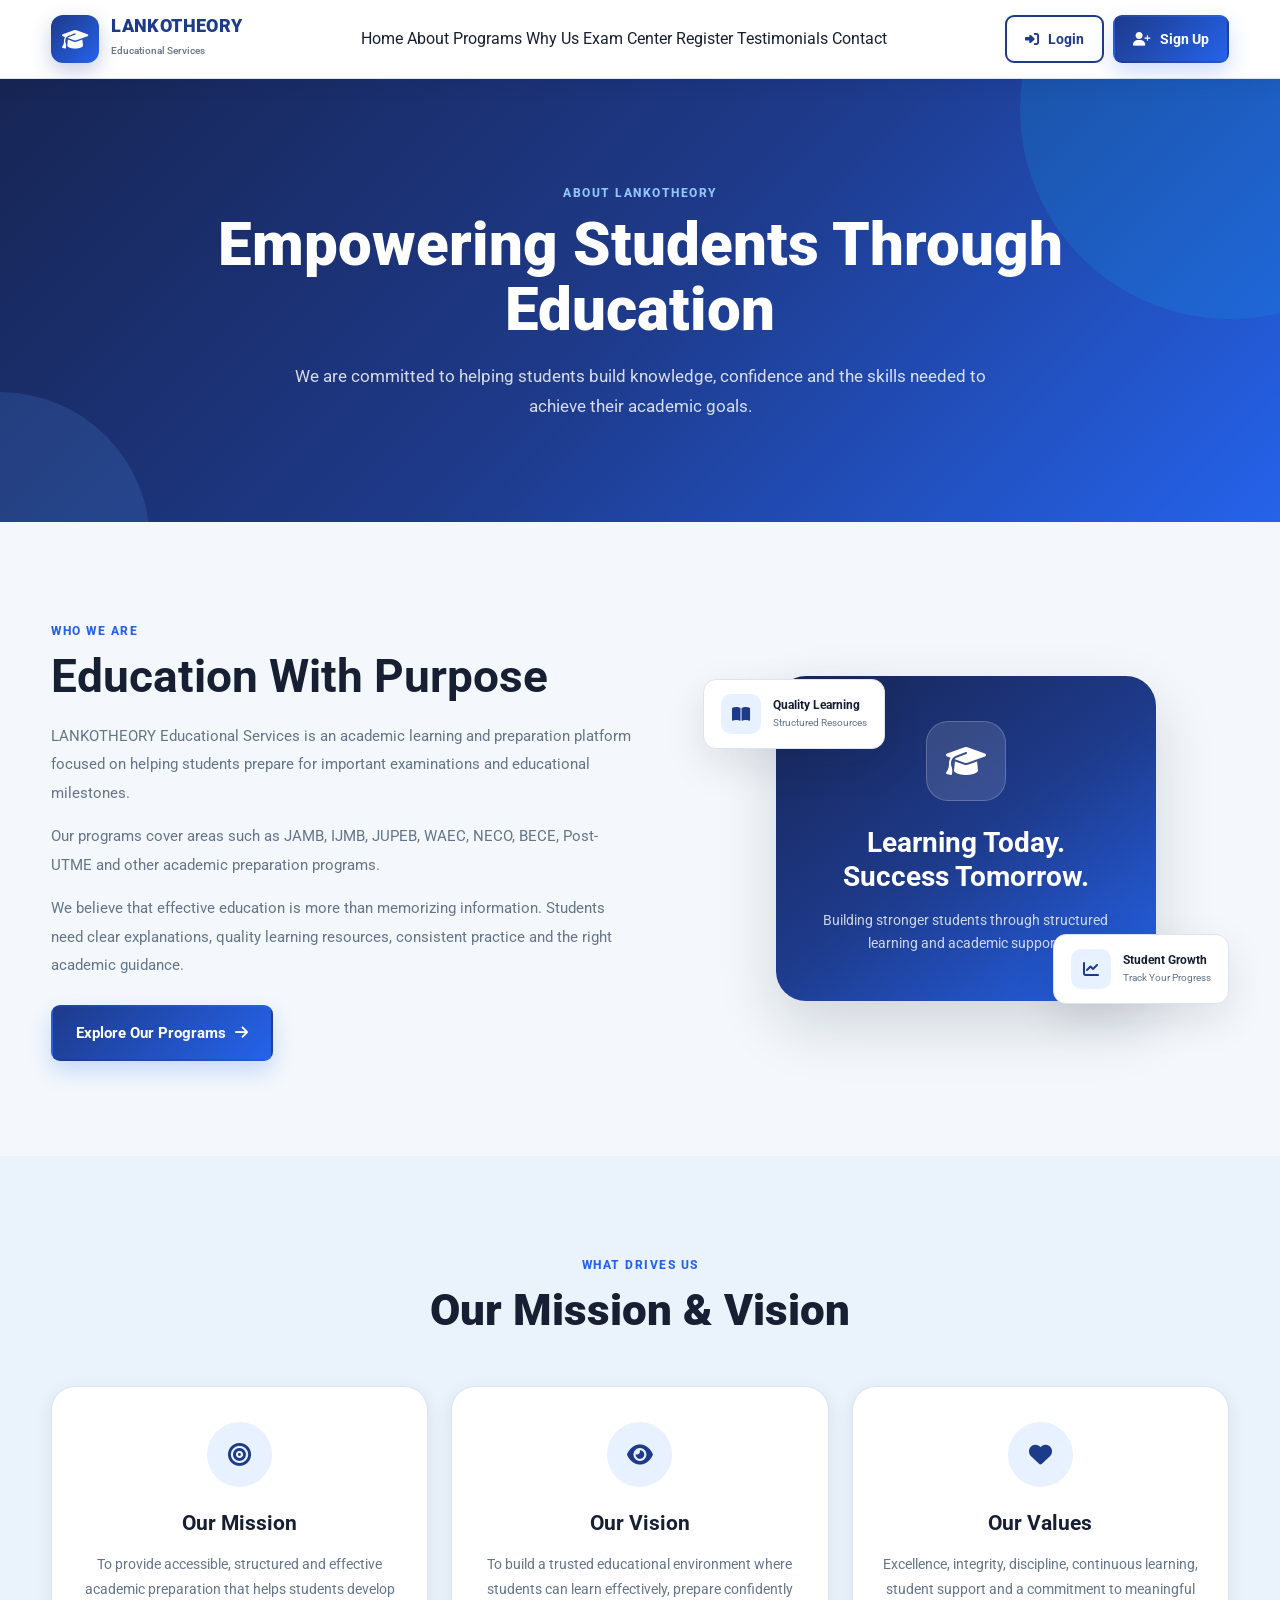
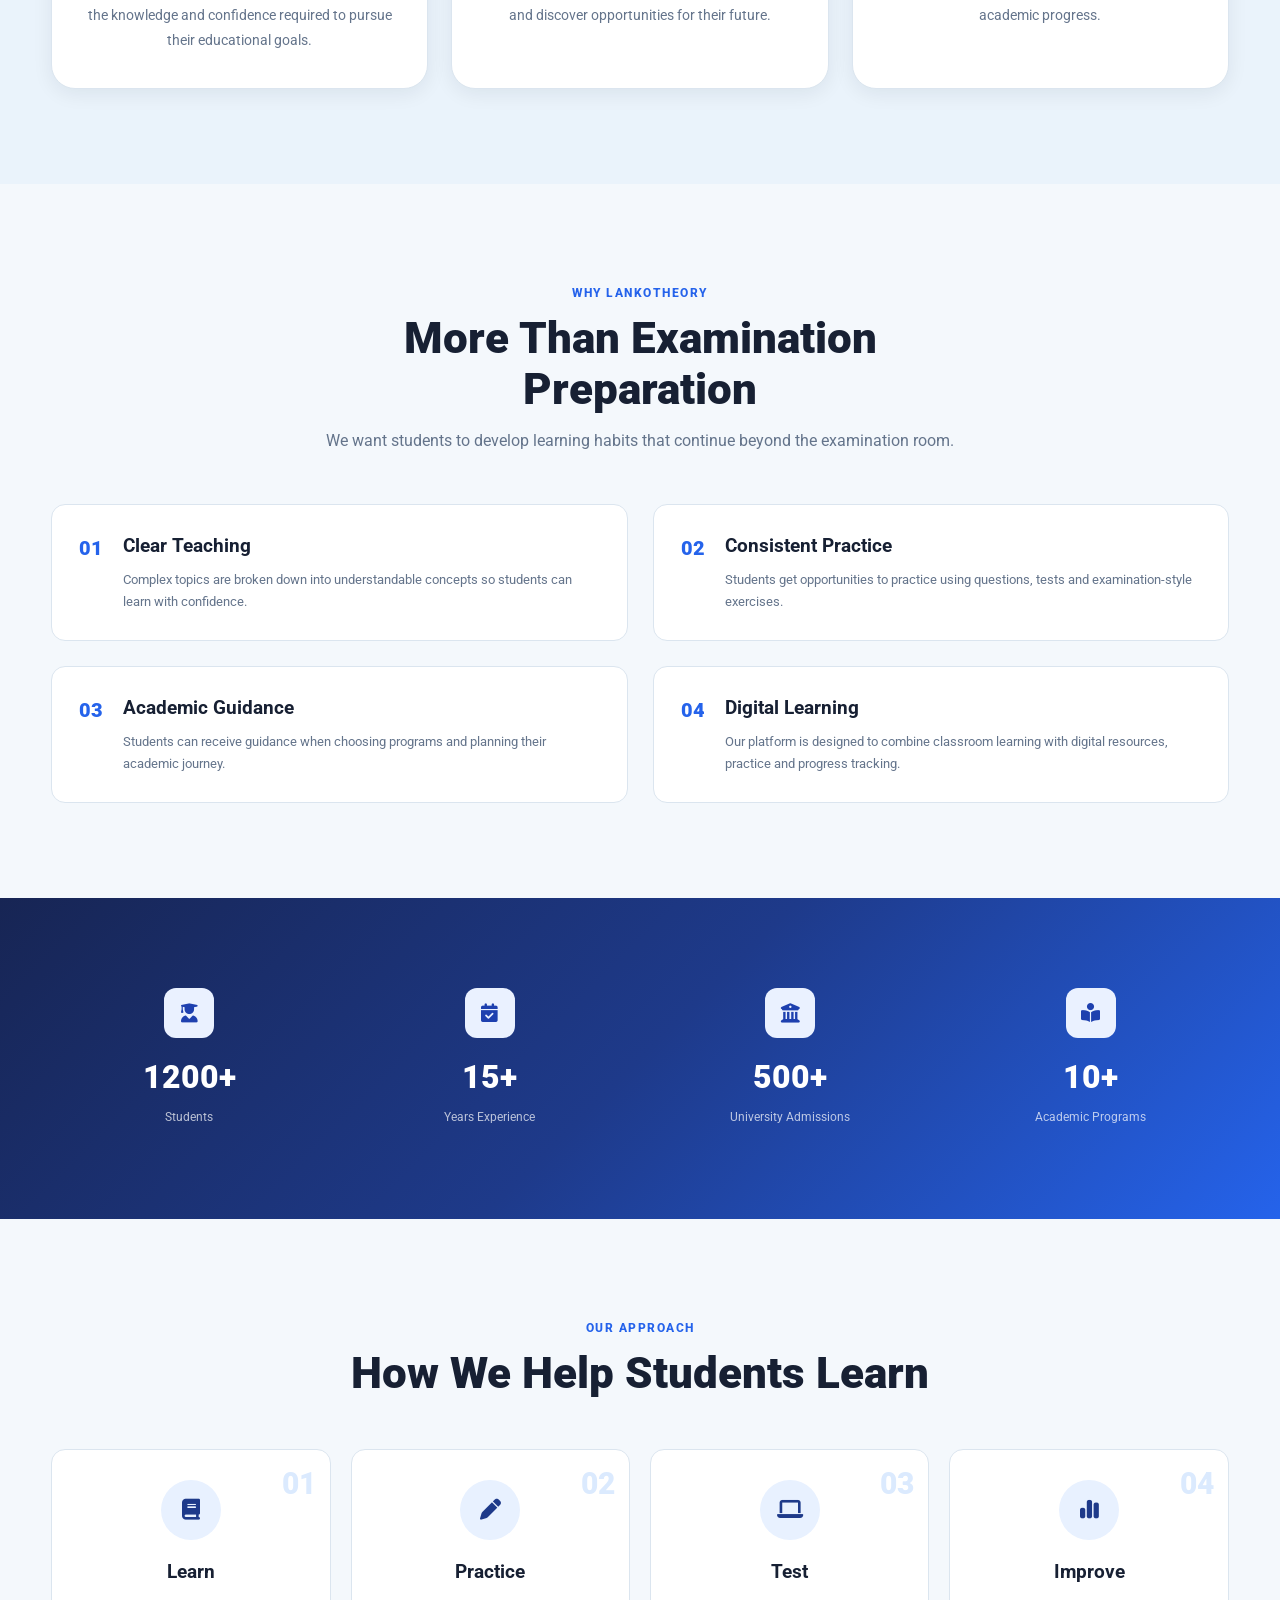
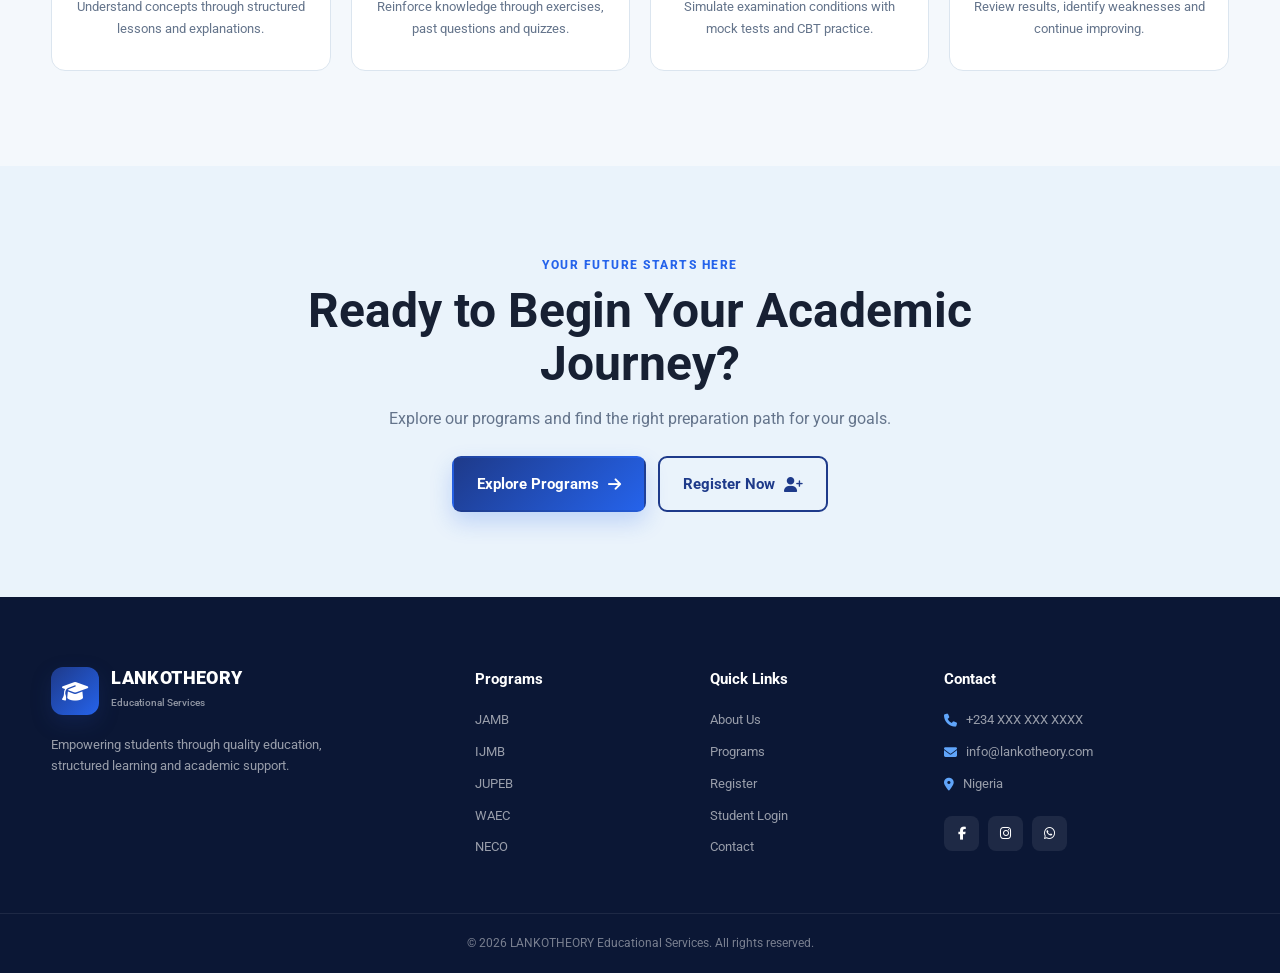
<file: about.html>
<!DOCTYPE html>
<html lang="en">
<head>
    <meta charset="UTF-8">
    <meta name="viewport" content="width=device-width, initial-scale=1.0">

    <title>About Us | LANKOTHEORY Educational Services</title>

    <meta
        name="description"
        content="Learn about LANKOTHEORY Educational Services, our mission, vision, values and commitment to student success."
    >

    <link rel="preconnect" href="https://fonts.googleapis.com">
    <link rel="preconnect" href="https://fonts.gstatic.com" crossorigin>

    <link
        href="https://fonts.googleapis.com/css2?family=Roboto:wght@300;400;500;600;700;800;900&display=swap"
        rel="stylesheet"
    >

    <link
        rel="stylesheet"
        href="https://cdnjs.cloudflare.com/ajax/libs/font-awesome/6.7.2/css/all.min.css"
    >

    <link rel="stylesheet" href="css/style.css">
</head>

<body>

    <!-- ================= HEADER ================= -->

    <header class="header">

        <div class="container header-container">

            <a href="index.html" class="logo">

                <div class="logo-icon">
                    <i class="fa-solid fa-graduation-cap"></i>
                </div>

                <div class="logo-text">
                    <h2>LANKOTHEORY</h2>
                    <span>Educational Services</span>
                </div>

            </a>


            <nav class="navbar">

                <a href="index.html">Home</a>
                <a href="about.html" class="active">About</a>
                <a href="programs.html">Programs</a>
                <a href="index.html#why-us">Why Us</a>
                <a href="index.html#exam-center">Exam Center</a>
                <a href="register.html">Register</a>
                <a href="index.html#testimonials">Testimonials</a>
                <a href="contact.html">Contact</a>

            </nav>


            <div class="header-buttons">

                <a href="login.html" class="btn btn-outline">
                    <i class="fa-solid fa-right-to-bracket"></i>
                    Login
                </a>

                <a href="register.html" class="btn btn-primary">
                    <i class="fa-solid fa-user-plus"></i>
                    Sign Up
                </a>

            </div>


            <button class="menu-toggle" id="menuToggle">
                <i class="fa-solid fa-bars"></i>
            </button>

        </div>

    </header>


    <!-- ================= PAGE HERO ================= -->

    <section class="page-hero">

        <div class="container">

            <span class="section-label">
                About LANKOTHEORY
            </span>

            <h1>
                Empowering Students Through Education
            </h1>

            <p>
                We are committed to helping students build knowledge,
                confidence and the skills needed to achieve their
                academic goals.
            </p>

        </div>

    </section>


    <main>


        <!-- ================= INTRODUCTION ================= -->

        <section class="section">

            <div class="container about-intro">

                <div class="about-text">

                    <span class="section-label">
                        Who We Are
                    </span>

                    <h2>
                        Education With Purpose
                    </h2>

                    <p>
                        LANKOTHEORY Educational Services is an academic
                        learning and preparation platform focused on
                        helping students prepare for important examinations
                        and educational milestones.
                    </p>

                    <p>
                        Our programs cover areas such as JAMB, IJMB, JUPEB,
                        WAEC, NECO, BECE, Post-UTME and other academic
                        preparation programs.
                    </p>

                    <p>
                        We believe that effective education is more than
                        memorizing information. Students need clear
                        explanations, quality learning resources,
                        consistent practice and the right academic guidance.
                    </p>

                    <a href="programs.html" class="btn btn-primary btn-large">
                        Explore Our Programs
                        <i class="fa-solid fa-arrow-right"></i>
                    </a>

                </div>


                <div class="about-visual">

                    <div class="about-main-card">

                        <div class="about-card-icon">
                            <i class="fa-solid fa-graduation-cap"></i>
                        </div>

                        <h3>
                            Learning Today.
                            Success Tomorrow.
                        </h3>

                        <p>
                            Building stronger students through
                            structured learning and academic support.
                        </p>

                    </div>


                    <div class="floating-card floating-card-one">

                        <i class="fa-solid fa-book-open"></i>

                        <div>
                            <strong>Quality Learning</strong>
                            <span>Structured Resources</span>
                        </div>

                    </div>


                    <div class="floating-card floating-card-two">

                        <i class="fa-solid fa-chart-line"></i>

                        <div>
                            <strong>Student Growth</strong>
                            <span>Track Your Progress</span>
                        </div>

                    </div>

                </div>

            </div>

        </section>


        <!-- ================= MISSION & VISION ================= -->

        <section class="section why-section">

            <div class="container">

                <div class="section-heading">

                    <span class="section-label">
                        What Drives Us
                    </span>

                    <h2>
                        Our Mission & Vision
                    </h2>

                </div>


                <div class="mission-grid">


                    <article class="mission-card">

                        <div class="mission-icon">
                            <i class="fa-solid fa-bullseye"></i>
                        </div>

                        <h3>
                            Our Mission
                        </h3>

                        <p>
                            To provide accessible, structured and
                            effective academic preparation that helps
                            students develop the knowledge and confidence
                            required to pursue their educational goals.
                        </p>

                    </article>


                    <article class="mission-card">

                        <div class="mission-icon">
                            <i class="fa-solid fa-eye"></i>
                        </div>

                        <h3>
                            Our Vision
                        </h3>

                        <p>
                            To build a trusted educational environment
                            where students can learn effectively,
                            prepare confidently and discover opportunities
                            for their future.
                        </p>

                    </article>


                    <article class="mission-card">

                        <div class="mission-icon">
                            <i class="fa-solid fa-heart"></i>
                        </div>

                        <h3>
                            Our Values
                        </h3>

                        <p>
                            Excellence, integrity, discipline,
                            continuous learning, student support and
                            a commitment to meaningful academic progress.
                        </p>

                    </article>

                </div>

            </div>

        </section>


        <!-- ================= WHY LANKOTHEORY ================= -->

        <section class="section">

            <div class="container">

                <div class="section-heading">

                    <span class="section-label">
                        Why LANKOTHEORY
                    </span>

                    <h2>
                        More Than Examination Preparation
                    </h2>

                    <p>
                        We want students to develop learning habits
                        that continue beyond the examination room.
                    </p>

                </div>


                <div class="about-features">


                    <div class="about-feature">

                        <div class="about-feature-number">
                            01
                        </div>

                        <div>

                            <h3>
                                Clear Teaching
                            </h3>

                            <p>
                                Complex topics are broken down into
                                understandable concepts so students
                                can learn with confidence.
                            </p>

                        </div>

                    </div>


                    <div class="about-feature">

                        <div class="about-feature-number">
                            02
                        </div>

                        <div>

                            <h3>
                                Consistent Practice
                            </h3>

                            <p>
                                Students get opportunities to practice
                                using questions, tests and examination-style
                                exercises.
                            </p>

                        </div>

                    </div>


                    <div class="about-feature">

                        <div class="about-feature-number">
                            03
                        </div>

                        <div>

                            <h3>
                                Academic Guidance
                            </h3>

                            <p>
                                Students can receive guidance when
                                choosing programs and planning their
                                academic journey.
                            </p>

                        </div>

                    </div>


                    <div class="about-feature">

                        <div class="about-feature-number">
                            04
                        </div>

                        <div>

                            <h3>
                                Digital Learning
                            </h3>

                            <p>
                                Our platform is designed to combine
                                classroom learning with digital resources,
                                practice and progress tracking.
                            </p>

                        </div>

                    </div>

                </div>

            </div>

        </section>


        <!-- ================= STATISTICS ================= -->

        <section class="stats-section">

            <div class="container stats-grid">

                <div class="stat-box">

                    <div class="stat-icon">
                        <i class="fa-solid fa-user-graduate"></i>
                    </div>

                    <strong>
                        1200+
                    </strong>

                    <span>
                        Students
                    </span>

                </div>


                <div class="stat-box">

                    <div class="stat-icon">
                        <i class="fa-solid fa-calendar-check"></i>
                    </div>

                    <strong>
                        15+
                    </strong>

                    <span>
                        Years Experience
                    </span>

                </div>


                <div class="stat-box">

                    <div class="stat-icon">
                        <i class="fa-solid fa-building-columns"></i>
                    </div>

                    <strong>
                        500+
                    </strong>

                    <span>
                        University Admissions
                    </span>

                </div>


                <div class="stat-box">

                    <div class="stat-icon">
                        <i class="fa-solid fa-book-open-reader"></i>
                    </div>

                    <strong>
                        10+
                    </strong>

                    <span>
                        Academic Programs
                    </span>

                </div>

            </div>

        </section>


        <!-- ================= LEARNING APPROACH ================= -->

        <section class="section">

            <div class="container">

                <div class="section-heading">

                    <span class="section-label">
                        Our Approach
                    </span>

                    <h2>
                        How We Help Students Learn
                    </h2>

                </div>


                <div class="approach-grid">


                    <div class="approach-card">

                        <span>
                            01
                        </span>

                        <i class="fa-solid fa-book"></i>

                        <h3>
                            Learn
                        </h3>

                        <p>
                            Understand concepts through structured
                            lessons and explanations.
                        </p>

                    </div>


                    <div class="approach-card">

                        <span>
                            02
                        </span>

                        <i class="fa-solid fa-pen"></i>

                        <h3>
                            Practice
                        </h3>

                        <p>
                            Reinforce knowledge through exercises,
                            past questions and quizzes.
                        </p>

                    </div>


                    <div class="approach-card">

                        <span>
                            03
                        </span>

                        <i class="fa-solid fa-laptop"></i>

                        <h3>
                            Test
                        </h3>

                        <p>
                            Simulate examination conditions with
                            mock tests and CBT practice.
                        </p>

                    </div>


                    <div class="approach-card">

                        <span>
                            04
                        </span>

                        <i class="fa-solid fa-chart-simple"></i>

                        <h3>
                            Improve
                        </h3>

                        <p>
                            Review results, identify weaknesses
                            and continue improving.
                        </p>

                    </div>

                </div>

            </div>

        </section>


        <!-- ================= CTA ================= -->

        <section class="cta-section">

            <div class="container">

                <div class="cta-content">

                    <span class="section-label">
                        Your Future Starts Here
                    </span>

                    <h2>
                        Ready to Begin Your Academic Journey?
                    </h2>

                    <p>
                        Explore our programs and find the right
                        preparation path for your goals.
                    </p>

                    <div class="cta-buttons">

                        <a
                            href="programs.html"
                            class="btn btn-primary btn-large"
                        >
                            Explore Programs
                            <i class="fa-solid fa-arrow-right"></i>
                        </a>

                        <a
                            href="register.html"
                            class="btn btn-outline btn-large"
                        >
                            Register Now
                            <i class="fa-solid fa-user-plus"></i>
                        </a>

                    </div>

                </div>

            </div>

        </section>

    </main>


    <!-- ================= FOOTER ================= -->

    <footer class="footer">

        <div class="container footer-grid">

            <div class="footer-brand">

                <a href="index.html" class="logo footer-logo">

                    <div class="logo-icon">
                        <i class="fa-solid fa-graduation-cap"></i>
                    </div>

                    <div class="logo-text">
                        <h2>LANKOTHEORY</h2>
                        <span>Educational Services</span>
                    </div>

                </a>

                <p>
                    Empowering students through quality education,
                    structured learning and academic support.
                </p>

            </div>


            <div class="footer-column">

                <h3>Programs</h3>

                <a href="programs.html">JAMB</a>
                <a href="programs.html">IJMB</a>
                <a href="programs.html">JUPEB</a>
                <a href="programs.html">WAEC</a>
                <a href="programs.html">NECO</a>

            </div>


            <div class="footer-column">

                <h3>Quick Links</h3>

                <a href="about.html">About Us</a>
                <a href="programs.html">Programs</a>
                <a href="register.html">Register</a>
                <a href="login.html">Student Login</a>
                <a href="contact.html">Contact</a>

            </div>


            <div class="footer-column">

                <h3>Contact</h3>

                <p>
                    <i class="fa-solid fa-phone"></i>
                    +234 XXX XXX XXXX
                </p>

                <p>
                    <i class="fa-solid fa-envelope"></i>
                    info@lankotheory.com
                </p>

                <p>
                    <i class="fa-solid fa-location-dot"></i>
                    Nigeria
                </p>

                <div class="social-links">

                    <a href="#" aria-label="Facebook">
                        <i class="fa-brands fa-facebook-f"></i>
                    </a>

                    <a href="#" aria-label="Instagram">
                        <i class="fa-brands fa-instagram"></i>
                    </a>

                    <a href="#" aria-label="WhatsApp">
                        <i class="fa-brands fa-whatsapp"></i>
                    </a>

                </div>

            </div>

        </div>


        <div class="footer-bottom">

            <div class="container">

                <p>
                    © 2026 LANKOTHEORY Educational Services.
                    All rights reserved.
                </p>

            </div>

        </div>

    </footer>


    <script src="js/script.js"></script>

</body>
</html>
</file>
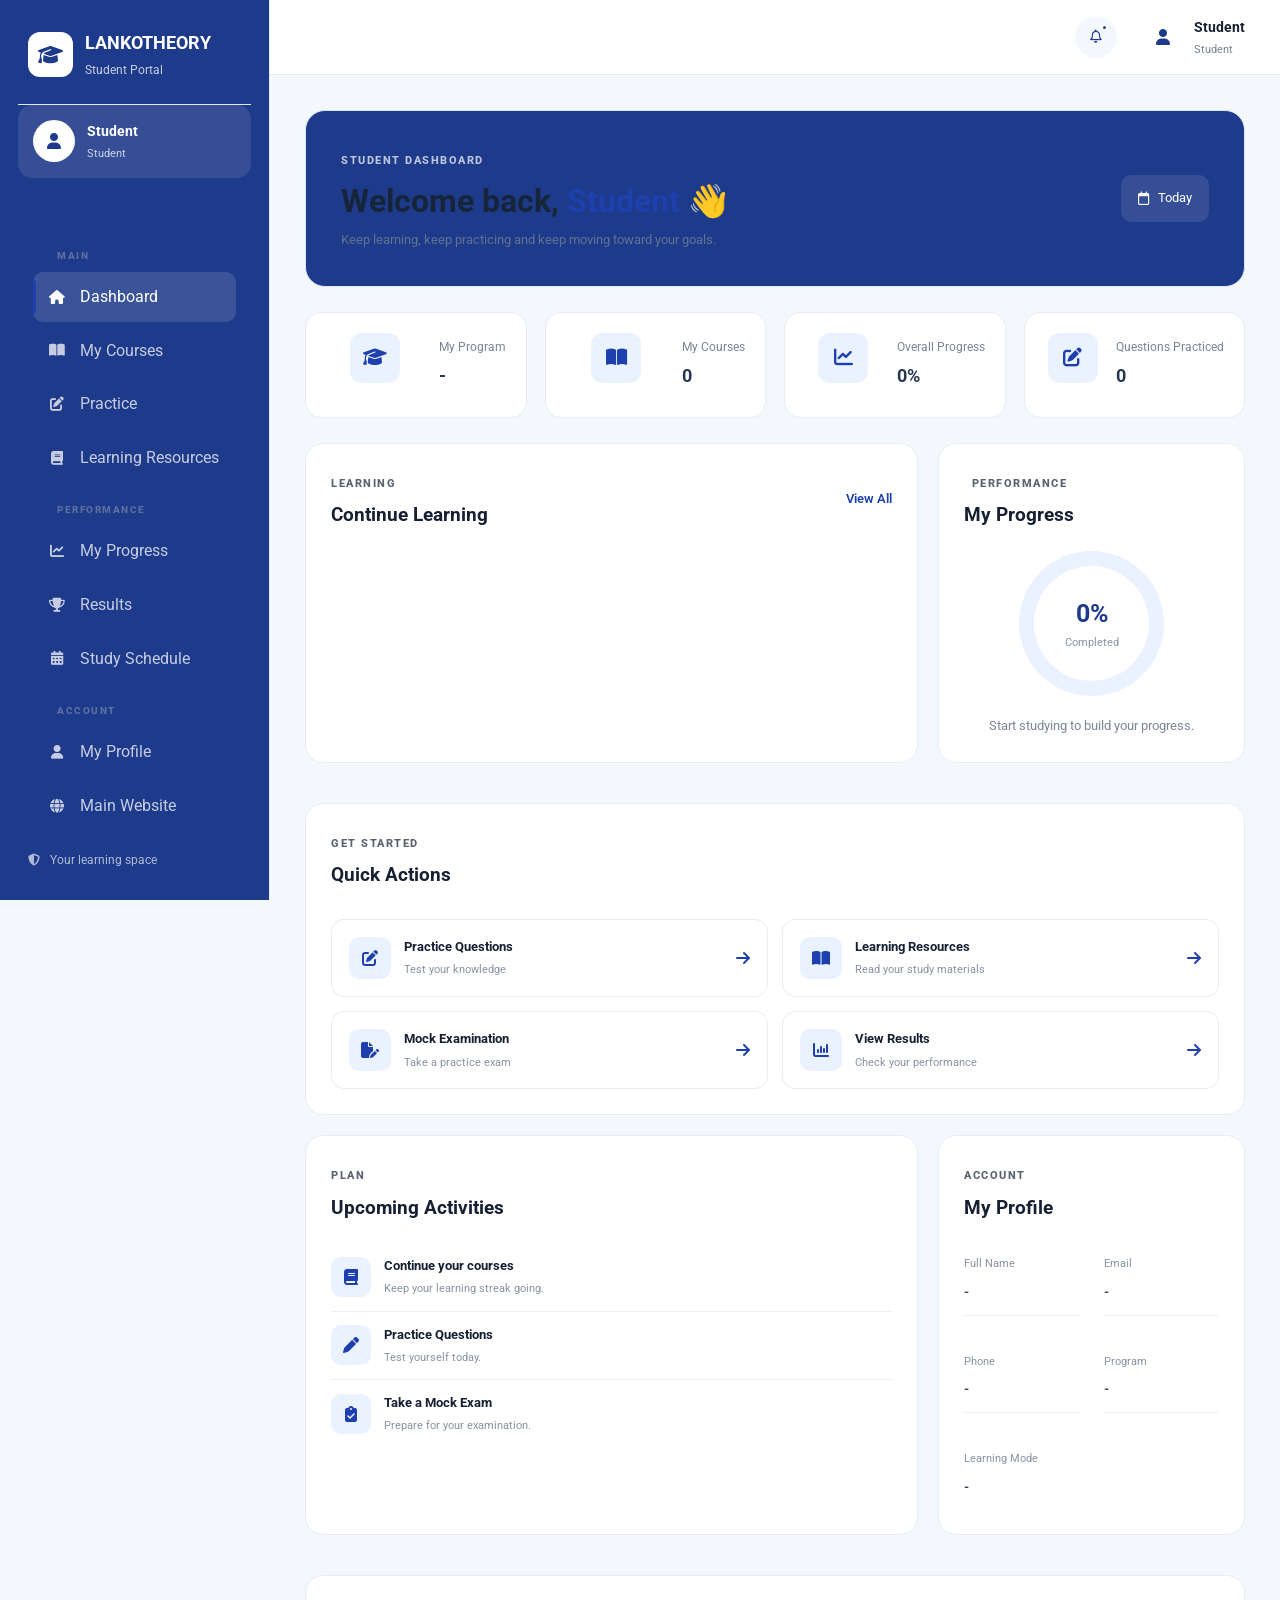
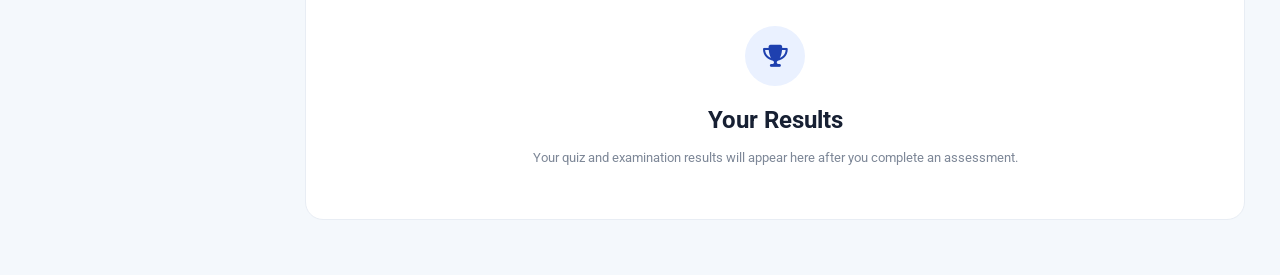
<file: dashboard.html>
<!DOCTYPE html>
<html lang="en">

<head>

    <meta charset="UTF-8">

    <meta
        name="viewport"
        content="width=device-width, initial-scale=1.0"
    >

    <title>Student Dashboard | LANKOTHEORY</title>

    <meta
        name="description"
        content="LANKOTHEORY Student Dashboard"
    >

    <link
        rel="preconnect"
        href="https://fonts.googleapis.com"
    >

    <link
        rel="preconnect"
        href="https://fonts.gstatic.com"
        crossorigin
    >

    <link
        href="https://fonts.googleapis.com/css2?family=Roboto:wght@300;400;500;600;700;800;900&display=swap"
        rel="stylesheet"
    >

    <link
        rel="stylesheet"
        href="https://cdnjs.cloudflare.com/ajax/libs/font-awesome/6.7.2/css/all.min.css"
    >

    <link
        rel="stylesheet"
        href="css/style.css"
    >

</head>


<body class="dashboard-page">


    <!-- =========================================
         SIDEBAR
    ========================================== -->

    <aside class="dashboard-sidebar" id="dashboardSidebar">


        <!-- LOGO -->

        <a
            href="index.html"
            class="dashboard-logo"
        >

            <div class="dashboard-logo-icon">

                <i class="fa-solid fa-graduation-cap"></i>

            </div>

            <div>

                <strong>
                    LANKOTHEORY
                </strong>

                <span>
                    Student Portal
                </span>

            </div>

        </a>


        <!-- STUDENT MINI PROFILE -->

        <div class="sidebar-student">

            <div class="student-avatar">

                <i class="fa-solid fa-user"></i>

            </div>

            <div>

                <strong id="sidebarStudentName">
                    Student
                </strong>

                <span id="sidebarStudentProgram">
                    Student
                </span>

            </div>

        </div>


        <!-- NAVIGATION -->

        <nav class="dashboard-nav">

            <p class="dashboard-nav-title">
                MAIN
            </p>

            <a
                href="#"
                class="dashboard-nav-link active"
            >

                <i class="fa-solid fa-house"></i>

                <span>
                    Dashboard
                </span>

            </a>


            <a
                href="#courses"
                class="dashboard-nav-link"
            >

                <i class="fa-solid fa-book-open"></i>

                <span>
                    My Courses
                </span>

            </a>


            <a
                href="#practice"
                class="dashboard-nav-link"
            >

                <i class="fa-solid fa-pen-to-square"></i>

                <span>
                    Practice
                </span>

            </a>


            <a
                href="#resources"
                class="dashboard-nav-link"
            >

                <i class="fa-solid fa-book"></i>

                <span>
                    Learning Resources
                </span>

            </a>


            <p class="dashboard-nav-title">
                PERFORMANCE
            </p>


            <a
                href="#progress"
                class="dashboard-nav-link"
            >

                <i class="fa-solid fa-chart-line"></i>

                <span>
                    My Progress
                </span>

            </a>


            <a
                href="#results"
                class="dashboard-nav-link"
            >

                <i class="fa-solid fa-trophy"></i>

                <span>
                    Results
                </span>

            </a>


            <a
                href="#schedule"
                class="dashboard-nav-link"
            >

                <i class="fa-solid fa-calendar-days"></i>

                <span>
                    Study Schedule
                </span>

            </a>


            <p class="dashboard-nav-title">
                ACCOUNT
            </p>


            <a
                href="#profile"
                class="dashboard-nav-link"
            >

                <i class="fa-solid fa-user"></i>

                <span>
                    My Profile
                </span>

            </a>


            <a
                href="index.html"
                class="dashboard-nav-link"
            >

                <i class="fa-solid fa-globe"></i>

                <span>
                    Main Website
                </span>

            </a>


            <button
                type="button"
                class="dashboard-nav-link logout-button"
                id="logoutButton"
            >

                <i class="fa-solid fa-right-from-bracket"></i>

                <span>
                    Logout
                </span>

            </button>

        </nav>


        <!-- SIDEBAR FOOTER -->

        <div class="sidebar-footer">

            <i class="fa-solid fa-shield-halved"></i>

            <span>
                Your learning space
            </span>

        </div>

    </aside>



    <!-- =========================================
         MAIN DASHBOARD
    ========================================== -->

    <main class="dashboard-main">


        <!-- TOP BAR -->

        <header class="dashboard-topbar">

            <button
                type="button"
                class="dashboard-menu"
                id="dashboardMenu"
            >

                <i class="fa-solid fa-bars"></i>

            </button>


            <div class="dashboard-topbar-right">


                <!-- NOTIFICATION -->

                <button
                    type="button"
                    class="dashboard-icon-button"
                    aria-label="Notifications"
                >

                    <i class="fa-regular fa-bell"></i>

                    <span class="notification-dot"></span>

                </button>


                <!-- PROFILE -->

                <div class="dashboard-user">

                    <div class="dashboard-user-avatar">

                        <i class="fa-solid fa-user"></i>

                    </div>

                    <div>

                        <strong id="topStudentName">
                            Student
                        </strong>

                        <span>
                            Student
                        </span>

                    </div>

                </div>

            </div>

        </header>



        <!-- CONTENT -->

        <div class="dashboard-content">


            <!-- =================================
                 WELCOME
            ================================== -->

            <section class="dashboard-welcome">


                <div>

                    <span class="dashboard-label">
                        STUDENT DASHBOARD
                    </span>

                    <h1>

                        Welcome back,
                        <span id="welcomeStudentName">
                            Student
                        </span> 👋

                    </h1>

                    <p>

                        Keep learning, keep practicing
                        and keep moving toward your goals.

                    </p>

                </div>


                <div class="welcome-date">

                    <i class="fa-regular fa-calendar"></i>

                    <span id="currentDate">
                        Today
                    </span>

                </div>

            </section>



            <!-- =================================
                 STAT CARDS
            ================================== -->

            <section class="dashboard-stats">


                <!-- PROGRAM -->

                <div class="dashboard-stat-card">

                    <div class="stat-icon">

                        <i class="fa-solid fa-graduation-cap"></i>

                    </div>

                    <div>

                        <span>
                            My Program
                        </span>

                        <strong id="studentProgram">
                            -
                        </strong>

                    </div>

                </div>


                <!-- COURSES -->

                <div class="dashboard-stat-card">

                    <div class="stat-icon">

                        <i class="fa-solid fa-book-open"></i>

                    </div>

                    <div>

                        <span>
                            My Courses
                        </span>

                        <strong id="courseCount">
                            0
                        </strong>

                    </div>

                </div>


                <!-- PROGRESS -->

                <div class="dashboard-stat-card">

                    <div class="stat-icon">

                        <i class="fa-solid fa-chart-line"></i>

                    </div>

                    <div>

                        <span>
                            Overall Progress
                        </span>

                        <strong>
                            0%
                        </strong>

                    </div>

                </div>


                <!-- PRACTICE -->

                <div class="dashboard-stat-card">

                    <div class="stat-icon">

                        <i class="fa-solid fa-pen-to-square"></i>

                    </div>

                    <div>

                        <span>
                            Questions Practiced
                        </span>

                        <strong>
                            0
                        </strong>

                    </div>

                </div>


            </section>



            <!-- =================================
                 DASHBOARD GRID
            ================================== -->

            <section class="dashboard-grid">


                <!-- CONTINUE LEARNING -->

                <div
                    class="dashboard-panel continue-panel"
                    id="courses"
                >

                    <div class="panel-header">

                        <div>

                            <span class="panel-label">
                                LEARNING
                            </span>

                            <h2>
                                Continue Learning
                            </h2>

                        </div>

                        <a href="#courses">
                            View All
                        </a>

                    </div>


                    <div
                        class="course-list"
                        id="courseList"
                    >

                        <!-- COURSES WILL BE LOADED HERE -->

                    </div>

                </div>



                <!-- PROGRESS -->

                <div
                    class="dashboard-panel progress-panel"
                    id="progress"
                >

                    <div class="panel-header">

                        <div>

                            <span class="panel-label">
                                PERFORMANCE
                            </span>

                            <h2>
                                My Progress
                            </h2>

                        </div>

                    </div>


                    <div class="progress-circle">

                        <div>

                            <strong>
                                0%
                            </strong>

                            <span>
                                Completed
                            </span>

                        </div>

                    </div>


                    <p class="progress-message">

                        Start studying to build
                        your progress.

                    </p>

                </div>



            </section>



            <!-- =================================
                 QUICK ACTIONS
            ================================== -->

            <section
                class="dashboard-panel quick-actions"
                id="practice"
            >

                <div class="panel-header">

                    <div>

                        <span class="panel-label">
                            GET STARTED
                        </span>

                        <h2>
                            Quick Actions
                        </h2>

                    </div>

                </div>


                <div class="action-grid">


                    <a
                        href="#"
                        class="dashboard-action"
                    >

                        <div class="action-icon">

                            <i class="fa-solid fa-pen-to-square"></i>

                        </div>

                        <div>

                            <strong>
                                Practice Questions
                            </strong>

                            <span>
                                Test your knowledge
                            </span>

                        </div>

                        <i class="fa-solid fa-arrow-right"></i>

                    </a>


                    <a
                        href="#"
                        class="dashboard-action"
                        id="resources"
                    >

                        <div class="action-icon">

                            <i class="fa-solid fa-book-open"></i>

                        </div>

                        <div>

                            <strong>
                                Learning Resources
                            </strong>

                            <span>
                                Read your study materials
                            </span>

                        </div>

                        <i class="fa-solid fa-arrow-right"></i>

                    </a>


                    <a
                        href="#"
                        class="dashboard-action"
                    >

                        <div class="action-icon">

                            <i class="fa-solid fa-file-pen"></i>

                        </div>

                        <div>

                            <strong>
                                Mock Examination
                            </strong>

                            <span>
                                Take a practice exam
                            </span>

                        </div>

                        <i class="fa-solid fa-arrow-right"></i>

                    </a>


                    <a
                        href="#"
                        class="dashboard-action"
                    >

                        <div class="action-icon">

                            <i class="fa-solid fa-chart-column"></i>

                        </div>

                        <div>

                            <strong>
                                View Results
                            </strong>

                            <span>
                                Check your performance
                            </span>

                        </div>

                        <i class="fa-solid fa-arrow-right"></i>

                    </a>


                </div>

            </section>



            <!-- =================================
                 BOTTOM GRID
            ================================== -->

            <section class="dashboard-grid bottom-grid">


                <!-- SCHEDULE -->

                <div
                    class="dashboard-panel"
                    id="schedule"
                >

                    <div class="panel-header">

                        <div>

                            <span class="panel-label">
                                PLAN
                            </span>

                            <h2>
                                Upcoming Activities
                            </h2>

                        </div>

                    </div>


                    <div class="activity-list">


                        <div class="activity-item">

                            <div class="activity-icon">

                                <i class="fa-solid fa-book"></i>

                            </div>

                            <div>

                                <strong>
                                    Continue your courses
                                </strong>

                                <span>
                                    Keep your learning streak going.
                                </span>

                            </div>

                        </div>


                        <div class="activity-item">

                            <div class="activity-icon">

                                <i class="fa-solid fa-pen"></i>

                            </div>

                            <div>

                                <strong>
                                    Practice Questions
                                </strong>

                                <span>
                                    Test yourself today.
                                </span>

                            </div>

                        </div>


                        <div class="activity-item">

                            <div class="activity-icon">

                                <i class="fa-solid fa-clipboard-check"></i>

                            </div>

                            <div>

                                <strong>
                                    Take a Mock Exam
                                </strong>

                                <span>
                                    Prepare for your examination.
                                </span>

                            </div>

                        </div>


                    </div>

                </div>



                <!-- PROFILE -->

                <div
                    class="dashboard-panel"
                    id="profile"
                >

                    <div class="panel-header">

                        <div>

                            <span class="panel-label">
                                ACCOUNT
                            </span>

                            <h2>
                                My Profile
                            </h2>

                        </div>

                    </div>


                    <div class="profile-details">


                        <div>

                            <span>
                                Full Name
                            </span>

                            <strong id="profileName">
                                -
                            </strong>

                        </div>


                        <div>

                            <span>
                                Email
                            </span>

                            <strong id="profileEmail">
                                -
                            </strong>

                        </div>


                        <div>

                            <span>
                                Phone
                            </span>

                            <strong id="profilePhone">
                                -
                            </strong>

                        </div>


                        <div>

                            <span>
                                Program
                            </span>

                            <strong id="profileProgram">
                                -
                            </strong>

                        </div>


                        <div>

                            <span>
                                Learning Mode
                            </span>

                            <strong id="profileLearningMode">
                                -
                            </strong>

                        </div>


                    </div>

                </div>


            </section>



            <!-- RESULTS -->

            <section
                class="dashboard-panel"
                id="results"
            >

                <div class="empty-results">

                    <div class="empty-results-icon">

                        <i class="fa-solid fa-trophy"></i>

                    </div>

                    <h2>
                        Your Results
                    </h2>

                    <p>
                        Your quiz and examination results
                        will appear here after you complete
                        an assessment.
                    </p>

                </div>

            </section>


        </div>

    </main>



    <!-- =========================================
         DASHBOARD JAVASCRIPT
    ========================================== -->

    <script>

        document.addEventListener(
            "DOMContentLoaded",
            function () {


                /* ==============================
                   CHECK LOGIN
                ============================== */

                const loggedIn =
                    localStorage.getItem(
                        "lankotheoryLoggedIn"
                    );


                if (loggedIn !== "true") {

                    window.location.href =
                        "login.html";

                    return;

                }


                /* ==============================
                   GET STUDENT
                ============================== */

                const savedStudent =
                    localStorage.getItem(
                        "lankotheoryCurrentUser"
                    );


                if (!savedStudent) {

                    window.location.href =
                        "login.html";

                    return;

                }


                const student =
                    JSON.parse(savedStudent);


                /* ==============================
                   STUDENT INFORMATION
                ============================== */

                const firstName =
                    student.fullName
                        ? student.fullName.split(" ")[0]
                        : "Student";


                document.getElementById(
                    "welcomeStudentName"
                ).textContent = firstName;


                document.getElementById(
                    "topStudentName"
                ).textContent =
                    student.fullName || "Student";


                document.getElementById(
                    "sidebarStudentName"
                ).textContent =
                    student.fullName || "Student";


                document.getElementById(
                    "sidebarStudentProgram"
                ).textContent =
                    student.program || "Student";


                document.getElementById(
                    "studentProgram"
                ).textContent =
                    student.program || "-";


                /* PROFILE */

                document.getElementById(
                    "profileName"
                ).textContent =
                    student.fullName || "-";


                document.getElementById(
                    "profileEmail"
                ).textContent =
                    student.email || "-";


                document.getElementById(
                    "profilePhone"
                ).textContent =
                    student.phone || "-";


                document.getElementById(
                    "profileProgram"
                ).textContent =
                    student.program || "-";


                document.getElementById(
                    "profileLearningMode"
                ).textContent =
                    student.learningMode || "-";


                /* ==============================
                   DATE
                ============================== */

                const date =
                    new Date();


                document.getElementById(
                    "currentDate"
                ).textContent =
                    date.toLocaleDateString(
                        "en-NG",
                        {
                            weekday: "long",
                            year: "numeric",
                            month: "long",
                            day: "numeric"
                        }
                    );


                /* ==============================
                   COURSES
                ============================== */

                const programCourses = {

                    "JAMB": [
                        "Use of English",
                        "Mathematics",
                        "Physics",
                        "Chemistry"
                    ],

                    "IJMB": [
                        "Mathematics",
                        "Physics",
                        "Chemistry",
                        "Biology"
                    ],

                    "JUPEB": [
                        "Mathematics",
                        "Physics",
                        "Chemistry",
                        "Biology"
                    ],

                    "WAEC": [
                        "Mathematics",
                        "English Language",
                        "Physics",
                        "Chemistry",
                        "Biology"
                    ],

                    "NECO": [
                        "Mathematics",
                        "English Language",
                        "Physics",
                        "Chemistry",
                        "Biology"
                    ],

                    "BECE": [
                        "Mathematics",
                        "English Language",
                        "Basic Science",
                        "Basic Technology"
                    ]

                };


                const courses =
                    programCourses[
                        student.program
                    ] || [
                        "General Studies"
                    ];


                document.getElementById(
                    "courseCount"
                ).textContent =
                    courses.length;


                const courseList =
                    document.getElementById(
                        "courseList"
                    );


             <button
    type="button"
    class="course-button"
    onclick="openCourse('${student.program}', '${course}')"
>
    Continue
    <i class="fa-solid fa-arrow-right"></i>
</button>

                if (typeof updateDashboardLearning === "function") {
    updateDashboardLearning();
}


                        const courseItem =
                            document.createElement(
                                "div"
                            );


                        courseItem.className =
                            "course-item";


                        courseItem.innerHTML = `

                            <div class="course-icon">

                                <i class="fa-solid fa-book-open"></i>

                            </div>

                            <div class="course-information">

                                <strong>
                                    ${course}
                                </strong>

                                <span>
                                    Start learning this course
                                </span>

                            </div>

                            <button
                                type="button"
                                class="course-button"
                            >
                                Continue
                                <i class="fa-solid fa-arrow-right"></i>
                            </button>

                        `;


                        courseList.appendChild(
                            courseItem
                        );

                    }
                );


                /* ==============================
                   LOGOUT
                ============================== */

                const logoutButton =
                    document.getElementById(
                        "logoutButton"
                    );


                logoutButton.addEventListener(
                    "click",
                    function () {


                        localStorage.removeItem(
                            "lankotheoryLoggedIn"
                        );


                        localStorage.removeItem(
                            "lankotheoryCurrentUser"
                        );


                        window.location.href =
                            "login.html";

                    }
                );


                /* ==============================
                   MOBILE SIDEBAR
                ============================== */

                const menu =
                    document.getElementById(
                        "dashboardMenu"
                    );


                const sidebar =
                    document.getElementById(
                        "dashboardSidebar"
                    );

 
                menu.addEventListener(
                    "click",
                    function () {

                        sidebar.classList.toggle(
                            "show"
                        );

                    }
                );


            }
        );

    </script>

    <script src="js/learning.js"></script>

</body>

</html>
</file>
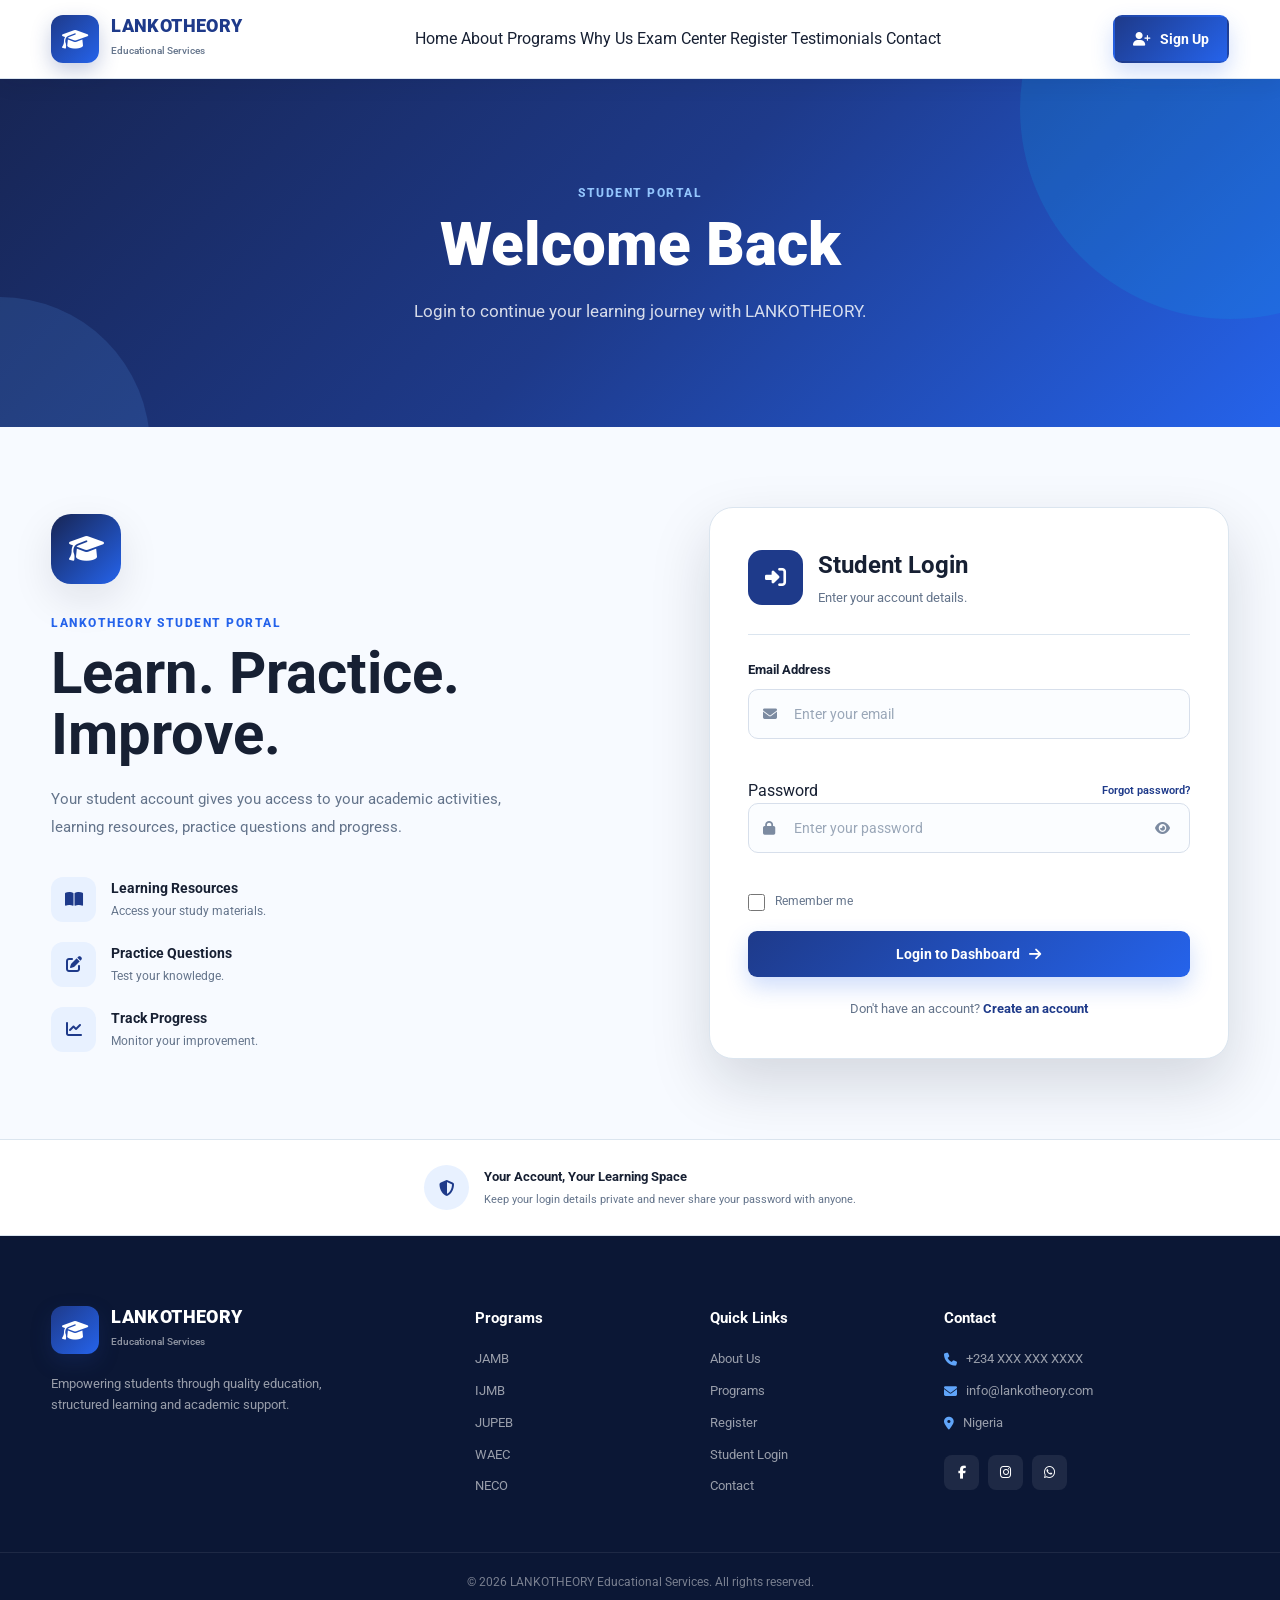
<file: learning.html>
<!DOCTYPE html>

<html lang="en">

<head>

```
<meta charset="UTF-8">

<meta
    name="viewport"
    content="width=device-width, initial-scale=1.0"
>

<title>Learning | LANKOTHEORY</title>

<link
    href="https://fonts.googleapis.com/css2?family=Roboto:wght@300;400;500;600;700;800;900&display=swap"
    rel="stylesheet"
>

<link
    rel="stylesheet"
    href="https://cdnjs.cloudflare.com/ajax/libs/font-awesome/6.7.2/css/all.min.css"
>

<style>

    * {
        box-sizing: border-box;
        margin: 0;
        padding: 0;
    }

    body {
        font-family: "Roboto", sans-serif;
        background: #f5f7fb;
        color: #172033;
        min-height: 100vh;
    }

    .learning-header {
        background: #1e3a8a;
        color: white;
        padding: 18px 6%;
        display: flex;
        align-items: center;
        justify-content: space-between;
        gap: 20px;
        position: sticky;
        top: 0;
        z-index: 20;
    }

    .learning-brand {
        display: flex;
        align-items: center;
        gap: 12px;
    }

    .learning-brand i {
        font-size: 28px;
    }

    .learning-brand strong {
        font-size: 20px;
    }

    .learning-back {
        color: white;
        text-decoration: none;
        border: 1px solid rgba(255,255,255,.35);
        padding: 10px 16px;
        border-radius: 10px;
    }

    .learning-container {
        width: min(1000px, 92%);
        margin: 35px auto;
    }

    .lesson-top {
        background: white;
        border-radius: 20px;
        padding: 30px;
        box-shadow: 0 10px 30px rgba(0,0,0,.06);
    }

    .lesson-label {
        color: #2563eb;
        font-size: 13px;
        font-weight: 800;
        letter-spacing: 1px;
    }

    .lesson-top h1 {
        margin: 10px 0;
        font-size: clamp(28px, 5vw, 42px);
    }

    .lesson-top p {
        color: #64748b;
    }

    .lesson-progress-box {
        margin-top: 25px;
    }

    .lesson-progress-bar {
        height: 12px;
        background: #e5e7eb;
        border-radius: 20px;
        overflow: hidden;
    }

    .lesson-progress-fill {
        height: 100%;
        background: #2563eb;
        width: 0;
        transition: width .4s ease;
    }

    .lesson-progress-text {
        display: flex;
        justify-content: space-between;
        margin-top: 8px;
        color: #64748b;
        font-size: 14px;
    }

    .lesson-card {
        background: white;
        border-radius: 20px;
        padding: 35px;
        margin-top: 25px;
        box-shadow: 0 10px 30px rgba(0,0,0,.06);
    }

    .lesson-card h2 {
        font-size: 28px;
        margin-bottom: 20px;
    }

    .lesson-points {
        display: grid;
        gap: 15px;
        margin-bottom: 30px;
    }

    .lesson-point {
        background: #eff6ff;
        border-left: 5px solid #2563eb;
        padding: 18px;
        border-radius: 10px;
        line-height: 1.6;
    }

    .quiz-box {
        margin-top: 30px;
        padding-top: 30px;
        border-top: 1px solid #e5e7eb;
    }

    .quiz-question {
        margin-bottom: 25px;
    }

    .quiz-question h3 {
        margin-bottom: 15px;
        font-size: 19px;
    }

    .quiz-option {
        width: 100%;
        text-align: left;
        padding: 15px 18px;
        border: 2px solid #e5e7eb;
        background: white;
        border-radius: 12px;
        cursor: pointer;
        margin-top: 10px;
        font-size: 16px;
        transition: .2s;
    }

    .quiz-option:hover {
        border-color: #2563eb;
        background: #eff6ff;
    }

    .quiz-option.selected {
        border-color: #2563eb;
        background: #dbeafe;
    }

    .quiz-result {
        margin-top: 20px;
        padding: 16px;
        border-radius: 12px;
        display: none;
        font-weight: 600;
    }

    .quiz-result.show {
        display: block;
    }

    .quiz-result.success {
        background: #dcfce7;
        color: #166534;
    }

    .quiz-result.fail {
        background: #fee2e2;
        color: #991b1b;
    }

    .lesson-actions {
        display: flex;
        gap: 12px;
        flex-wrap: wrap;
        margin-top: 25px;
    }

    .lesson-button {
        border: none;
        background: #2563eb;
        color: white;
        padding: 14px 20px;
        border-radius: 12px;
        cursor: pointer;
        font-size: 16px;
        font-weight: 700;
    }

    .lesson-button.secondary {
        background: #e2e8f0;
        color: #172033;
    }

    .xp-box {
        background: linear-gradient(135deg, #1e3a8a, #2563eb);
        color: white;
        border-radius: 18px;
        padding: 22px;
        margin-top: 25px;
        display: flex;
        justify-content: space-between;
        align-items: center;
        gap: 20px;
    }

    .xp-box strong {
        font-size: 28px;
    }

    .complete-message {
        text-align: center;
        padding: 40px 20px;
        display: none;
    }

    .complete-message.show {
        display: block;
    }

    .complete-message i {
        font-size: 60px;
        color: #16a34a;
        margin-bottom: 15px;
    }

    @media (max-width: 600px) {

        .learning-header {
            padding: 15px 4%;
        }

        .learning-container {
            width: 94%;
            margin: 20px auto;
        }

        .lesson-top,
        .lesson-card {
            padding: 22px;
        }

    }

</style>
```

</head>

<body>

```
<header class="learning-header">

    <div class="learning-brand">

        <i class="fa-solid fa-graduation-cap"></i>

        <strong>
            LANKOTHEORY
        </strong>

    </div>

    <a
        href="dashboard.html"
        class="learning-back"
    >
        <i class="fa-solid fa-arrow-left"></i>
        Dashboard
    </a>

</header>


<main class="learning-container">

    <section class="lesson-top">

        <span
            class="lesson-label"
            id="programName"
        >
            COURSE
        </span>

        <h1 id="courseName">
            Loading...
        </h1>

        <p id="courseDescription">
            Your learning journey starts here.
        </p>

        <div class="lesson-progress-box">

            <div class="lesson-progress-bar">

                <div
                    class="lesson-progress-fill"
                    id="courseProgressFill"
                ></div>

            </div>

            <div class="lesson-progress-text">

                <span id="courseProgressText">
                    0% complete
                </span>

                <span id="lessonCounter">
                    Lesson 1
                </span>

            </div>

        </div>

    </section>


    <section class="lesson-card">

        <h2 id="lessonTitle">
            Loading lesson...
        </h2>

        <div
            class="lesson-points"
            id="lessonPoints"
        ></div>


        <div class="quiz-box">

            <h2>
                Quick Quiz
            </h2>

            <div id="quizContainer"></div>

            <button
                type="button"
                class="lesson-button"
                id="submitQuiz"
            >
                Check Answers
            </button>

            <div
                class="quiz-result"
                id="quizResult"
            ></div>

        </div>


        <div class="lesson-actions">

            <button
                type="button"
                class="lesson-button secondary"
                id="previousLesson"
            >
                <i class="fa-solid fa-arrow-left"></i>
                Previous
            </button>

            <button
                type="button"
                class="lesson-button"
                id="nextLesson"
            >
                Next Lesson
                <i class="fa-solid fa-arrow-right"></i>
            </button>

        </div>

        <div
            class="complete-message"
            id="completeMessage"
        >

            <i class="fa-solid fa-circle-check"></i>

            <h2>
                Lesson Completed!
            </h2>

            <p>
                Great work! Your progress has been updated.
            </p>

        </div>

    </section>


    <div class="xp-box">

        <div>

            <span>
                Your XP
            </span>

            <div>
                <strong id="studentXP">
                    0
                </strong>
                XP
            </div>

        </div>

        <i class="fa-solid fa-bolt"></i>

    </div>

</main>


<script src="js/learning.js"></script>

<script>

    document.addEventListener(
        "DOMContentLoaded",
        function () {

            const savedStudent =
                localStorage.getItem(
                    "lankotheoryCurrentUser"
                );

            if (!savedStudent) {

                window.location.href =
                    "login.html";

                return;

            }

            const student =
                JSON.parse(savedStudent);

            const params =
                new URLSearchParams(
                    window.location.search
                );

            const program =
                params.get("program") ||
                student.program;

            const course =
                params.get("course");

            if (
                !courseData[program] ||
                !courseData[program][course]
            ) {

                window.location.href =
                    "dashboard.html";

                return;

            }

            const lessons =
                courseData[program][course];

            let currentLesson =
                0;

            const progress =
                getLearningProgress();

            const courseId =
                `${program}__${course}`;

            const completed =
                progress[courseId]?.completed || [];


            const firstIncomplete =
                lessons.findIndex(
                    function (_, index) {

                        return !completed.includes(
                            index
                        );

                    }
                );


            if (firstIncomplete >= 0) {

                currentLesson =
                    firstIncomplete;

            } else {

                currentLesson =
                    lessons.length - 1;

            }


            const programName =
                document.getElementById(
                    "programName"
                );

            const courseName =
                document.getElementById(
                    "courseName"
                );

            const lessonTitle =
                document.getElementById(
                    "lessonTitle"
                );

            const lessonPoints =
                document.getElementById(
                    "lessonPoints"
                );

            const quizContainer =
                document.getElementById(
                    "quizContainer"
                );

            const quizResult =
                document.getElementById(
                    "quizResult"
                );

            const courseProgressFill =
                document.getElementById(
                    "courseProgressFill"
                );

            const courseProgressText =
                document.getElementById(
                    "courseProgressText"
                );

            const lessonCounter =
                document.getElementById(
                    "lessonCounter"
                );

            const studentXP =
                document.getElementById(
                    "studentXP"
                );

            const completeMessage =
                document.getElementById(
                    "completeMessage"
                );


            programName.textContent =
                program;

            courseName.textContent =
                course;


            function renderLesson() {

                const lesson =
                    lessons[currentLesson];

                lessonTitle.textContent =
                    lesson.title;

                lessonPoints.innerHTML = "";

                lesson.lessons.forEach(
                    function (point) {

                        const div =
                            document.createElement(
                                "div"
                            );

                        div.className =
                            "lesson-point";

                        div.innerHTML = `
                            <i class="fa-solid fa-circle-check"></i>
                            ${point}
                        `;

                        lessonPoints.appendChild(
                            div
                        );

                    }
                );


                quizContainer.innerHTML = "";

                lesson.quiz.forEach(
                    function (question, qIndex) {

                        const box =
                            document.createElement(
                                "div"
                            );

                        box.className =
                            "quiz-question";

                        let html = `
                            <h3>
                                ${qIndex + 1}.
                                ${question.question}
                            </h3>
                        `;


                        question.options.forEach(
                            function (
                                option,
                                optionIndex
                            ) {

                                html += `

                                    <button
                                        type="button"
                                        class="quiz-option"
                                        data-question="${qIndex}"
                                        data-option="${optionIndex}"
                                    >
                                        ${option}
                                    </button>

                                `;

                            }
                        );


                        box.innerHTML =
                            html;

                        quizContainer.appendChild(
                            box
                        );

                    }
                );


                document
                    .querySelectorAll(
                        ".quiz-option"
                    )
                    .forEach(
                        function (button) {

                            button.addEventListener(
                                "click",
                                function () {

                                    const question =
                                        this.dataset.question;

                                    document
                                        .querySelectorAll(
                                            `.quiz-option[data-question="${question}"]`
                                        )
                                        .forEach(
                                            function (item) {

                                                item.classList.remove(
                                                    "selected"
                                                );

                                            }
                                        );

                                    this.classList.add(
                                        "selected"
                                    );

                                }
                            );

                        }
                    );


                quizResult.className =
                    "quiz-result";

                quizResult.textContent =
                    "";

                completeMessage.classList.remove(
                    "show"
                );


                const currentProgress =
                    getCourseProgress(
                        program,
                        course
                    );

                courseProgressFill.style.width =
                    `${currentProgress}%`;

                courseProgressText.textContent =
                    `${currentProgress}% complete`;

                lessonCounter.textContent =
                    `Lesson ${currentLesson + 1} of ${lessons.length}`;

                studentXP.textContent =
                    getStudentXP();


                document.getElementById(
                    "previousLesson"
                ).disabled =
                    currentLesson === 0;

            }


            document.getElementById(
                "submitQuiz"
            ).addEventListener(
                "click",
                function () {

                    const lesson =
                        lessons[currentLesson];

                    let correct =
                        0;

                    lesson.quiz.forEach(
                        function (
                            question,
                            qIndex
                        ) {

                            const selected =
                                document.querySelector(
                                    `.quiz-option.selected[data-question="${qIndex}"]`
                                );

                            if (
                                selected &&
                                Number(
                                    selected.dataset.option
                                ) === question.answer
                            ) {

                                correct++;

                            }

                        }
                    );


                    const percentage =
                        Math.round(
                            (correct / lesson.quiz.length) *
                            100
                        );


                    if (
                        percentage >= 70
                    ) {

                        quizResult.className =
                            "quiz-result show success";

                        quizResult.innerHTML = `
                            🎉 Excellent!
                            You scored ${percentage}%.
                            +${lesson.xp} XP earned.
                        `;


                        markLessonComplete(
                            program,
                            course,
                            currentLesson,
                            lesson.xp
                        );


                        completeMessage.classList.add(
                            "show"
                        );


                        courseProgressFill.style.width =
                            `${getCourseProgress(program, course)}%`;

                        courseProgressText.textContent =
                            `${getCourseProgress(program, course)}% complete`;

                        studentXP.textContent =
                            getStudentXP();


                        if (
                            currentLesson ===
                            lessons.length - 1
                        ) {

                            document.getElementById(
                                "nextLesson"
                            ).innerHTML = `
                                Finish Course
                                <i class="fa-solid fa-check"></i>
                            `;

                        }

                    } else {

                        quizResult.className =
                            "quiz-result show fail";

                        quizResult.innerHTML = `
                            You scored ${percentage}%.
                            You need at least 70% to
                            complete this lesson.
                            Review the lesson and try again.
                        `;

                    }

                }
            );


            document.getElementById(
                "nextLesson"
            ).addEventListener(
                "click",
                function () {

                    const progressNow =
                        getLearningProgress();

                    const completedNow =
                        progressNow[courseId]?.completed || [];

                    if (
                        !completedNow.includes(
                            currentLesson
                        )
                    ) {

                        alert(
                            "Complete the quiz with at least 70% before moving to the next lesson."
                        );

                        return;

                    }


                    if (
                        currentLesson <
                        lessons.length - 1
                    ) {

                        currentLesson++;

                        renderLesson();

                        window.scrollTo({
                            top: 0,
                            behavior: "smooth"
                        });

                    } else {

                        window.location.href =
                            "dashboard.html";

                    }

                }
            );


            document.getElementById(
                "previousLesson"
            ).addEventListener(
                "click",
                function () {

                    if (
                        currentLesson > 0
                    ) {

                        currentLesson--;

                        renderLesson();

                        window.scrollTo({
                            top: 0,
                            behavior: "smooth"
                        });

                    }

                }
            );


            renderLesson();

        }
    );

</script>
```

</body>

</html>
</file>
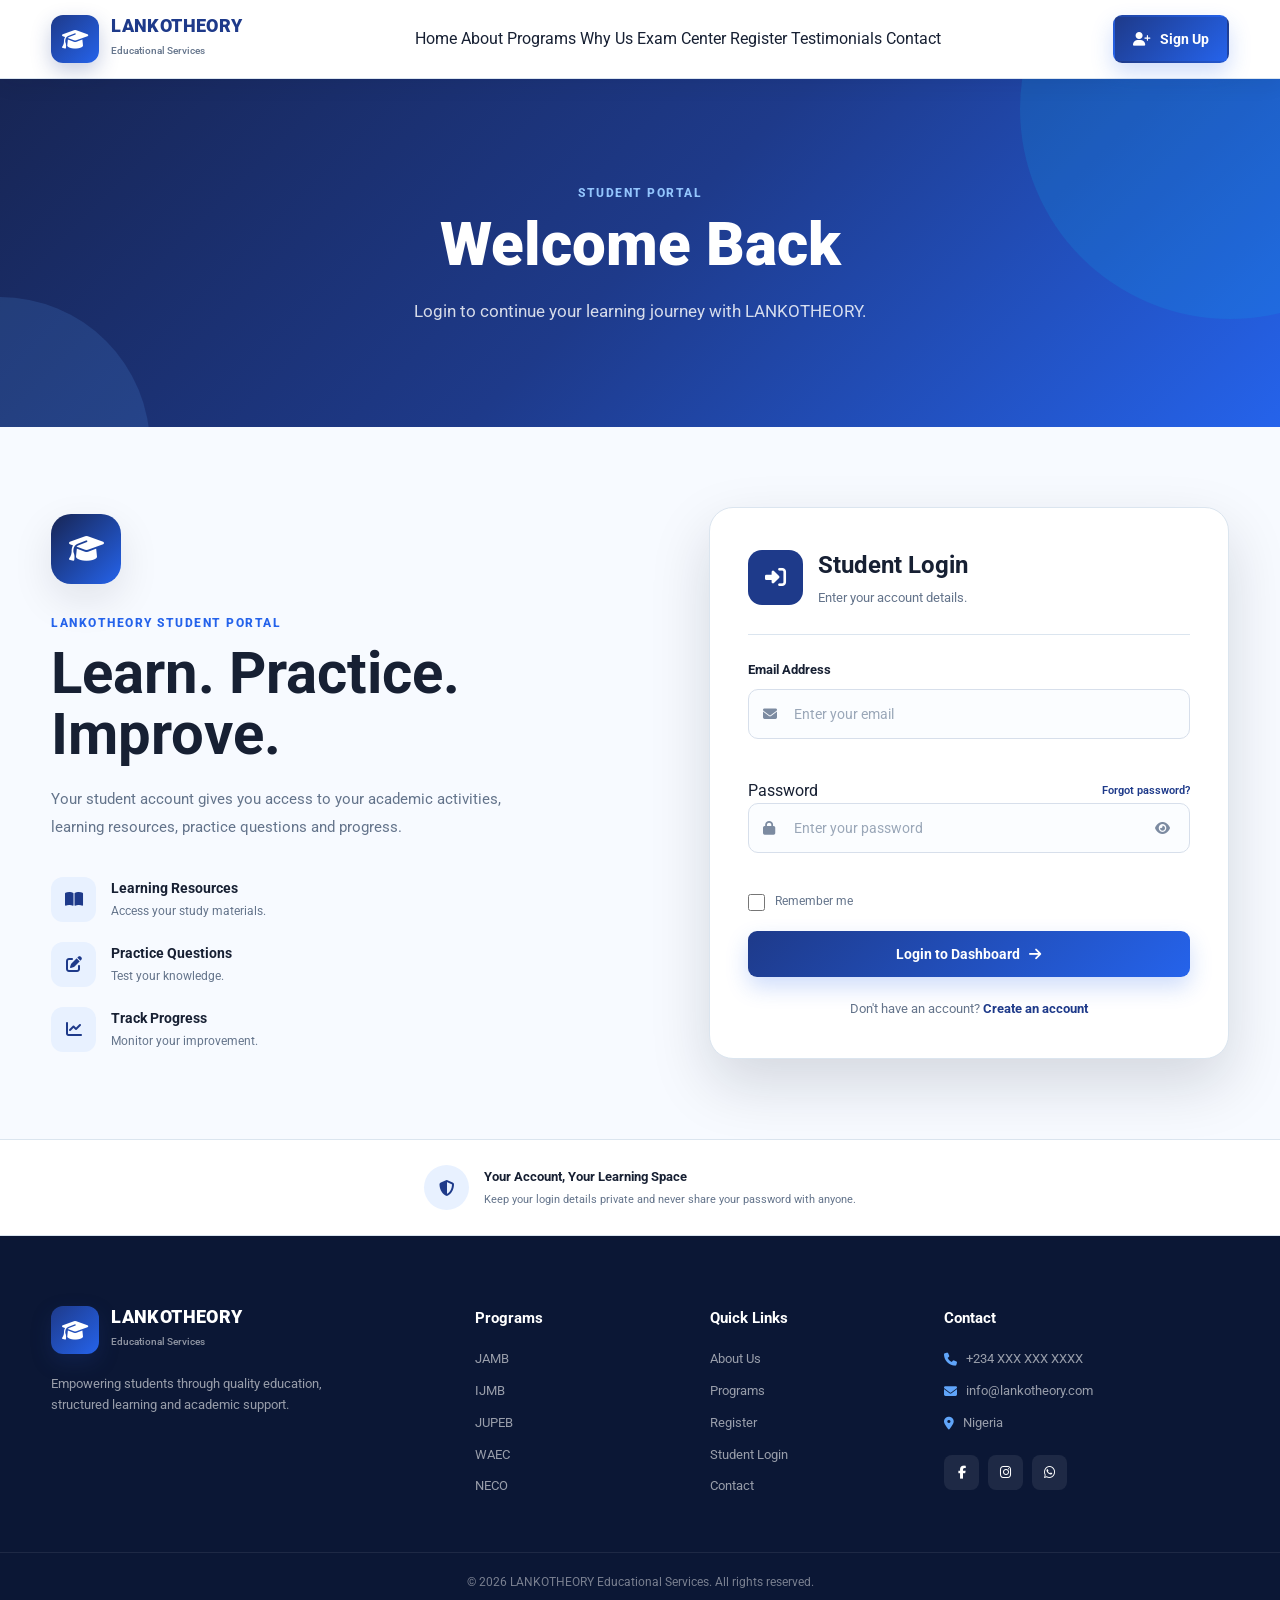
<file: login.html>
<!DOCTYPE html>
<html lang="en">

<head>

    <meta charset="UTF-8">

    <meta
        name="viewport"
        content="width=device-width, initial-scale=1.0"
    >

    <title>Student Login | LANKOTHEORY</title>

    <meta
        name="description"
        content="Login to your LANKOTHEORY student account."
    >

    <link rel="preconnect" href="https://fonts.googleapis.com">
    <link
        rel="preconnect"
        href="https://fonts.gstatic.com"
        crossorigin
    >

    <link
        href="https://fonts.googleapis.com/css2?family=Roboto:wght@300;400;500;600;700;800;900&display=swap"
        rel="stylesheet"
    >

    <link
        rel="stylesheet"
        href="https://cdnjs.cloudflare.com/ajax/libs/font-awesome/6.7.2/css/all.min.css"
    >

    <link rel="stylesheet" href="css/style.css">

</head>


<body>


    <!-- ================= HEADER ================= -->

    <header class="header">

        <div class="container header-container">


            <!-- LOGO -->

            <a href="index.html" class="logo">

                <div class="logo-icon">

                    <i class="fa-solid fa-graduation-cap"></i>

                </div>

                <div class="logo-text">

                    <h2>LANKOTHEORY</h2>

                    <span>
                        Educational Services
                    </span>

                </div>

            </a>


            <!-- NAVIGATION -->

            <nav class="navbar">

                <a href="index.html">
                    Home
                </a>

                <a href="about.html">
                    About
                </a>

                <a href="programs.html">
                    Programs
                </a>

                <a href="index.html#why-us">
                    Why Us
                </a>

                <a href="index.html#exam-center">
                    Exam Center
                </a>

                <a href="register.html">
                    Register
                </a>

                <a href="index.html#testimonials">
                    Testimonials
                </a>

                <a href="index.html#contact">
                    Contact
                </a>

            </nav>


            <!-- HEADER BUTTON -->

            <div class="header-buttons">

                <a
                    href="register.html"
                    class="btn btn-primary"
                >

                    <i class="fa-solid fa-user-plus"></i>

                    Sign Up

                </a>

            </div>


            <!-- MOBILE MENU -->

            <button
                class="menu-toggle"
                id="menuToggle"
                aria-label="Open menu"
            >

                <i class="fa-solid fa-bars"></i>

            </button>


        </div>

    </header>



    <!-- ================= LOGIN HERO ================= -->

    <section class="page-hero login-hero">

        <div class="container">

            <span class="section-label">

                Student Portal

            </span>

            <h1>

                Welcome Back

            </h1>

            <p>

                Login to continue your learning journey
                with LANKOTHEORY.

            </p>

        </div>

    </section>



    <!-- ================= LOGIN ================= -->

    <main>

        <section class="login-section">

            <div class="container login-container">


                <!-- LEFT SIDE -->

                <div class="login-info">


                    <div class="login-info-icon">

                        <i class="fa-solid fa-graduation-cap"></i>

                    </div>


                    <span class="section-label">

                        LANKOTHEORY STUDENT PORTAL

                    </span>


                    <h2>

                        Learn.
                        Practice.
                        Improve.

                    </h2>


                    <p>

                        Your student account gives you access to
                        your academic activities, learning resources,
                        practice questions and progress.

                    </p>


                    <div class="login-features">


                        <div class="login-feature">

                            <i class="fa-solid fa-book-open"></i>

                            <div>

                                <strong>
                                    Learning Resources
                                </strong>

                                <span>
                                    Access your study materials.
                                </span>

                            </div>

                        </div>



                        <div class="login-feature">

                            <i class="fa-solid fa-pen-to-square"></i>

                            <div>

                                <strong>
                                    Practice Questions
                                </strong>

                                <span>
                                    Test your knowledge.
                                </span>

                            </div>

                        </div>



                        <div class="login-feature">

                            <i class="fa-solid fa-chart-line"></i>

                            <div>

                                <strong>
                                    Track Progress
                                </strong>

                                <span>
                                    Monitor your improvement.
                                </span>

                            </div>

                        </div>


                    </div>

                </div>



                <!-- LOGIN CARD -->

                <div class="login-card">


                    <div class="login-card-header">

                        <div class="login-card-icon">

                            <i class="fa-solid fa-right-to-bracket"></i>

                        </div>

                        <div>

                            <h2>
                                Student Login
                            </h2>

                            <p>
                                Enter your account details.
                            </p>

                        </div>

                    </div>



                    <!-- FORM -->

                    <form
                        id="loginForm"
                        class="login-form"
                        novalidate
                    >


                        <!-- EMAIL -->

                        <div class="form-group">

                            <label for="loginEmail">

                                Email Address

                            </label>


                            <div class="input-wrapper">

                                <i class="fa-solid fa-envelope"></i>

                                <input
                                    type="email"
                                    id="loginEmail"
                                    name="email"
                                    placeholder="Enter your email"
                                    autocomplete="email"
                                    required
                                >

                            </div>


                            <small
                                class="form-error"
                                id="loginEmailError"
                            ></small>

                        </div>



                        <!-- PASSWORD -->

                        <div class="form-group">

                            <div class="password-label-row">

                                <label for="loginPassword">

                                    Password

                                </label>


                                <a href="#">

                                    Forgot password?

                                </a>

                            </div>


                            <div class="input-wrapper">

                                <i class="fa-solid fa-lock"></i>

                                <input
                                    type="password"
                                    id="loginPassword"
                                    name="password"
                                    placeholder="Enter your password"
                                    autocomplete="current-password"
                                    required
                                >


                                <button
                                    type="button"
                                    class="password-toggle"
                                    data-target="loginPassword"
                                    aria-label="Show password"
                                >

                                    <i class="fa-solid fa-eye"></i>

                                </button>

                            </div>


                            <small
                                class="form-error"
                                id="loginPasswordError"
                            ></small>

                        </div>



                        <!-- REMEMBER -->

                        <div class="remember-row">

                            <label class="checkbox-label">

                                <input
                                    type="checkbox"
                                    id="rememberMe"
                                >

                                <span>
                                    Remember me
                                </span>

                            </label>

                        </div>



                        <!-- LOGIN BUTTON -->

                        <button
    type="submit"
    class="btn btn-primary login-submit"
>
    <span>
        Login to Dashboard
    </span>

    <i class="fa-solid fa-arrow-right"></i>
</button>

                        <!-- STATUS -->

                        <div
                            id="loginMessage"
                            class="login-message"
                        ></div>



                        <!-- REGISTER -->

                        <p class="register-prompt">

                            Don't have an account?

                            <a href="register.html">

                                Create an account

                            </a>

                        </p>


                    </form>

                </div>

            </div>

        </section>



        <!-- ================= SECURITY ================= -->

        <section class="login-security">

            <div class="container">

                <div class="security-content">

                    <i class="fa-solid fa-shield-halved"></i>

                    <div>

                        <strong>
                            Your Account, Your Learning Space
                        </strong>

                        <p>
                            Keep your login details private and
                            never share your password with anyone.
                        </p>

                    </div>

                </div>

            </div>

        </section>

    </main>



    <!-- ================= FOOTER ================= -->

    <footer class="footer">

        <div class="container footer-grid">


            <!-- BRAND -->

            <div class="footer-brand">

                <a
                    href="index.html"
                    class="logo footer-logo"
                >

                    <div class="logo-icon">

                        <i class="fa-solid fa-graduation-cap"></i>

                    </div>

                    <div class="logo-text">

                        <h2>
                            LANKOTHEORY
                        </h2>

                        <span>
                            Educational Services
                        </span>

                    </div>

                </a>


                <p>

                    Empowering students through quality
                    education, structured learning and
                    academic support.

                </p>

            </div>



            <!-- PROGRAMS -->

            <div class="footer-column">

                <h3>
                    Programs
                </h3>

                <a href="programs.html">
                    JAMB
                </a>

                <a href="programs.html">
                    IJMB
                </a>

                <a href="programs.html">
                    JUPEB
                </a>

                <a href="programs.html">
                    WAEC
                </a>

                <a href="programs.html">
                    NECO
                </a>

            </div>



            <!-- QUICK LINKS -->

            <div class="footer-column">

                <h3>
                    Quick Links
                </h3>

                <a href="about.html">
                    About Us
                </a>

                <a href="programs.html">
                    Programs
                </a>

                <a href="register.html">
                    Register
                </a>

                <a href="login.html">
                    Student Login
                </a>

                <a href="index.html#contact">
                    Contact
                </a>

            </div>



            <!-- CONTACT -->

            <div class="footer-column">

                <h3>
                    Contact
                </h3>

                <p>

                    <i class="fa-solid fa-phone"></i>

                    +234 XXX XXX XXXX

                </p>


                <p>

                    <i class="fa-solid fa-envelope"></i>

                    info@lankotheory.com

                </p>


                <p>

                    <i class="fa-solid fa-location-dot"></i>

                    Nigeria

                </p>


                <div class="social-links">

                    <a href="#">
                        <i class="fa-brands fa-facebook-f"></i>
                    </a>

                    <a href="#">
                        <i class="fa-brands fa-instagram"></i>
                    </a>

                    <a href="#">
                        <i class="fa-brands fa-whatsapp"></i>
                    </a>

                </div>

            </div>


        </div>


        <div class="footer-bottom">

            <div class="container">

                <p>

                    © 2026 LANKOTHEORY Educational Services.
                    All rights reserved.

                </p>

            </div>

        </div>

    </footer>



   <script src="js/script.js"></script>

</body>

</html>
</file>
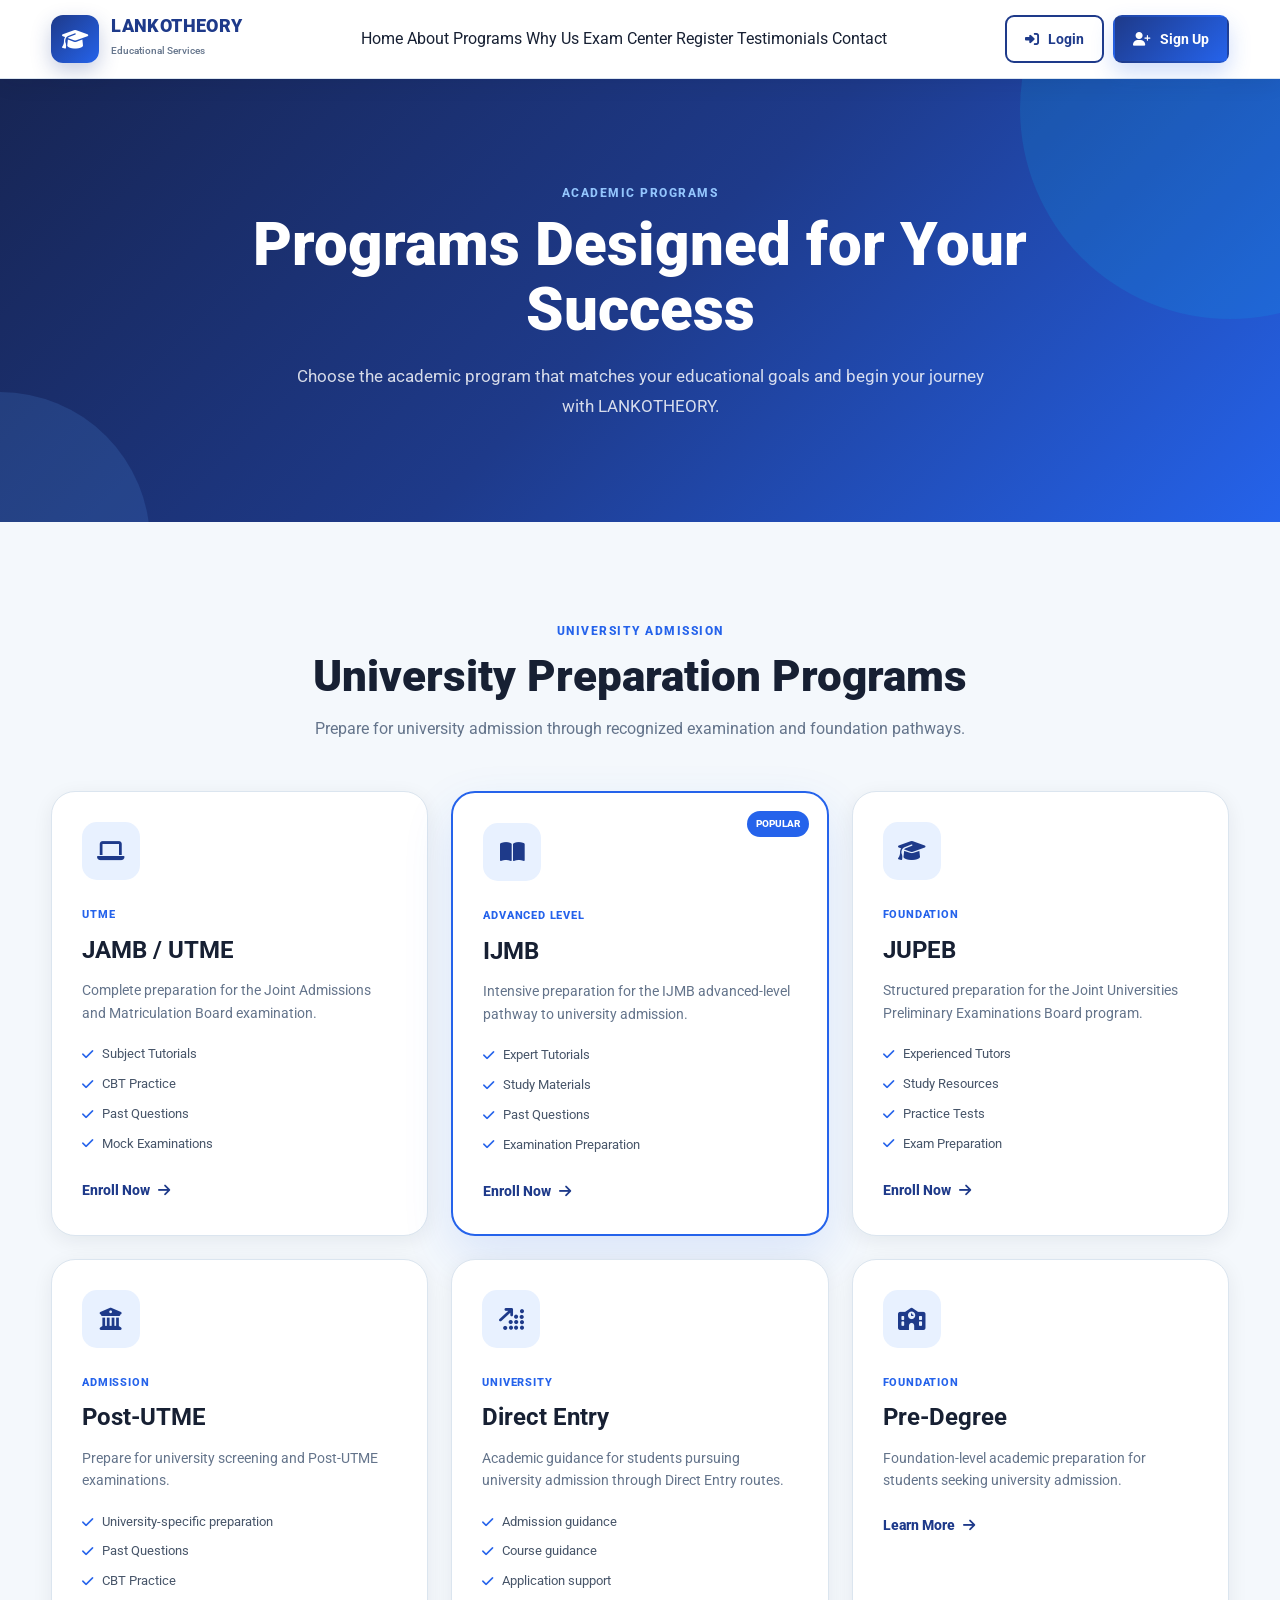
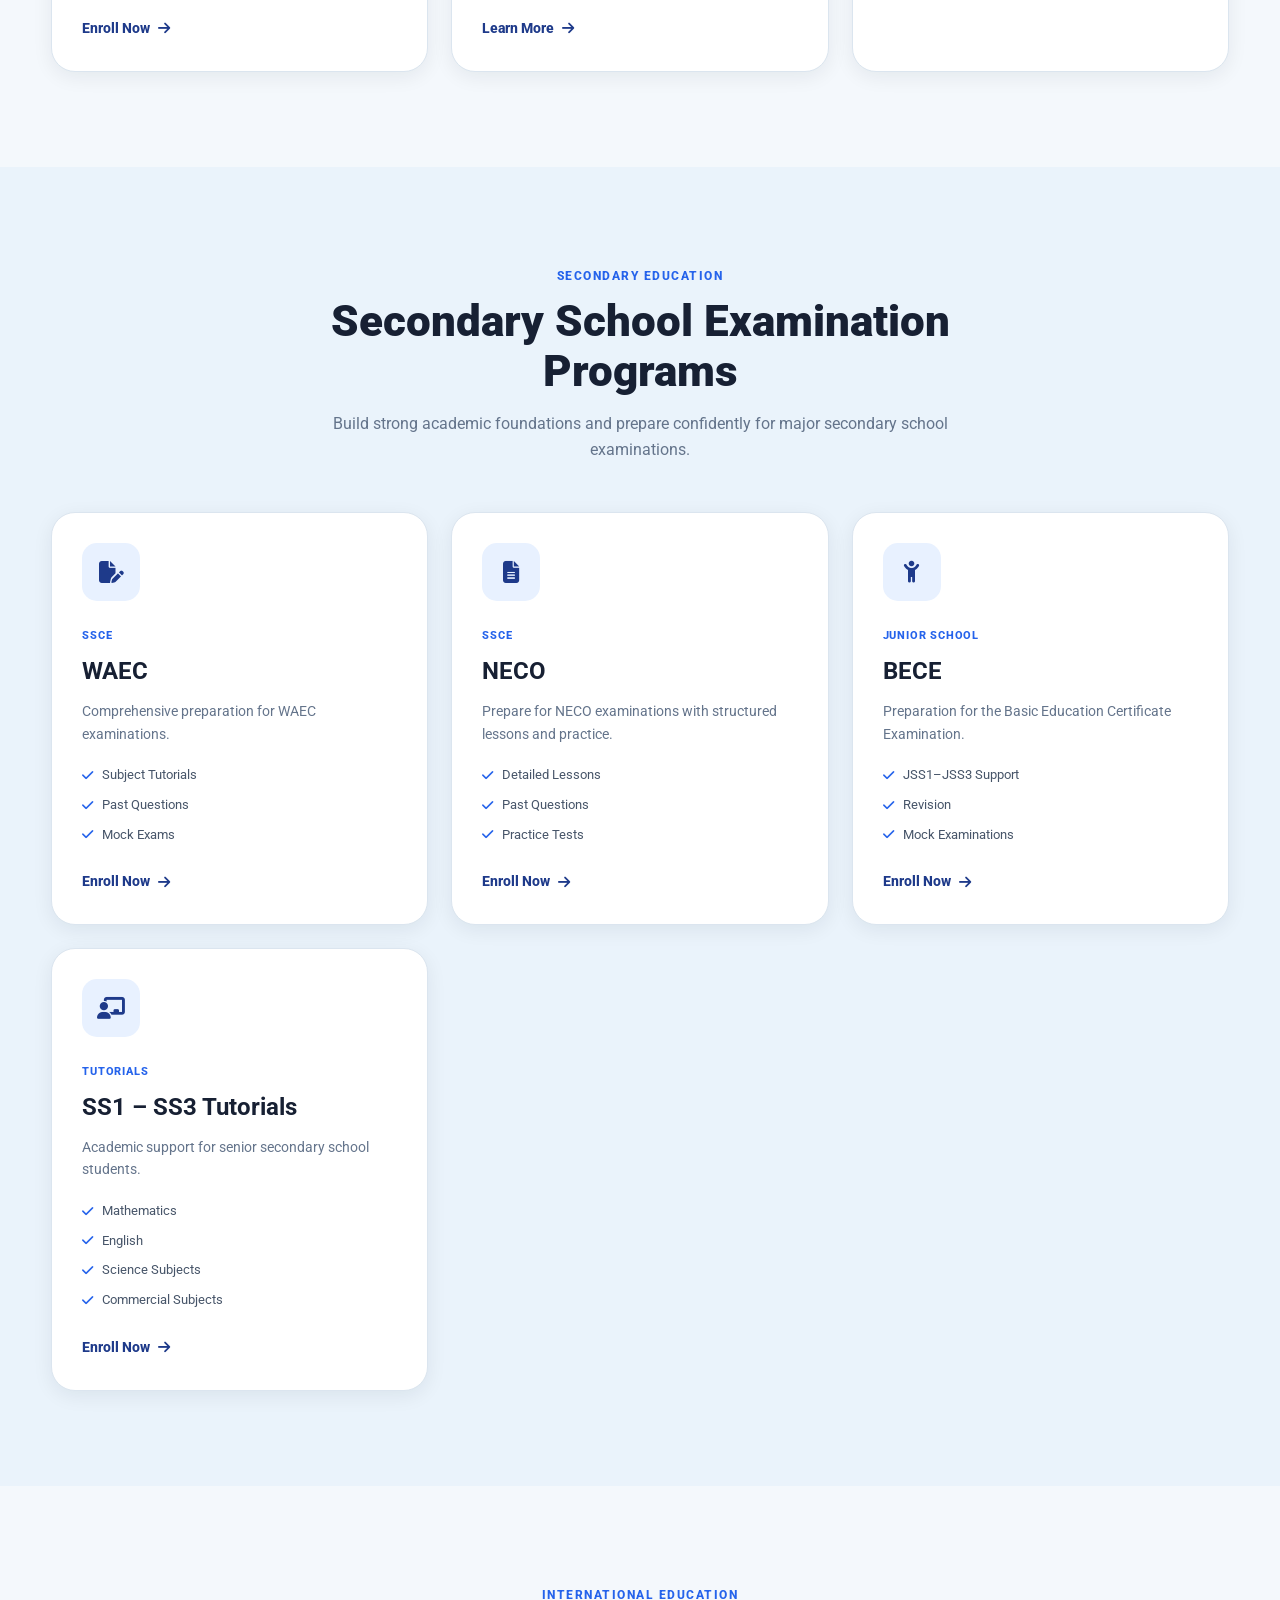
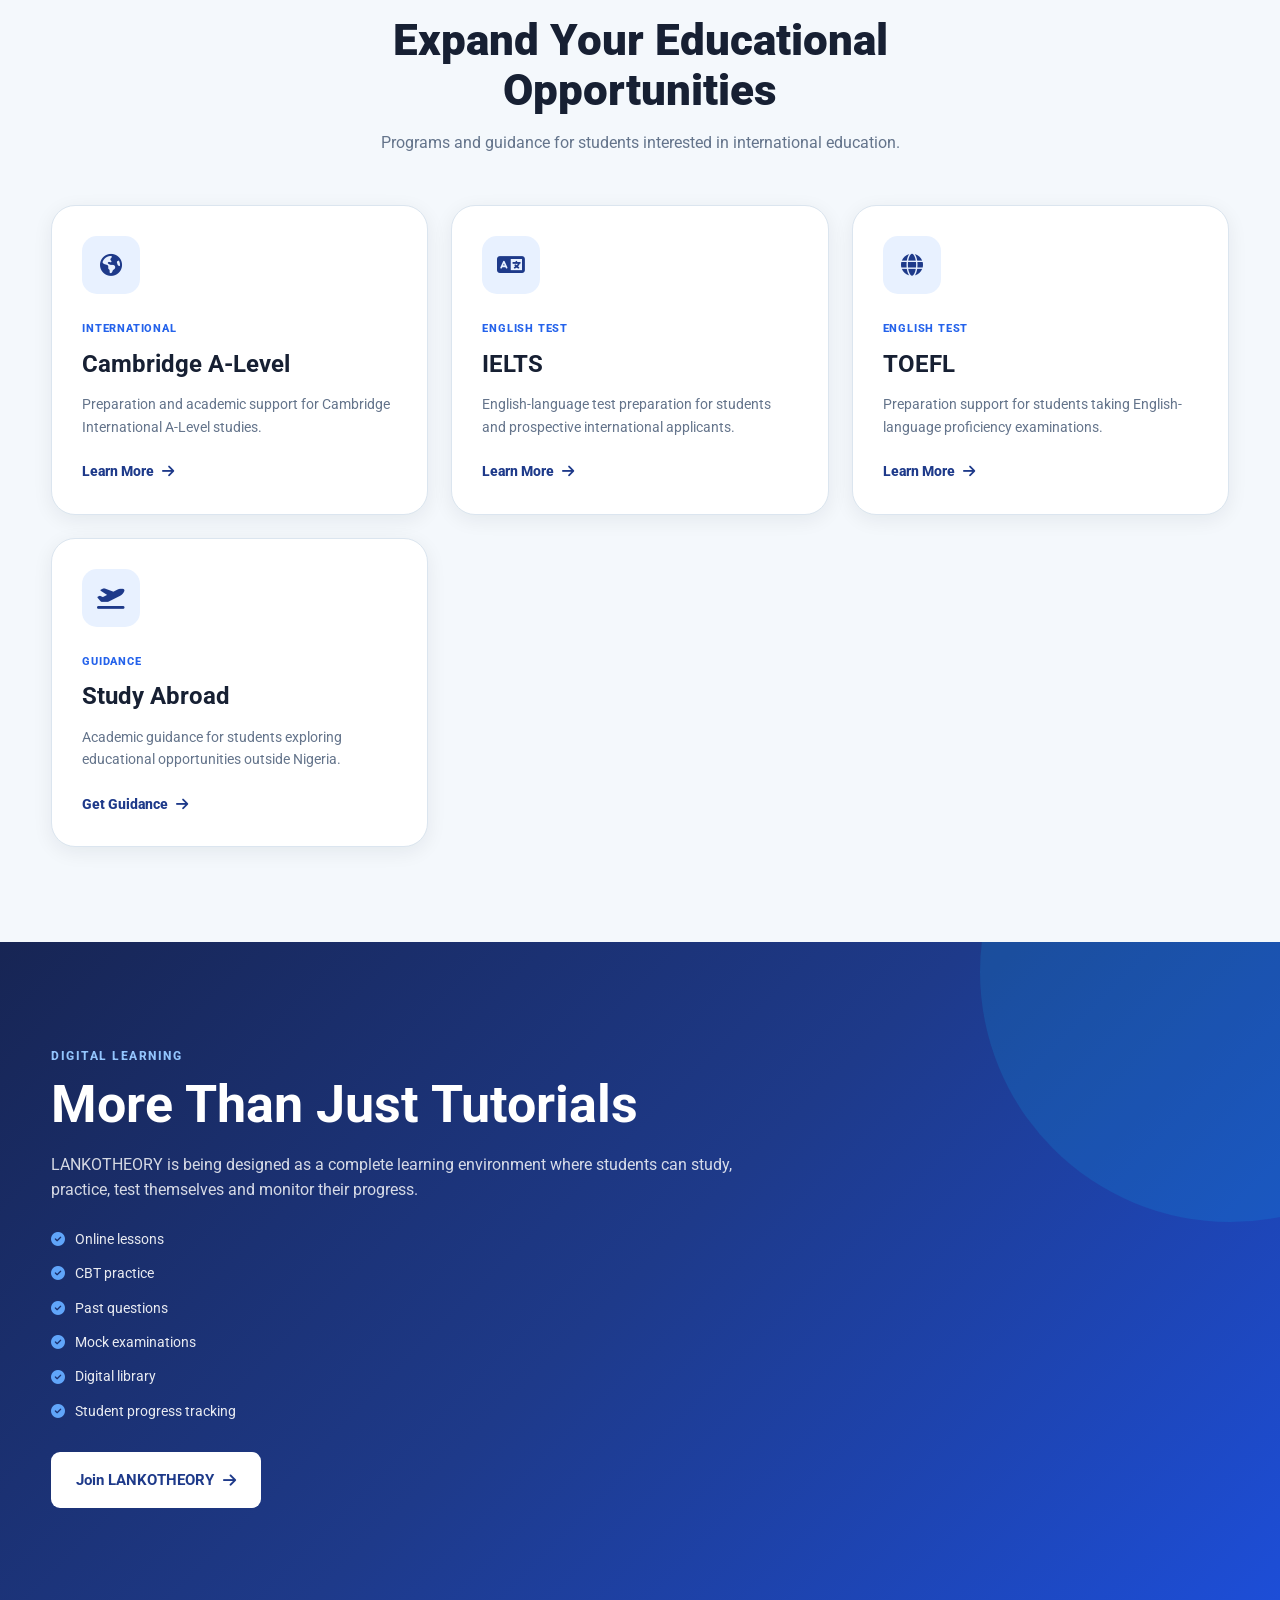
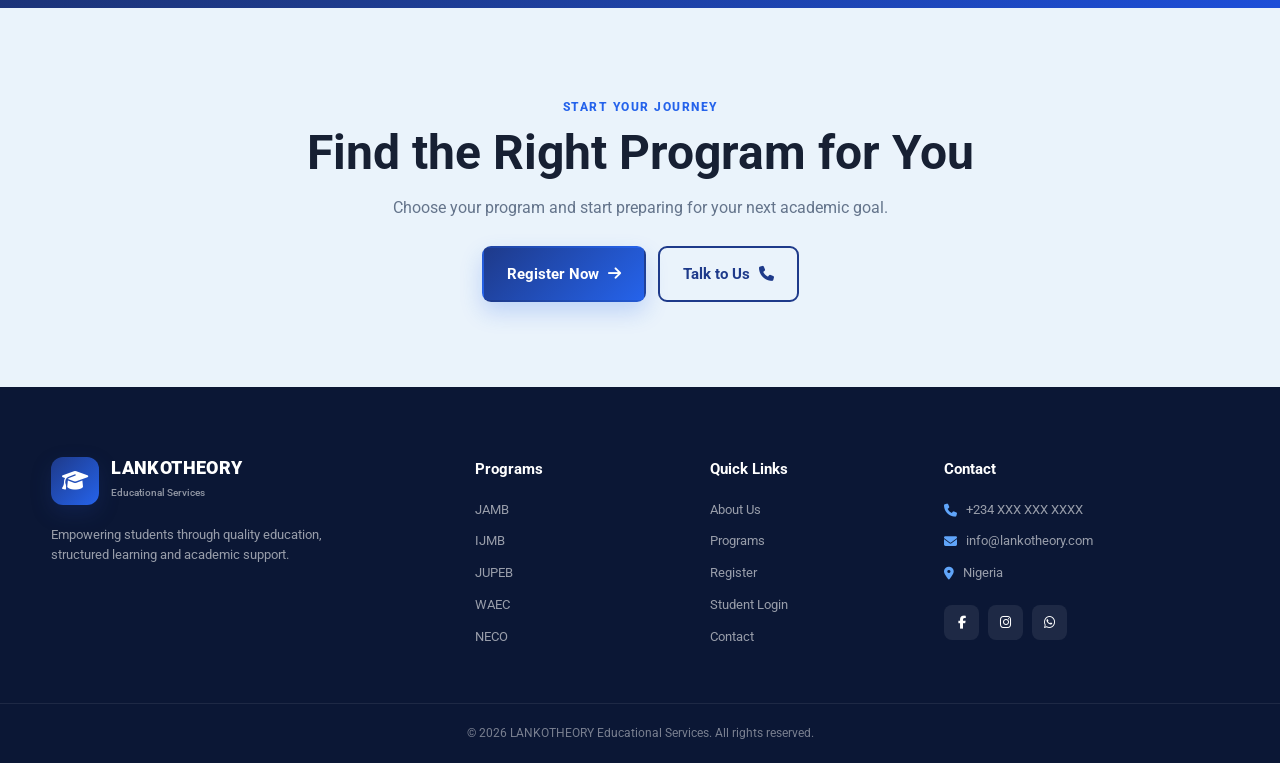
<file: programs.html>
<!DOCTYPE html>
<html lang="en">
<head>
    <meta charset="UTF-8">
    <meta name="viewport" content="width=device-width, initial-scale=1.0">

    <title>Programs | LANKOTHEORY Educational Services</title>

    <meta
        name="description"
        content="Explore LANKOTHEORY programs including JAMB, IJMB, JUPEB, WAEC, NECO, BECE, Post-UTME, Direct Entry and more."
    >

    <link rel="preconnect" href="https://fonts.googleapis.com">
    <link rel="preconnect" href="https://fonts.gstatic.com" crossorigin>

    <link
        href="https://fonts.googleapis.com/css2?family=Roboto:wght@300;400;500;600;700;800;900&display=swap"
        rel="stylesheet"
    >

    <link
        rel="stylesheet"
        href="https://cdnjs.cloudflare.com/ajax/libs/font-awesome/6.7.2/css/all.min.css"
    >

    <link rel="stylesheet" href="css/style.css">
</head>

<body>

    <!-- ================= HEADER ================= -->

    <header class="header">

        <div class="container header-container">

            <a href="index.html" class="logo">

                <div class="logo-icon">
                    <i class="fa-solid fa-graduation-cap"></i>
                </div>

                <div class="logo-text">
                    <h2>LANKOTHEORY</h2>
                    <span>Educational Services</span>
                </div>

            </a>


            <nav class="navbar">

                <a href="index.html">Home</a>
                <a href="about.html">About</a>
                <a href="programs.html" class="active">Programs</a>
                <a href="index.html#why-us">Why Us</a>
                <a href="index.html#exam-center">Exam Center</a>
                <a href="register.html">Register</a>
                <a href="index.html#testimonials">Testimonials</a>
                <a href="contact.html">Contact</a>

            </nav>


            <div class="header-buttons">

                <a href="login.html" class="btn btn-outline">
                    <i class="fa-solid fa-right-to-bracket"></i>
                    Login
                </a>

                <a href="register.html" class="btn btn-primary">
                    <i class="fa-solid fa-user-plus"></i>
                    Sign Up
                </a>

            </div>


            <button class="menu-toggle" id="menuToggle">
                <i class="fa-solid fa-bars"></i>
            </button>

        </div>

    </header>


    <!-- ================= PAGE HERO ================= -->

    <section class="page-hero">

        <div class="container">

            <span class="section-label">
                Academic Programs
            </span>

            <h1>
                Programs Designed for Your Success
            </h1>

            <p>
                Choose the academic program that matches your
                educational goals and begin your journey with
                LANKOTHEORY.
            </p>

        </div>

    </section>


    <!-- ================= PROGRAM CATEGORIES ================= -->

    <main>

        <!-- UNIVERSITY & ADMISSION -->

        <section class="section">

            <div class="container">

                <div class="section-heading">

                    <span class="section-label">
                        University Admission
                    </span>

                    <h2>
                        University Preparation Programs
                    </h2>

                    <p>
                        Prepare for university admission through
                        recognized examination and foundation pathways.
                    </p>

                </div>


                <div class="program-grid">


                    <!-- JAMB -->

                    <article class="program-card">

                        <div class="program-icon">
                            <i class="fa-solid fa-laptop"></i>
                        </div>

                        <span class="program-tag">
                            UTME
                        </span>

                        <h3>
                            JAMB / UTME
                        </h3>

                        <p>
                            Complete preparation for the Joint Admissions
                            and Matriculation Board examination.
                        </p>

                        <ul>

                            <li>
                                <i class="fa-solid fa-check"></i>
                                Subject Tutorials
                            </li>

                            <li>
                                <i class="fa-solid fa-check"></i>
                                CBT Practice
                            </li>

                            <li>
                                <i class="fa-solid fa-check"></i>
                                Past Questions
                            </li>

                            <li>
                                <i class="fa-solid fa-check"></i>
                                Mock Examinations
                            </li>

                        </ul>

                        <a href="register.html" class="program-link">
                            Enroll Now
                            <i class="fa-solid fa-arrow-right"></i>
                        </a>

                    </article>


                    <!-- IJMB -->

                    <article class="program-card featured">

                        <div class="popular-badge">
                            Popular
                        </div>

                        <div class="program-icon">
                            <i class="fa-solid fa-book-open"></i>
                        </div>

                        <span class="program-tag">
                            Advanced Level
                        </span>

                        <h3>
                            IJMB
                        </h3>

                        <p>
                            Intensive preparation for the IJMB
                            advanced-level pathway to university admission.
                        </p>

                        <ul>

                            <li>
                                <i class="fa-solid fa-check"></i>
                                Expert Tutorials
                            </li>

                            <li>
                                <i class="fa-solid fa-check"></i>
                                Study Materials
                            </li>

                            <li>
                                <i class="fa-solid fa-check"></i>
                                Past Questions
                            </li>

                            <li>
                                <i class="fa-solid fa-check"></i>
                                Examination Preparation
                            </li>

                        </ul>

                        <a href="register.html" class="program-link">
                            Enroll Now
                            <i class="fa-solid fa-arrow-right"></i>
                        </a>

                    </article>


                    <!-- JUPEB -->

                    <article class="program-card">

                        <div class="program-icon">
                            <i class="fa-solid fa-graduation-cap"></i>
                        </div>

                        <span class="program-tag">
                            Foundation
                        </span>

                        <h3>
                            JUPEB
                        </h3>

                        <p>
                            Structured preparation for the Joint Universities
                            Preliminary Examinations Board program.
                        </p>

                        <ul>

                            <li>
                                <i class="fa-solid fa-check"></i>
                                Experienced Tutors
                            </li>

                            <li>
                                <i class="fa-solid fa-check"></i>
                                Study Resources
                            </li>

                            <li>
                                <i class="fa-solid fa-check"></i>
                                Practice Tests
                            </li>

                            <li>
                                <i class="fa-solid fa-check"></i>
                                Exam Preparation
                            </li>

                        </ul>

                        <a href="register.html" class="program-link">
                            Enroll Now
                            <i class="fa-solid fa-arrow-right"></i>
                        </a>

                    </article>


                    <!-- POST UTME -->

                    <article class="program-card">

                        <div class="program-icon">
                            <i class="fa-solid fa-building-columns"></i>
                        </div>

                        <span class="program-tag">
                            Admission
                        </span>

                        <h3>
                            Post-UTME
                        </h3>

                        <p>
                            Prepare for university screening and
                            Post-UTME examinations.
                        </p>

                        <ul>

                            <li>
                                <i class="fa-solid fa-check"></i>
                                University-specific preparation
                            </li>

                            <li>
                                <i class="fa-solid fa-check"></i>
                                Past Questions
                            </li>

                            <li>
                                <i class="fa-solid fa-check"></i>
                                CBT Practice
                            </li>

                        </ul>

                        <a href="register.html" class="program-link">
                            Enroll Now
                            <i class="fa-solid fa-arrow-right"></i>
                        </a>

                    </article>


                    <!-- DIRECT ENTRY -->

                    <article class="program-card">

                        <div class="program-icon">
                            <i class="fa-solid fa-arrow-up-right-dots"></i>
                        </div>

                        <span class="program-tag">
                            University
                        </span>

                        <h3>
                            Direct Entry
                        </h3>

                        <p>
                            Academic guidance for students pursuing
                            university admission through Direct Entry routes.
                        </p>

                        <ul>

                            <li>
                                <i class="fa-solid fa-check"></i>
                                Admission guidance
                            </li>

                            <li>
                                <i class="fa-solid fa-check"></i>
                                Course guidance
                            </li>

                            <li>
                                <i class="fa-solid fa-check"></i>
                                Application support
                            </li>

                        </ul>

                        <a href="register.html" class="program-link">
                            Learn More
                            <i class="fa-solid fa-arrow-right"></i>
                        </a>

                    </article>


                    <!-- PRE-DEGREE -->

                    <article class="program-card">

                        <div class="program-icon">
                            <i class="fa-solid fa-school"></i>
                        </div>

                        <span class="program-tag">
                            Foundation
                        </span>

                        <h3>
                            Pre-Degree
                        </h3>

                        <p>
                            Foundation-level academic preparation for
                            students seeking university admission.
                        </p>

                        <a href="register.html" class="program-link">
                            Learn More
                            <i class="fa-solid fa-arrow-right"></i>
                        </a>

                    </article>

                </div>

            </div>

        </section>


        <!-- ================= SECONDARY SCHOOL ================= -->

        <section class="section why-section">

            <div class="container">

                <div class="section-heading">

                    <span class="section-label">
                        Secondary Education
                    </span>

                    <h2>
                        Secondary School Examination Programs
                    </h2>

                    <p>
                        Build strong academic foundations and prepare
                        confidently for major secondary school examinations.
                    </p>

                </div>


                <div class="program-grid">


                    <!-- WAEC -->

                    <article class="program-card">

                        <div class="program-icon">
                            <i class="fa-solid fa-file-pen"></i>
                        </div>

                        <span class="program-tag">
                            SSCE
                        </span>

                        <h3>
                            WAEC
                        </h3>

                        <p>
                            Comprehensive preparation for WAEC
                            examinations.
                        </p>

                        <ul>

                            <li>
                                <i class="fa-solid fa-check"></i>
                                Subject Tutorials
                            </li>

                            <li>
                                <i class="fa-solid fa-check"></i>
                                Past Questions
                            </li>

                            <li>
                                <i class="fa-solid fa-check"></i>
                                Mock Exams
                            </li>

                        </ul>

                        <a href="register.html" class="program-link">
                            Enroll Now
                            <i class="fa-solid fa-arrow-right"></i>
                        </a>

                    </article>


                    <!-- NECO -->

                    <article class="program-card">

                        <div class="program-icon">
                            <i class="fa-solid fa-file-lines"></i>
                        </div>

                        <span class="program-tag">
                            SSCE
                        </span>

                        <h3>
                            NECO
                        </h3>

                        <p>
                            Prepare for NECO examinations with
                            structured lessons and practice.
                        </p>

                        <ul>

                            <li>
                                <i class="fa-solid fa-check"></i>
                                Detailed Lessons
                            </li>

                            <li>
                                <i class="fa-solid fa-check"></i>
                                Past Questions
                            </li>

                            <li>
                                <i class="fa-solid fa-check"></i>
                                Practice Tests
                            </li>

                        </ul>

                        <a href="register.html" class="program-link">
                            Enroll Now
                            <i class="fa-solid fa-arrow-right"></i>
                        </a>

                    </article>


                    <!-- BECE -->

                    <article class="program-card">

                        <div class="program-icon">
                            <i class="fa-solid fa-child-reaching"></i>
                        </div>

                        <span class="program-tag">
                            Junior School
                        </span>

                        <h3>
                            BECE
                        </h3>

                        <p>
                            Preparation for the Basic Education
                            Certificate Examination.
                        </p>

                        <ul>

                            <li>
                                <i class="fa-solid fa-check"></i>
                                JSS1–JSS3 Support
                            </li>

                            <li>
                                <i class="fa-solid fa-check"></i>
                                Revision
                            </li>

                            <li>
                                <i class="fa-solid fa-check"></i>
                                Mock Examinations
                            </li>

                        </ul>

                        <a href="register.html" class="program-link">
                            Enroll Now
                            <i class="fa-solid fa-arrow-right"></i>
                        </a>

                    </article>


                    <!-- SSCE TUTORIALS -->

                    <article class="program-card">

                        <div class="program-icon">
                            <i class="fa-solid fa-chalkboard-user"></i>
                        </div>

                        <span class="program-tag">
                            Tutorials
                        </span>

                        <h3>
                            SS1 – SS3 Tutorials
                        </h3>

                        <p>
                            Academic support for senior secondary
                            school students.
                        </p>

                        <ul>

                            <li>
                                <i class="fa-solid fa-check"></i>
                                Mathematics
                            </li>

                            <li>
                                <i class="fa-solid fa-check"></i>
                                English
                            </li>

                            <li>
                                <i class="fa-solid fa-check"></i>
                                Science Subjects
                            </li>

                            <li>
                                <i class="fa-solid fa-check"></i>
                                Commercial Subjects
                            </li>

                        </ul>

                        <a href="register.html" class="program-link">
                            Enroll Now
                            <i class="fa-solid fa-arrow-right"></i>
                        </a>

                    </article>

                </div>

            </div>

        </section>


        <!-- ================= INTERNATIONAL ================= -->

        <section class="section">

            <div class="container">

                <div class="section-heading">

                    <span class="section-label">
                        International Education
                    </span>

                    <h2>
                        Expand Your Educational Opportunities
                    </h2>

                    <p>
                        Programs and guidance for students interested
                        in international education.
                    </p>

                </div>


                <div class="program-grid">


                    <!-- CAMBRIDGE -->

                    <article class="program-card">

                        <div class="program-icon">
                            <i class="fa-solid fa-earth-americas"></i>
                        </div>

                        <span class="program-tag">
                            International
                        </span>

                        <h3>
                            Cambridge A-Level
                        </h3>

                        <p>
                            Preparation and academic support for
                            Cambridge International A-Level studies.
                        </p>

                        <a href="register.html" class="program-link">
                            Learn More
                            <i class="fa-solid fa-arrow-right"></i>
                        </a>

                    </article>


                    <!-- IELTS -->

                    <article class="program-card">

                        <div class="program-icon">
                            <i class="fa-solid fa-language"></i>
                        </div>

                        <span class="program-tag">
                            English Test
                        </span>

                        <h3>
                            IELTS
                        </h3>

                        <p>
                            English-language test preparation for
                            students and prospective international applicants.
                        </p>

                        <a href="register.html" class="program-link">
                            Learn More
                            <i class="fa-solid fa-arrow-right"></i>
                        </a>

                    </article>


                    <!-- TOEFL -->

                    <article class="program-card">

                        <div class="program-icon">
                            <i class="fa-solid fa-globe"></i>
                        </div>

                        <span class="program-tag">
                            English Test
                        </span>

                        <h3>
                            TOEFL
                        </h3>

                        <p>
                            Preparation support for students taking
                            English-language proficiency examinations.
                        </p>

                        <a href="register.html" class="program-link">
                            Learn More
                            <i class="fa-solid fa-arrow-right"></i>
                        </a>

                    </article>


                    <!-- STUDY ABROAD -->

                    <article class="program-card">

                        <div class="program-icon">
                            <i class="fa-solid fa-plane-departure"></i>
                        </div>

                        <span class="program-tag">
                            Guidance
                        </span>

                        <h3>
                            Study Abroad
                        </h3>

                        <p>
                            Academic guidance for students exploring
                            educational opportunities outside Nigeria.
                        </p>

                        <a href="register.html" class="program-link">
                            Get Guidance
                            <i class="fa-solid fa-arrow-right"></i>
                        </a>

                    </article>

                </div>

            </div>

        </section>


        <!-- ================= LEARNING PLATFORM ================= -->

        <section class="exam-center">

            <div class="container exam-container">

                <div class="exam-content">

                    <span class="section-label">
                        Digital Learning
                    </span>

                    <h2>
                        More Than Just Tutorials
                    </h2>

                    <p>
                        LANKOTHEORY is being designed as a complete
                        learning environment where students can study,
                        practice, test themselves and monitor their progress.
                    </p>

                    <div class="exam-points">

                        <div>
                            <i class="fa-solid fa-circle-check"></i>
                            Online lessons
                        </div>

                        <div>
                            <i class="fa-solid fa-circle-check"></i>
                            CBT practice
                        </div>

                        <div>
                            <i class="fa-solid fa-circle-check"></i>
                            Past questions
                        </div>

                        <div>
                            <i class="fa-solid fa-circle-check"></i>
                            Mock examinations
                        </div>

                        <div>
                            <i class="fa-solid fa-circle-check"></i>
                            Digital library
                        </div>

                        <div>
                            <i class="fa-solid fa-circle-check"></i>
                            Student progress tracking
                        </div>

                    </div>

                    <a href="register.html" class="btn btn-light btn-large">
                        Join LANKOTHEORY
                        <i class="fa-solid fa-arrow-right"></i>
                    </a>

                </div>

            </div>

        </section>


        <!-- ================= CTA ================= -->

        <section class="cta-section">

            <div class="container">

                <div class="cta-content">

                    <span class="section-label">
                        Start Your Journey
                    </span>

                    <h2>
                        Find the Right Program for You
                    </h2>

                    <p>
                        Choose your program and start preparing
                        for your next academic goal.
                    </p>

                    <div class="cta-buttons">

                        <a
                            href="register.html"
                            class="btn btn-primary btn-large"
                        >
                            Register Now
                            <i class="fa-solid fa-arrow-right"></i>
                        </a>

                        <a
                            href="contact.html"
                            class="btn btn-outline btn-large"
                        >
                            Talk to Us
                            <i class="fa-solid fa-phone"></i>
                        </a>

                    </div>

                </div>

            </div>

        </section>

    </main>


    <!-- ================= FOOTER ================= -->

    <footer class="footer">

        <div class="container footer-grid">

            <div class="footer-brand">

                <a href="index.html" class="logo footer-logo">

                    <div class="logo-icon">
                        <i class="fa-solid fa-graduation-cap"></i>
                    </div>

                    <div class="logo-text">
                        <h2>LANKOTHEORY</h2>
                        <span>Educational Services</span>
                    </div>

                </a>

                <p>
                    Empowering students through quality education,
                    structured learning and academic support.
                </p>

            </div>


            <div class="footer-column">

                <h3>Programs</h3>

                <a href="programs.html">JAMB</a>
                <a href="programs.html">IJMB</a>
                <a href="programs.html">JUPEB</a>
                <a href="programs.html">WAEC</a>
                <a href="programs.html">NECO</a>

            </div>


            <div class="footer-column">

                <h3>Quick Links</h3>

                <a href="about.html">About Us</a>
                <a href="programs.html">Programs</a>
                <a href="register.html">Register</a>
                <a href="login.html">Student Login</a>
                <a href="contact.html">Contact</a>

            </div>


            <div class="footer-column">

                <h3>Contact</h3>

                <p>
                    <i class="fa-solid fa-phone"></i>
                    +234 XXX XXX XXXX
                </p>

                <p>
                    <i class="fa-solid fa-envelope"></i>
                    info@lankotheory.com
                </p>

                <p>
                    <i class="fa-solid fa-location-dot"></i>
                    Nigeria
                </p>

                <div class="social-links">

                    <a href="#" aria-label="Facebook">
                        <i class="fa-brands fa-facebook-f"></i>
                    </a>

                    <a href="#" aria-label="Instagram">
                        <i class="fa-brands fa-instagram"></i>
                    </a>

                    <a href="#" aria-label="WhatsApp">
                        <i class="fa-brands fa-whatsapp"></i>
                    </a>

                </div>

            </div>

        </div>


        <div class="footer-bottom">

            <div class="container">

                <p>
                    © 2026 LANKOTHEORY Educational Services.
                    All rights reserved.
                </p>

            </div>

        </div>

    </footer>


    <script src="js/script.js"></script>

</body>
</html>
</file>
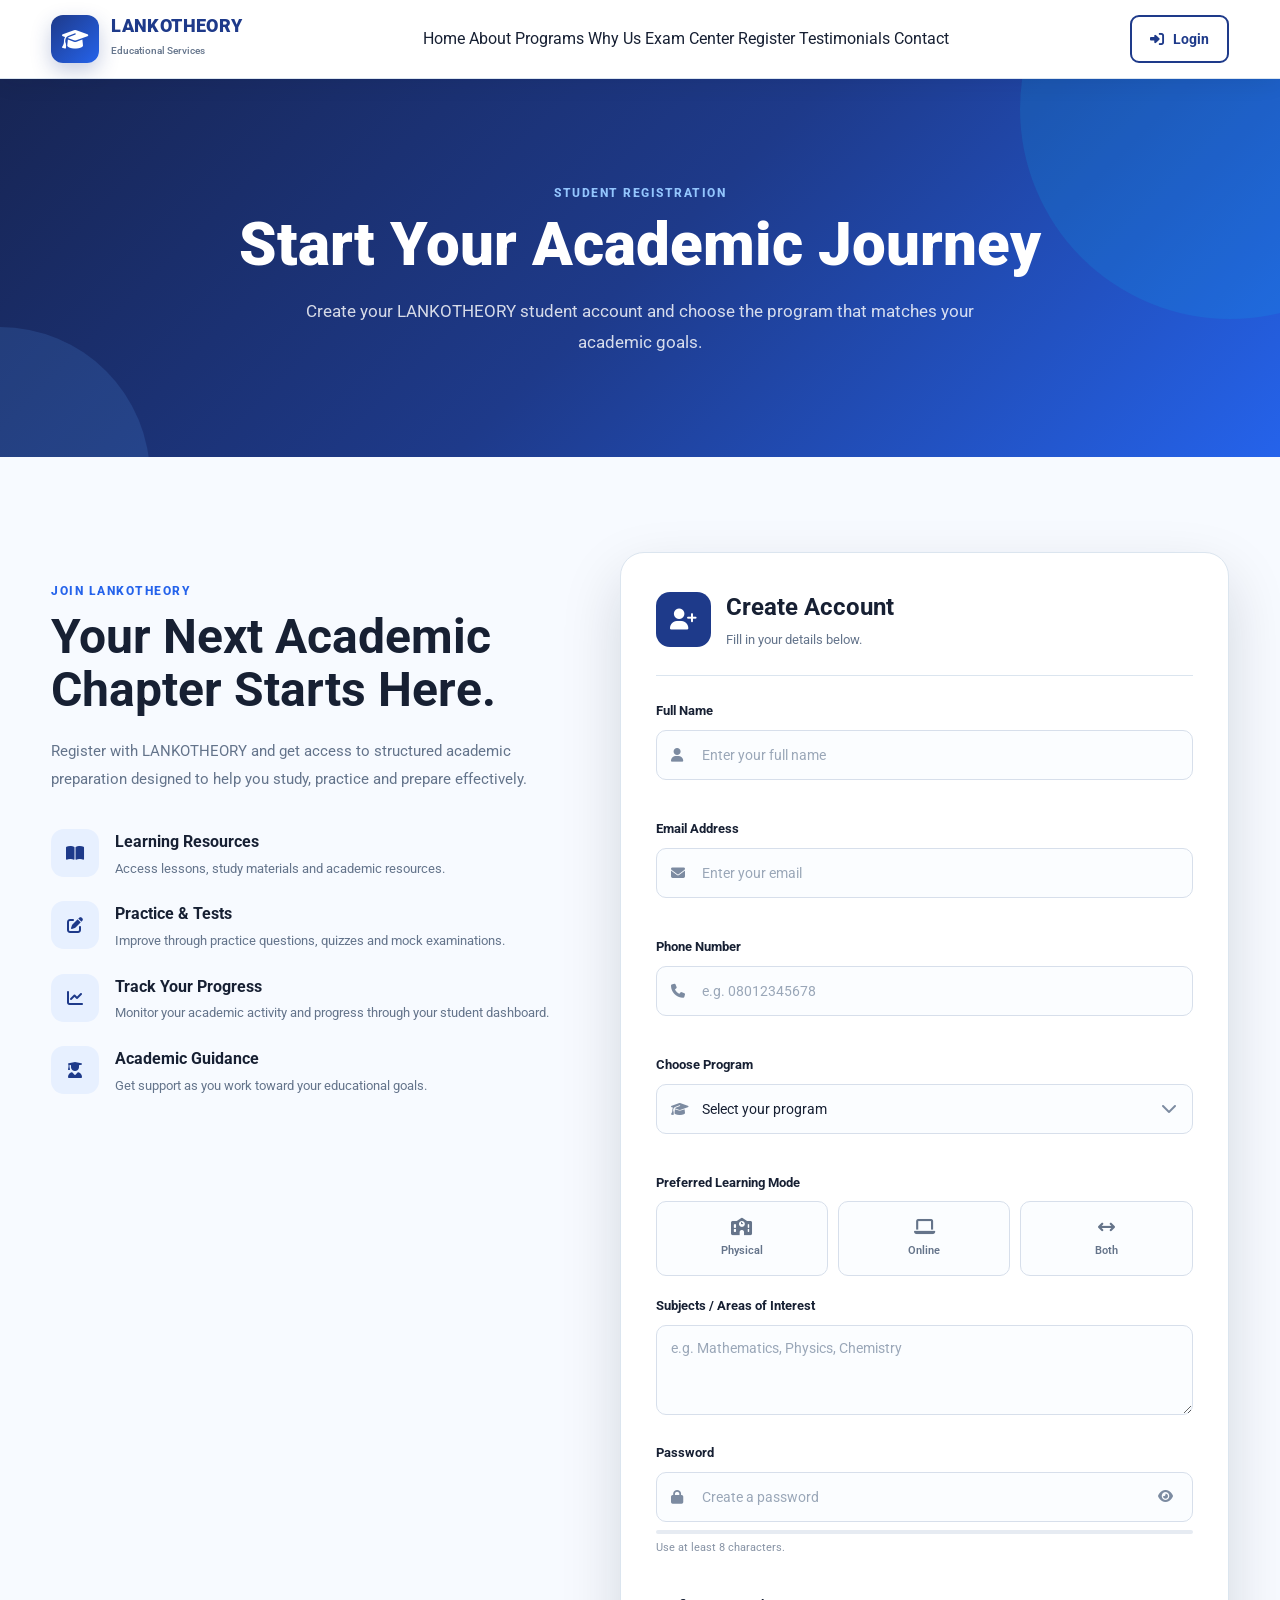
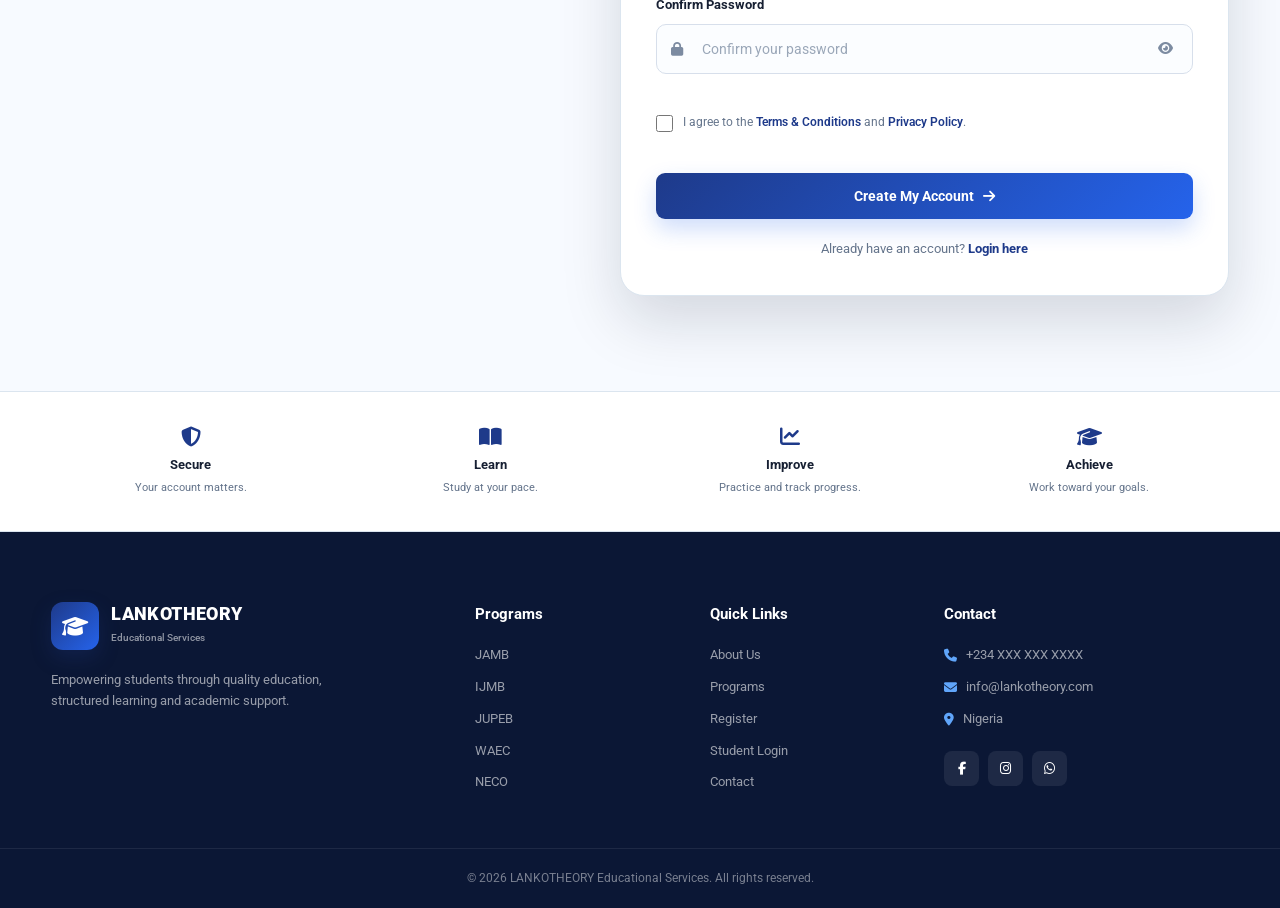
<file: register.html>
<!DOCTYPE html>
<html lang="en">
<head>
    <meta charset="UTF-8">
    <meta name="viewport" content="width=device-width, initial-scale=1.0">

    <title>Register | LANKOTHEORY Educational Services</title>

    <meta
        name="description"
        content="Register with LANKOTHEORY Educational Services and begin your academic preparation journey."
    >

    <link rel="preconnect" href="https://fonts.googleapis.com">
    <link rel="preconnect" href="https://fonts.gstatic.com" crossorigin>

    <link
        href="https://fonts.googleapis.com/css2?family=Roboto:wght@300;400;500;600;700;800;900&display=swap"
        rel="stylesheet"
    >

    <link
        rel="stylesheet"
        href="https://cdnjs.cloudflare.com/ajax/libs/font-awesome/6.7.2/css/all.min.css"
    >

    <link rel="stylesheet" href="css/style.css">
</head>

<body>

    <!-- ================= HEADER ================= -->

    <header class="header">

        <div class="container header-container">

            <a href="index.html" class="logo">

                <div class="logo-icon">
                    <i class="fa-solid fa-graduation-cap"></i>
                </div>

                <div class="logo-text">
                    <h2>LANKOTHEORY</h2>
                    <span>Educational Services</span>
                </div>

            </a>


            <nav class="navbar">

                <a href="index.html">Home</a>
                <a href="about.html">About</a>
                <a href="programs.html">Programs</a>
                <a href="index.html#why-us">Why Us</a>
                <a href="index.html#exam-center">Exam Center</a>
                <a href="register.html" class="active">Register</a>
                <a href="index.html#testimonials">Testimonials</a>
                <a href="contact.html">Contact</a>

            </nav>


            <div class="header-buttons">

                <a href="login.html" class="btn btn-outline">
                    <i class="fa-solid fa-right-to-bracket"></i>
                    Login
                </a>

            </div>


            <button class="menu-toggle" id="menuToggle">
                <i class="fa-solid fa-bars"></i>
            </button>

        </div>

    </header>


    <!-- ================= PAGE HERO ================= -->

    <section class="page-hero register-hero">

        <div class="container">

            <span class="section-label">
                Student Registration
            </span>

            <h1>
                Start Your Academic Journey
            </h1>

            <p>
                Create your LANKOTHEORY student account and choose
                the program that matches your academic goals.
            </p>

        </div>

    </section>


    <!-- ================= REGISTER SECTION ================= -->

    <main>

        <section class="section register-section">

            <div class="container register-container">


                <!-- LEFT INFORMATION -->

                <div class="register-info">

                    <span class="section-label">
                        Join LANKOTHEORY
                    </span>

                    <h2>
                        Your Next Academic Chapter Starts Here.
                    </h2>

                    <p>
                        Register with LANKOTHEORY and get access to
                        structured academic preparation designed to
                        help you study, practice and prepare effectively.
                    </p>


                    <div class="register-benefits">


                        <div class="register-benefit">

                            <div class="benefit-icon">
                                <i class="fa-solid fa-book-open"></i>
                            </div>

                            <div>

                                <h3>
                                    Learning Resources
                                </h3>

                                <p>
                                    Access lessons, study materials
                                    and academic resources.
                                </p>

                            </div>

                        </div>


                        <div class="register-benefit">

                            <div class="benefit-icon">
                                <i class="fa-solid fa-pen-to-square"></i>
                            </div>

                            <div>

                                <h3>
                                    Practice & Tests
                                </h3>

                                <p>
                                    Improve through practice questions,
                                    quizzes and mock examinations.
                                </p>

                            </div>

                        </div>


                        <div class="register-benefit">

                            <div class="benefit-icon">
                                <i class="fa-solid fa-chart-line"></i>
                            </div>

                            <div>

                                <h3>
                                    Track Your Progress
                                </h3>

                                <p>
                                    Monitor your academic activity and
                                    progress through your student dashboard.
                                </p>

                            </div>

                        </div>


                        <div class="register-benefit">

                            <div class="benefit-icon">
                                <i class="fa-solid fa-user-graduate"></i>
                            </div>

                            <div>

                                <h3>
                                    Academic Guidance
                                </h3>

                                <p>
                                    Get support as you work toward
                                    your educational goals.
                                </p>

                            </div>

                        </div>

                    </div>

                </div>


                <!-- REGISTER FORM -->

                <div class="register-form-wrapper">

                    <div class="register-form-header">

                        <div class="form-header-icon">
                            <i class="fa-solid fa-user-plus"></i>
                        </div>

                        <div>

                            <h2>
                                Create Account
                            </h2>

                            <p>
                                Fill in your details below.
                            </p>

                        </div>

                    </div>


                    <form
                        id="registerForm"
                        class="register-form"
                        novalidate
                    >


                        <!-- FULL NAME -->

                        <div class="form-group">

                            <label for="fullName">
                                Full Name
                            </label>

                            <div class="input-wrapper">

                                <i class="fa-solid fa-user"></i>

                                <input
                                    type="text"
                                    id="fullName"
                                    name="fullName"
                                    placeholder="Enter your full name"
                                    autocomplete="name"
                                    required
                                >

                            </div>

                            <small
                                class="form-error"
                                id="fullNameError"
                            ></small>

                        </div>


                        <!-- EMAIL -->

                        <div class="form-group">

                            <label for="email">
                                Email Address
                            </label>

                            <div class="input-wrapper">

                                <i class="fa-solid fa-envelope"></i>

                                <input
                                    type="email"
                                    id="email"
                                    name="email"
                                    placeholder="Enter your email"
                                    autocomplete="email"
                                    required
                                >

                            </div>

                            <small
                                class="form-error"
                                id="emailError"
                            ></small>

                        </div>


                        <!-- PHONE -->

                        <div class="form-group">

                            <label for="phone">
                                Phone Number
                            </label>

                            <div class="input-wrapper">

                                <i class="fa-solid fa-phone"></i>

                                <input
                                    type="tel"
                                    id="phone"
                                    name="phone"
                                    placeholder="e.g. 08012345678"
                                    autocomplete="tel"
                                    required
                                >

                            </div>

                            <small
                                class="form-error"
                                id="phoneError"
                            ></small>

                        </div>


                        <!-- PROGRAM -->

                        <div class="form-group">

                            <label for="program">
                                Choose Program
                            </label>

                            <div class="input-wrapper select-wrapper">

                                <i class="fa-solid fa-graduation-cap"></i>

                                <select
                                    id="program"
                                    name="program"
                                    required
                                >

                                    <option value="">
                                        Select your program
                                    </option>

                                    <option value="JAMB">
                                        JAMB / UTME
                                    </option>

                                    <option value="IJMB">
                                        IJMB
                                    </option>

                                    <option value="JUPEB">
                                        JUPEB
                                    </option>

                                    <option value="WAEC">
                                        WAEC
                                    </option>

                                    <option value="NECO">
                                        NECO
                                    </option>

                                    <option value="BECE">
                                        BECE
                                    </option>

                                    <option value="Post-UTME">
                                        Post-UTME
                                    </option>

                                    <option value="Direct Entry">
                                        Direct Entry
                                    </option>

                                    <option value="Pre-Degree">
                                        Pre-Degree
                                    </option>

                                    <option value="SS1-SS3">
                                        SS1 – SS3 Tutorials
                                    </option>

                                    <option value="Cambridge A-Level">
                                        Cambridge A-Level
                                    </option>

                                    <option value="IELTS">
                                        IELTS
                                    </option>

                                    <option value="TOEFL">
                                        TOEFL
                                    </option>

                                    <option value="Study Abroad">
                                        Study Abroad
                                    </option>

                                </select>

                            </div>

                            <small
                                class="form-error"
                                id="programError"
                            ></small>

                        </div>


                        <!-- LEARNING MODE -->

                        <div class="form-group">

                            <label>
                                Preferred Learning Mode
                            </label>

                            <div class="radio-grid">

                                <label class="radio-card">

                                    <input
                                        type="radio"
                                        name="learningMode"
                                        value="Physical"
                                    >

                                    <span>
                                        <i class="fa-solid fa-school"></i>
                                        Physical
                                    </span>

                                </label>


                                <label class="radio-card">

                                    <input
                                        type="radio"
                                        name="learningMode"
                                        value="Online"
                                    >

                                    <span>
                                        <i class="fa-solid fa-laptop"></i>
                                        Online
                                    </span>

                                </label>


                                <label class="radio-card">

                                    <input
                                        type="radio"
                                        name="learningMode"
                                        value="Both"
                                    >

                                    <span>
                                        <i class="fa-solid fa-arrows-left-right"></i>
                                        Both
                                    </span>

                                </label>

                            </div>

                        </div>


                        <!-- SUBJECTS -->

                        <div class="form-group">

                            <label for="subjects">
                                Subjects / Areas of Interest
                            </label>

                            <textarea
                                id="subjects"
                                name="subjects"
                                rows="3"
                                placeholder="e.g. Mathematics, Physics, Chemistry"
                            ></textarea>

                        </div>


                        <!-- PASSWORD -->

                        <div class="form-group">

                            <label for="password">
                                Password
                            </label>

                            <div class="input-wrapper">

                                <i class="fa-solid fa-lock"></i>

                                <input
                                    type="password"
                                    id="password"
                                    name="password"
                                    placeholder="Create a password"
                                    autocomplete="new-password"
                                    required
                                >

                                <button
                                    type="button"
                                    class="password-toggle"
                                    data-target="password"
                                    aria-label="Show password"
                                >
                                    <i class="fa-solid fa-eye"></i>
                                </button>

                            </div>

                            <div class="password-strength">

                                <div
                                    class="strength-bar"
                                    id="strengthBar"
                                ></div>

                            </div>

                            <small
                                id="passwordStrengthText"
                                class="password-strength-text"
                            >
                                Use at least 8 characters.
                            </small>

                            <small
                                class="form-error"
                                id="passwordError"
                            ></small>

                        </div>


                        <!-- CONFIRM PASSWORD -->

                        <div class="form-group">

                            <label for="confirmPassword">
                                Confirm Password
                            </label>

                            <div class="input-wrapper">

                                <i class="fa-solid fa-lock"></i>

                                <input
                                    type="password"
                                    id="confirmPassword"
                                    name="confirmPassword"
                                    placeholder="Confirm your password"
                                    autocomplete="new-password"
                                    required
                                >

                                <button
                                    type="button"
                                    class="password-toggle"
                                    data-target="confirmPassword"
                                    aria-label="Show password"
                                >
                                    <i class="fa-solid fa-eye"></i>
                                </button>

                            </div>

                            <small
                                class="form-error"
                                id="confirmPasswordError"
                            ></small>

                        </div>


                        <!-- TERMS -->

                        <div class="terms-group">

                            <label class="checkbox-label">

                                <input
                                    type="checkbox"
                                    id="terms"
                                    required
                                >

                                <span>
                                    I agree to the
                                    <a href="#">Terms & Conditions</a>
                                    and
                                    <a href="#">Privacy Policy</a>.
                                </span>

                            </label>

                            <small
                                class="form-error"
                                id="termsError"
                            ></small>

                        </div>


                        <!-- SUBMIT -->

                        <button
                            type="submit"
                            class="btn btn-primary register-submit"
                        >

                            Create My Account

                            <i class="fa-solid fa-arrow-right"></i>

                        </button>


                        <!-- LOGIN -->

                        <p class="login-prompt">

                            Already have an account?

                            <a href="login.html">
                                Login here
                            </a>

                        </p>

                    </form>

                </div>

            </div>

        </section>


        <!-- ================= TRUST SECTION ================= -->

        <section class="trust-section">

            <div class="container">

                <div class="trust-grid">

                    <div>
                        <i class="fa-solid fa-shield-halved"></i>
                        <strong>Secure</strong>
                        <span>Your account matters.</span>
                    </div>

                    <div>
                        <i class="fa-solid fa-book-open"></i>
                        <strong>Learn</strong>
                        <span>Study at your pace.</span>
                    </div>

                    <div>
                        <i class="fa-solid fa-chart-line"></i>
                        <strong>Improve</strong>
                        <span>Practice and track progress.</span>
                    </div>

                    <div>
                        <i class="fa-solid fa-graduation-cap"></i>
                        <strong>Achieve</strong>
                        <span>Work toward your goals.</span>
                    </div>

                </div>

            </div>

        </section>

    </main>


    <!-- ================= FOOTER ================= -->

    <footer class="footer">

        <div class="container footer-grid">

            <div class="footer-brand">

                <a href="index.html" class="logo footer-logo">

                    <div class="logo-icon">
                        <i class="fa-solid fa-graduation-cap"></i>
                    </div>

                    <div class="logo-text">
                        <h2>LANKOTHEORY</h2>
                        <span>Educational Services</span>
                    </div>

                </a>

                <p>
                    Empowering students through quality education,
                    structured learning and academic support.
                </p>

            </div>


            <div class="footer-column">

                <h3>Programs</h3>

                <a href="programs.html">JAMB</a>
                <a href="programs.html">IJMB</a>
                <a href="programs.html">JUPEB</a>
                <a href="programs.html">WAEC</a>
                <a href="programs.html">NECO</a>

            </div>


            <div class="footer-column">

                <h3>Quick Links</h3>

                <a href="about.html">About Us</a>
                <a href="programs.html">Programs</a>
                <a href="register.html">Register</a>
                <a href="login.html">Student Login</a>
                <a href="contact.html">Contact</a>

            </div>


            <div class="footer-column">

                <h3>Contact</h3>

                <p>
                    <i class="fa-solid fa-phone"></i>
                    +234 XXX XXX XXXX
                </p>

                <p>
                    <i class="fa-solid fa-envelope"></i>
                    info@lankotheory.com
                </p>

                <p>
                    <i class="fa-solid fa-location-dot"></i>
                    Nigeria
                </p>

                <div class="social-links">

                    <a href="#" aria-label="Facebook">
                        <i class="fa-brands fa-facebook-f"></i>
                    </a>

                    <a href="#" aria-label="Instagram">
                        <i class="fa-brands fa-instagram"></i>
                    </a>

                    <a href="#" aria-label="WhatsApp">
                        <i class="fa-brands fa-whatsapp"></i>
                    </a>

                </div>

            </div>

        </div>


        <div class="footer-bottom">

            <div class="container">

                <p>
                    © 2026 LANKOTHEORY Educational Services.
                    All rights reserved.
                </p>

            </div>

        </div>

    </footer>

<script src="js/script.js"></script> 

</body>
</html>
</file>
<file: css/style.css>
/* =========================================================
   LANKOTHEORY EDUCATIONAL SERVICES
   Main Stylesheet
========================================================= */

/* =========================
   RESET
========================= */

* {
    margin: 0;
    padding: 0;
    box-sizing: border-box;
}

html {
    scroll-behavior: smooth;
}

body {
    font-family: "Roboto", sans-serif;
    color: #172033;
    background: #f4f8fc;
    line-height: 1.6;
    overflow-x: hidden;
}

a {
    text-decoration: none;
    color: inherit;
}

button {
    font-family: inherit;
}

img {
    max-width: 100%;
    display: block;
}


/* =========================
   VARIABLES
========================= */

:root {
    --primary: #1e3a8a;
    --primary-dark: #172554;
    --primary-light: #2563eb;
    --secondary: #0ea5e9;

    --text-dark: #172033;
    --text-light: #64748b;

    --white: #ffffff;
    --light-bg: #f4f8fc;
    --section-bg: #eaf3fb;

    --border: #dbe5ef;

    --shadow-sm: 0 5px 20px rgba(15, 23, 42, 0.07);
    --shadow-md: 0 15px 40px rgba(15, 23, 42, 0.10);
    --shadow-lg: 0 25px 60px rgba(15, 23, 42, 0.15);

    --radius-sm: 8px;
    --radius-md: 14px;
    --radius-lg: 24px;

    --container: 1200px;
}


/* =========================
   CONTAINER
========================= */

.container {
    width: min(92%, var(--container));
    margin: 0 auto;
}


/* =========================
   HEADER
========================= */

.header {
    position: sticky;
    top: 0;
    z-index: 1000;
    background: var(--white);
    border-bottom: 1px solid var(--border);
    box-shadow: var(--shadow-sm);
}

.header-container {
    min-height: 78px;
    display: flex;
    align-items: center;
    justify-content: space-between;
    gap: 25px;
}


/* =========================
   LOGO
========================= */

.logo {
    display: flex;
    align-items: center;
    gap: 12px;
    flex-shrink: 0;
}

.logo-icon {
    width: 48px;
    height: 48px;
    display: grid;
    place-items: center;
    color: var(--white);
    background: linear-gradient(
        135deg,
        var(--primary),
        var(--primary-light)
    );
    border-radius: 12px;
    font-size: 21px;
    box-shadow: 0 8px 20px rgba(30, 58, 138, 0.25);
}

.logo-text h2 {
    color: var(--primary);
    font-size: 18px;
    line-height: 1.1;
    font-weight: 900;
    letter-spacing: 0.4px;
}

.logo-text span {
    color: var(--text-light);
    font-size: 10px;
    font-weight: 500;
}


/* =========================
   NAVBAR
========================= */

.navMenu {
    display: flex;
    align-items: center;
    justify-content: center;
    gap: 22px;
}

.navMenu a {
    position: relative;
    color: #334155;
    font-size: 14px;
    font-weight: 600;
    padding: 29px 0;
    transition: 0.3s ease;
}

.navMenu a::after {
    content: "";
    position: absolute;
    left: 0;
    bottom: 19px;
    width: 0;
    height: 2px;
    background: var(--primary-light);
    border-radius: 10px;
    transition: 0.3s ease;
}

.navMenu a:hover,
.navMenu a.active {
    color: var(--primary);
}

.navMenu a:hover::after,
.navMenu a.active::after {
    width: 100%;
}


/* =========================
   BUTTONS
========================= */

.btn {
    display: inline-flex;
    align-items: center;
    justify-content: center;
    gap: 9px;
    border: 2px solid transparent;
    border-radius: 9px;
    padding: 11px 18px;
    font-size: 14px;
    font-weight: 700;
    cursor: pointer;
    transition:
        transform 0.3s ease,
        box-shadow 0.3s ease,
        background 0.3s ease,
        color 0.3s ease;
}

.btn:hover {
    transform: translateY(-2px);
}

.btn-primary {
    color: var(--white);
    background: linear-gradient(
        135deg,
        var(--primary),
        var(--primary-light)
    );
    box-shadow: 0 10px 22px rgba(37, 99, 235, 0.22);
}

.btn-primary:hover {
    box-shadow: 0 15px 30px rgba(37, 99, 235, 0.3);
}

.btn-outline {
    color: var(--primary);
    border-color: var(--primary);
    background: transparent;
}

.btn-outline:hover {
    color: var(--white);
    background: var(--primary);
}

.btn-light {
    color: var(--primary);
    background: var(--white);
}

.btn-light:hover {
    background: #f1f5f9;
}

.btn-outline-light {
    color: var(--white);
    border-color: rgba(255, 255, 255, 0.7);
    background: transparent;
}

.btn-outline-light:hover {
    color: var(--primary);
    background: var(--white);
}

.btn-large {
    padding: 14px 23px;
    font-size: 15px;
}

.header-buttons {
    display: flex;
    align-items: center;
    gap: 9px;
}


/* =========================
   MOBILE MENU BUTTON
========================= */

.menu-toggle {
    display: none;
    width: 44px;
    height: 44px;
    border: none;
    border-radius: 9px;
    background: var(--section-bg);
    color: var(--primary);
    font-size: 20px;
    cursor: pointer;
}


/* =========================
   HERO
========================= */

.hero {
    position: relative;
    min-height: 650px;
    display: flex;
    align-items: center;

    background:
        linear-gradient(
            90deg,
            rgba(8, 24, 61, 0.94) 0%,
            rgba(15, 43, 95, 0.84) 45%,
            rgba(30, 64, 175, 0.65) 100%
        ),
        url("../assets/images/hero.jpg") center/cover no-repeat;

    overflow: hidden;
}

.hero::before {
    content: "";
    position: absolute;
    width: 450px;
    height: 450px;
    right: -150px;
    top: -150px;
    border-radius: 50%;
    background: rgba(14, 165, 233, 0.18);
    filter: blur(10px);
}

.hero::after {
    content: "";
    position: absolute;
    width: 300px;
    height: 300px;
    left: -150px;
    bottom: -170px;
    border-radius: 50%;
    background: rgba(37, 99, 235, 0.22);
}

.hero-overlay {
    position: absolute;
    inset: 0;
    backdrop-filter: blur(1px);
}

.hero-content {
    position: relative;
    z-index: 2;
}

.hero-text {
    width: min(750px, 100%);
    color: var(--white);
    animation: heroIn 0.9s ease both;
}

.hero-badge {
    display: inline-flex;
    align-items: center;
    gap: 8px;
    padding: 8px 13px;
    margin-bottom: 20px;
    border: 1px solid rgba(255, 255, 255, 0.2);
    border-radius: 50px;
    background: rgba(255, 255, 255, 0.1);
    backdrop-filter: blur(10px);
    font-size: 13px;
    font-weight: 700;
}

.hero-badge i {
    color: #facc15;
}

.hero h1 {
    font-size: clamp(42px, 6vw, 72px);
    line-height: 1.05;
    font-weight: 900;
    letter-spacing: -2px;
    margin-bottom: 23px;
}

.hero h1 span {
    display: block;
    color: #60a5fa;
}

.hero p {
    max-width: 680px;
    color: rgba(255, 255, 255, 0.88);
    font-size: 18px;
    line-height: 1.8;
    margin-bottom: 30px;
}

.hero-buttons {
    display: flex;
    align-items: center;
    flex-wrap: wrap;
    gap: 13px;
}

.hero-stats {
    display: flex;
    flex-wrap: wrap;
    gap: 38px;
    margin-top: 42px;
}

.hero-stat {
    display: flex;
    flex-direction: column;
}

.hero-stat strong {
    font-size: 25px;
    font-weight: 900;
}

.hero-stat span {
    color: rgba(255, 255, 255, 0.7);
    font-size: 12px;
}


/* =========================
   GENERAL SECTIONS
========================= */

.section {
    padding: 95px 0;
}

.section-heading {
    max-width: 700px;
    margin: 0 auto 50px;
    text-align: center;
}

.section-label {
    display: inline-block;
    color: var(--primary-light);
    font-size: 12px;
    font-weight: 800;
    text-transform: uppercase;
    letter-spacing: 1.5px;
    margin-bottom: 10px;
}

.section-heading h2 {
    color: var(--text-dark);
    font-size: clamp(30px, 4vw, 44px);
    line-height: 1.15;
    font-weight: 900;
    margin-bottom: 14px;
}

.section-heading p {
    color: var(--text-light);
    font-size: 16px;
}


/* =========================
   PROGRAMS
========================= */

.programs-section {
    background: var(--white);
}

.program-grid {
    display: grid;
    grid-template-columns: repeat(3, 1fr);
    gap: 23px;
}

.program-card {
    position: relative;
    padding: 30px;
    background: var(--white);
    border: 1px solid var(--border);
    border-radius: var(--radius-lg);
    box-shadow: var(--shadow-sm);
    transition:
        transform 0.3s ease,
        box-shadow 0.3s ease,
        border-color 0.3s ease;
}

.program-card:hover {
    transform: translateY(-8px);
    border-color: #b8cdf4;
    box-shadow: var(--shadow-md);
}

.program-card.featured {
    border: 2px solid var(--primary-light);
    box-shadow: 0 20px 50px rgba(37, 99, 235, 0.13);
}

.popular-badge {
    position: absolute;
    top: 18px;
    right: 18px;
    padding: 5px 9px;
    color: var(--white);
    background: var(--primary-light);
    border-radius: 20px;
    font-size: 10px;
    font-weight: 800;
    text-transform: uppercase;
}

.program-icon {
    width: 58px;
    height: 58px;
    display: grid;
    place-items: center;
    margin-bottom: 20px;
    color: var(--primary);
    background: #e8f1ff;
    border-radius: 15px;
    font-size: 22px;
}

.program-tag {
    display: inline-block;
    color: var(--primary-light);
    font-size: 11px;
    font-weight: 800;
    text-transform: uppercase;
    letter-spacing: 0.8px;
    margin-bottom: 7px;
}

.program-card h3 {
    color: var(--text-dark);
    font-size: 24px;
    margin-bottom: 10px;
}

.program-card p {
    color: var(--text-light);
    font-size: 14px;
    margin-bottom: 20px;
}

.program-card ul {
    list-style: none;
    margin-bottom: 23px;
}

.program-card li {
    display: flex;
    align-items: center;
    gap: 9px;
    color: #475569;
    font-size: 13px;
    margin-bottom: 9px;
}

.program-card li i {
    color: var(--primary-light);
}

.program-link {
    display: inline-flex;
    align-items: center;
    gap: 8px;
    color: var(--primary);
    font-size: 14px;
    font-weight: 800;
}

.program-link i {
    transition: transform 0.3s ease;
}

.program-link:hover i {
    transform: translateX(5px);
}


/* =========================
   WHY US
========================= */

.why-section {
    background: var(--section-bg);
}

.features-grid {
    display: grid;
    grid-template-columns: repeat(4, 1fr);
    gap: 20px;
}

.feature-card {
    padding: 30px 24px;
    background: var(--white);
    border: 1px solid var(--border);
    border-radius: var(--radius-md);
    text-align: center;
    transition:
        transform 0.3s ease,
        box-shadow 0.3s ease;
}

.feature-card:hover {
    transform: translateY(-6px);
    box-shadow: var(--shadow-md);
}

.feature-icon {
    width: 60px;
    height: 60px;
    display: grid;
    place-items: center;
    margin: 0 auto 18px;
    color: var(--primary);
    background: #e8f1ff;
    border-radius: 50%;
    font-size: 21px;
}

.feature-card h3 {
    font-size: 18px;
    margin-bottom: 9px;
}

.feature-card p {
    color: var(--text-light);
    font-size: 13px;
}


/* =========================
   EXAM CENTER
========================= */

.exam-center {
    position: relative;
    padding: 100px 0;
    color: var(--white);
    background:
        linear-gradient(
            135deg,
            #172554,
            #1e3a8a,
            #1d4ed8
        );
    overflow: hidden;
}

.exam-center::before {
    content: "";
    position: absolute;
    width: 500px;
    height: 500px;
    right: -200px;
    top: -220px;
    border-radius: 50%;
    background: rgba(14, 165, 233, 0.18);
}

.exam-container {
    position: relative;
    z-index: 2;
}

.exam-content {
    max-width: 700px;
}

.exam-content .section-label {
    color: #93c5fd;
}

.exam-content h2 {
    font-size: clamp(34px, 5vw, 52px);
    line-height: 1.1;
    margin-bottom: 18px;
}

.exam-content > p {
    color: rgba(255, 255, 255, 0.82);
    font-size: 16px;
    margin-bottom: 25px;
}

.exam-points {
    display: grid;
    gap: 12px;
    margin-bottom: 30px;
}

.exam-points div {
    display: flex;
    align-items: center;
    gap: 10px;
    color: rgba(255, 255, 255, 0.9);
    font-size: 14px;
}

.exam-points i {
    color: #60a5fa;
}


/* =========================
   TESTIMONIALS
========================= */

.testimonials-section {
    background: var(--white);
}

.testimonial-grid {
    display: grid;
    grid-template-columns: repeat(3, 1fr);
    gap: 22px;
}

.testimonial-card {
    padding: 30px;
    border: 1px solid var(--border);
    border-radius: var(--radius-lg);
    background: var(--white);
    box-shadow: var(--shadow-sm);
}

.stars {
    color: #f59e0b;
    letter-spacing: 2px;
    font-size: 14px;
    margin-bottom: 16px;
}

.testimonial-card > p {
    color: #475569;
    font-size: 14px;
    line-height: 1.8;
    font-style: italic;
    margin-bottom: 25px;
}

.student {
    display: flex;
    align-items: center;
    gap: 12px;
}

.student-avatar {
    width: 43px;
    height: 43px;
    display: grid;
    place-items: center;
    color: var(--white);
    background: var(--primary);
    border-radius: 50%;
    font-weight: 800;
}

.student div:last-child {
    display: flex;
    flex-direction: column;
}

.student strong {
    font-size: 13px;
}

.student span {
    color: var(--text-light);
    font-size: 11px;
}


/* =========================
   CTA
========================= */

.cta-section {
    padding: 85px 0;
    background: #eaf3fb;
}

.cta-content {
    max-width: 750px;
    margin: auto;
    text-align: center;
}

.cta-content h2 {
    color: var(--text-dark);
    font-size: clamp(32px, 5vw, 48px);
    line-height: 1.1;
    margin-bottom: 15px;
}

.cta-content p {
    color: var(--text-light);
    margin-bottom: 25px;
}

.cta-buttons {
    display: flex;
    justify-content: center;
    flex-wrap: wrap;
    gap: 12px;
}


/* =========================
   FOOTER
========================= */

.footer {
    color: rgba(255, 255, 255, 0.75);
    background: #0b1735;
}

.footer-grid {
    display: grid;
    grid-template-columns: 2fr 1fr 1fr 1.5fr;
    gap: 45px;
    padding: 70px 0 55px;
}

.footer-logo {
    margin-bottom: 20px;
}

.footer .logo-text h2 {
    color: var(--white);
}

.footer .logo-text span {
    color: rgba(255, 255, 255, 0.55);
}

.footer-brand > p {
    max-width: 330px;
    color: rgba(255, 255, 255, 0.58);
    font-size: 13px;
}

.footer-column {
    display: flex;
    flex-direction: column;
    gap: 11px;
}

.footer-column h3 {
    color: var(--white);
    font-size: 15px;
    margin-bottom: 8px;
}

.footer-column a {
    width: fit-content;
    color: rgba(255, 255, 255, 0.58);
    font-size: 13px;
    transition: 0.3s ease;
}

.footer-column a:hover {
    color: #60a5fa;
    transform: translateX(3px);
}

.footer-column p {
    display: flex;
    align-items: flex-start;
    gap: 9px;
    color: rgba(255, 255, 255, 0.58);
    font-size: 13px;
}

.footer-column p i {
    color: #60a5fa;
    margin-top: 4px;
}

.social-links {
    display: flex;
    gap: 9px;
    margin-top: 10px;
}

.social-links a {
    width: 35px;
    height: 35px;
    display: grid;
    place-items: center;
    color: var(--white);
    background: rgba(255, 255, 255, 0.08);
    border-radius: 8px;
}

.social-links a:hover {
    color: var(--white);
    background: var(--primary-light);
    transform: translateY(-3px);
}

.footer-bottom {
    border-top: 1px solid rgba(255, 255, 255, 0.08);
}

.footer-bottom .container {
    padding: 20px 0;
}

.footer-bottom p {
    color: rgba(255, 255, 255, 0.45);
    font-size: 12px;
    text-align: center;
}


/* =========================
   ANIMATIONS
========================= */

@keyframes heroIn {
    from {
        opacity: 0;
        transform: translateY(25px);
    }

    to {
        opacity: 1;
        transform: translateY(0);
    }
}


/* =========================
   TABLET
========================= */

@media (max-width: 1100px) {

    .navbar {
        gap: 14px;
    }

    .navbar a {
        font-size: 12px;
    }

    .header-buttons .btn {
        padding: 9px 12px;
        font-size: 12px;
    }

    .program-grid {
        grid-template-columns: repeat(2, 1fr);
    }

    .features-grid {
        grid-template-columns: repeat(2, 1fr);
    }

    .footer-grid {
        grid-template-columns: 2fr 1fr 1fr;
    }
}


/* =========================
   MOBILE
========================= */

@media (max-width: 850px) {

    .header-container {
        min-height: 70px;
    }

    .navbar {
        position: absolute;
        top: 70px;
        left: 0;
        right: 0;

        display: none;
        flex-direction: column;
        align-items: stretch;

        padding: 15px 5%;
        background: var(--white);
        border-top: 1px solid var(--border);
        box-shadow: var(--shadow-md);
    }

    .navbar.show {
        display: flex;
    }

    .navbar a {
        padding: 12px 0;
    }

    .navbar a::after {
        display: none;
    }

    .header-buttons {
        display: none;
    }

    .menu-toggle {
        display: grid;
        place-items: center;
    }

    .hero {
        min-height: 600px;
    }

    .hero h1 {
        letter-spacing: -1px;
    }

    .hero p {
        font-size: 16px;
    }

    .hero-stats {
        gap: 25px;
    }

    .testimonial-grid {
        grid-template-columns: 1fr;
    }

    .footer-grid {
        grid-template-columns: repeat(2, 1fr);
    }
}


/* =========================
   SMALL MOBILE
========================= */

@media (max-width: 600px) {

    .section {
        padding: 70px 0;
    }

    .hero {
        min-height: 650px;
    }

    .hero h1 {
        font-size: 43px;
    }

    .hero-buttons {
        flex-direction: column;
        align-items: stretch;
    }

    .hero-buttons .btn {
        width: 100%;
    }

    .hero-stats {
        display: grid;
        grid-template-columns: repeat(3, 1fr);
        gap: 15px;
    }

    .hero-stat strong {
        font-size: 19px;
    }

    .hero-stat span {
        font-size: 10px;
    }

    .program-grid {
        grid-template-columns: 1fr;
    }

    .features-grid {
        grid-template-columns: 1fr;
    }

    .footer-grid {
        grid-template-columns: 1fr;
        gap: 35px;
    }

    .cta-buttons {
        flex-direction: column;
        align-items: stretch;
    }

    .cta-buttons .btn {
        width: 100%;
    }
}
/* =========================
   PAGE HERO
========================= */

.page-hero {
    position: relative;
    padding: 100px 0;
    text-align: center;
    color: var(--white);
    background:
        linear-gradient(
            135deg,
            #172554,
            #1e3a8a,
            #2563eb
        );
    overflow: hidden;
}

.page-hero::before {
    content: "";
    position: absolute;
    width: 420px;
    height: 420px;
    right: -160px;
    top: -180px;
    border-radius: 50%;
    background: rgba(14, 165, 233, 0.18);
}

.page-hero::after {
    content: "";
    position: absolute;
    width: 300px;
    height: 300px;
    left: -150px;
    bottom: -170px;
    border-radius: 50%;
    background: rgba(96, 165, 250, 0.15);
}

.page-hero .container {
    position: relative;
    z-index: 2;
}

.page-hero .section-label {
    color: #93c5fd;
}

.page-hero h1 {
    max-width: 850px;
    margin: 0 auto 18px;
    font-size: clamp(38px, 6vw, 60px);
    line-height: 1.08;
    font-weight: 900;
}

.page-hero p {
    max-width: 700px;
    margin: 0 auto;
    color: rgba(255, 255, 255, 0.82);
    font-size: 17px;
    line-height: 1.8;
}
/* =========================================================
   ABOUT PAGE
========================================================= */


/* =========================
   ABOUT INTRO
========================= */

.about-intro {
    display: grid;
    grid-template-columns: 1.05fr 0.95fr;
    align-items: center;
    gap: 70px;
}

.about-text h2 {
    color: var(--text-dark);
    font-size: clamp(32px, 4vw, 46px);
    line-height: 1.1;
    margin-bottom: 20px;
}

.about-text p {
    color: var(--text-light);
    font-size: 15px;
    line-height: 1.9;
    margin-bottom: 15px;
}

.about-text .btn {
    margin-top: 10px;
}


/* =========================
   ABOUT VISUAL
========================= */

.about-visual {
    position: relative;
    min-height: 430px;
    display: grid;
    place-items: center;
}

.about-main-card {
    width: min(380px, 90%);
    padding: 45px 35px;
    text-align: center;
    color: var(--white);
    background:
        linear-gradient(
            145deg,
            var(--primary-dark),
            var(--primary),
            var(--primary-light)
        );
    border-radius: 30px;
    box-shadow: var(--shadow-lg);
}

.about-card-icon {
    width: 80px;
    height: 80px;
    display: grid;
    place-items: center;
    margin: 0 auto 25px;
    color: var(--white);
    background: rgba(255, 255, 255, 0.12);
    border: 1px solid rgba(255, 255, 255, 0.2);
    border-radius: 22px;
    font-size: 32px;
}

.about-main-card h3 {
    font-size: 28px;
    line-height: 1.2;
    margin-bottom: 15px;
}

.about-main-card p {
    color: rgba(255, 255, 255, 0.78);
    font-size: 14px;
    line-height: 1.7;
}

.floating-card {
    position: absolute;
    display: flex;
    align-items: center;
    gap: 12px;
    padding: 14px 17px;
    background: var(--white);
    border: 1px solid var(--border);
    border-radius: 13px;
    box-shadow: var(--shadow-md);
}

.floating-card i {
    width: 40px;
    height: 40px;
    display: grid;
    place-items: center;
    color: var(--primary);
    background: #e8f1ff;
    border-radius: 10px;
}

.floating-card div {
    display: flex;
    flex-direction: column;
}

.floating-card strong {
    color: var(--text-dark);
    font-size: 12px;
}

.floating-card span {
    color: var(--text-light);
    font-size: 10px;
}

.floating-card-one {
    left: 0;
    top: 55px;
}

.floating-card-two {
    right: 0;
    bottom: 50px;
}


/* =========================
   MISSION
========================= */

.mission-grid {
    display: grid;
    grid-template-columns: repeat(3, 1fr);
    gap: 23px;
}

.mission-card {
    padding: 35px 28px;
    background: var(--white);
    border: 1px solid var(--border);
    border-radius: var(--radius-lg);
    text-align: center;
    box-shadow: var(--shadow-sm);
    transition: 0.3s ease;
}

.mission-card:hover {
    transform: translateY(-7px);
    box-shadow: var(--shadow-md);
}

.mission-icon {
    width: 65px;
    height: 65px;
    display: grid;
    place-items: center;
    margin: 0 auto 20px;
    color: var(--primary);
    background: #e8f1ff;
    border-radius: 50%;
    font-size: 23px;
}

.mission-card h3 {
    color: var(--text-dark);
    font-size: 21px;
    margin-bottom: 12px;
}

.mission-card p {
    color: var(--text-light);
    font-size: 14px;
    line-height: 1.8;
}


/* =========================
   ABOUT FEATURES
========================= */

.about-features {
    display: grid;
    grid-template-columns: repeat(2, 1fr);
    gap: 25px;
}

.about-feature {
    display: flex;
    gap: 20px;
    padding: 27px;
    background: var(--white);
    border: 1px solid var(--border);
    border-radius: var(--radius-md);
    transition: 0.3s ease;
}

.about-feature:hover {
    transform: translateY(-5px);
    box-shadow: var(--shadow-md);
}

.about-feature-number {
    flex-shrink: 0;
    color: var(--primary-light);
    font-size: 20px;
    font-weight: 900;
}

.about-feature h3 {
    color: var(--text-dark);
    margin-bottom: 7px;
}

.about-feature p {
    color: var(--text-light);
    font-size: 13px;
    line-height: 1.7;
}


/* =========================
   STATISTICS
========================= */

.stats-section {
    padding: 70px 0;
    color: var(--white);
    background:
        linear-gradient(
            135deg,
            #172554,
            #1e3a8a,
            #2563eb
        );
}

.stats-grid {
    display: grid;
    grid-template-columns: repeat(4, 1fr);
    gap: 25px;
}

.stat-box {
    padding: 20px;
    text-align: center;
}

.stat-icon {
    width: 58px;
    height: 58px;
    display: grid;
    place-items: center;
    margin: 0 auto 14px;
    background: rgba(255, 255, 255, 0.1);
    border-radius: 15px;
    font-size: 21px;
}

.stat-box strong {
    display: block;
    font-size: 32px;
    font-weight: 900;
}

.stat-box span {
    color: rgba(255, 255, 255, 0.7);
    font-size: 12px;
}


/* =========================
   APPROACH
========================= */

.approach-grid {
    display: grid;
    grid-template-columns: repeat(4, 1fr);
    gap: 20px;
}

.approach-card {
    position: relative;
    padding: 30px 23px;
    background: var(--white);
    border: 1px solid var(--border);
    border-radius: var(--radius-md);
    text-align: center;
    overflow: hidden;
    transition: 0.3s ease;
}

.approach-card:hover {
    transform: translateY(-6px);
    box-shadow: var(--shadow-md);
}

.approach-card > span {
    position: absolute;
    top: 10px;
    right: 14px;
    color: #dbeafe;
    font-size: 30px;
    font-weight: 900;
}

.approach-card > i {
    width: 60px;
    height: 60px;
    display: grid;
    place-items: center;
    margin: 0 auto 18px;
    color: var(--primary);
    background: #e8f1ff;
    border-radius: 50%;
    font-size: 21px;
}

.approach-card h3 {
    margin-bottom: 8px;
}

.approach-card p {
    color: var(--text-light);
    font-size: 13px;
    line-height: 1.7;
}


/* =========================
   ABOUT RESPONSIVE
========================= */

@media (max-width: 950px) {

    .about-intro {
        grid-template-columns: 1fr;
        gap: 40px;
    }

    .about-visual {
        min-height: 400px;
    }

    .mission-grid {
        grid-template-columns: 1fr;
    }

    .approach-grid {
        grid-template-columns: repeat(2, 1fr);
    }

    .stats-grid {
        grid-template-columns: repeat(2, 1fr);
    }
}


@media (max-width: 600px) {

    .about-features {
        grid-template-columns: 1fr;
    }

    .approach-grid {
        grid-template-columns: 1fr;
    }

    .stats-grid {
        grid-template-columns: repeat(2, 1fr);
    }

    .stat-box strong {
        font-size: 25px;
    }

    .about-visual {
        min-height: 450px;
    }

    .floating-card-one {
        left: 0;
        top: 20px;
    }

    .floating-card-two {
        right: 0;
        bottom: 20px;
    }
}
/* =========================================================
   REGISTER PAGE
========================================================= */

.register-section {
    background: #f7faff;
}

.register-container {
    display: grid;
    grid-template-columns: 0.9fr 1.1fr;
    gap: 70px;
    align-items: start;
}


/* =========================
   REGISTER INFO
========================= */

.register-info {
    padding-top: 25px;
}

.register-info h2 {
    max-width: 500px;
    color: var(--text-dark);
    font-size: clamp(32px, 4vw, 48px);
    line-height: 1.1;
    margin-bottom: 20px;
}

.register-info > p {
    max-width: 560px;
    color: var(--text-light);
    font-size: 15px;
    line-height: 1.9;
    margin-bottom: 35px;
}


/* =========================
   BENEFITS
========================= */

.register-benefits {
    display: flex;
    flex-direction: column;
    gap: 22px;
}

.register-benefit {
    display: flex;
    gap: 16px;
    align-items: flex-start;
}

.benefit-icon {
    flex-shrink: 0;
    width: 48px;
    height: 48px;
    display: grid;
    place-items: center;
    color: var(--primary);
    background: #e7f0ff;
    border-radius: 13px;
}

.register-benefit h3 {
    color: var(--text-dark);
    font-size: 16px;
    margin-bottom: 4px;
}

.register-benefit p {
    color: var(--text-light);
    font-size: 13px;
    line-height: 1.6;
}


/* =========================
   FORM CARD
========================= */

.register-form-wrapper {
    padding: 35px;
    background: var(--white);
    border: 1px solid var(--border);
    border-radius: 24px;
    box-shadow: var(--shadow-lg);
}

.register-form-header {
    display: flex;
    align-items: center;
    gap: 15px;
    padding-bottom: 25px;
    margin-bottom: 25px;
    border-bottom: 1px solid var(--border);
}

.form-header-icon {
    width: 55px;
    height: 55px;
    display: grid;
    place-items: center;
    color: var(--white);
    background: var(--primary);
    border-radius: 14px;
    font-size: 21px;
}

.register-form-header h2 {
    color: var(--text-dark);
    font-size: 24px;
    margin-bottom: 3px;
}

.register-form-header p {
    color: var(--text-light);
    font-size: 13px;
}


/* =========================
   FORM GROUP
========================= */

.form-group {
    margin-bottom: 20px;
}

.form-group > label {
    display: block;
    color: var(--text-dark);
    font-size: 13px;
    font-weight: 700;
    margin-bottom: 8px;
}

.input-wrapper {
    position: relative;
}

.input-wrapper > i {
    position: absolute;
    left: 15px;
    top: 50%;
    transform: translateY(-50%);
    color: #7c8ba1;
    font-size: 14px;
    pointer-events: none;
}

.input-wrapper input,
.input-wrapper select,
.register-form textarea {
    width: 100%;
    border: 1px solid #d7dfeb;
    outline: none;
    background: #fbfdff;
    color: var(--text-dark);
    border-radius: 10px;
    font-family: inherit;
    font-size: 14px;
    transition: 0.25s ease;
}

.input-wrapper input,
.input-wrapper select {
    height: 50px;
    padding: 0 45px;
}

.register-form textarea {
    resize: vertical;
    min-height: 90px;
    padding: 14px;
}

.input-wrapper input:focus,
.input-wrapper select:focus,
.register-form textarea:focus {
    border-color: var(--primary-light);
    box-shadow: 0 0 0 3px rgba(37, 99, 235, 0.09);
    background: var(--white);
}

.input-wrapper input::placeholder,
.register-form textarea::placeholder {
    color: #9aa7b8;
}


/* =========================
   SELECT
========================= */

.select-wrapper select {
    appearance: none;
    cursor: pointer;
}

.select-wrapper::after {
    content: "\f078";
    position: absolute;
    right: 16px;
    top: 50%;
    transform: translateY(-50%);
    font-family: "Font Awesome 6 Free";
    font-weight: 900;
    color: #7c8ba1;
    pointer-events: none;
}


/* =========================
   PASSWORD
========================= */

.password-toggle {
    position: absolute;
    right: 10px;
    top: 50%;
    width: 34px;
    height: 34px;
    transform: translateY(-50%);
    border: 0;
    background: transparent;
    color: #7c8ba1;
    cursor: pointer;
}

.password-toggle:hover {
    color: var(--primary);
}

.password-strength {
    height: 4px;
    margin-top: 8px;
    background: #e6ebf2;
    border-radius: 10px;
    overflow: hidden;
}

.strength-bar {
    width: 0;
    height: 100%;
    transition: 0.3s ease;
}

.password-strength-text {
    display: block;
    margin-top: 5px;
    color: #8793a5;
    font-size: 11px;
}


/* =========================
   RADIO OPTIONS
========================= */

.radio-grid {
    display: grid;
    grid-template-columns: repeat(3, 1fr);
    gap: 10px;
}

.radio-card {
    position: relative;
    cursor: pointer;
}

.radio-card input {
    position: absolute;
    opacity: 0;
}

.radio-card span {
    display: flex;
    flex-direction: column;
    align-items: center;
    justify-content: center;
    gap: 7px;
    min-height: 75px;
    padding: 10px;
    color: #65748a;
    background: #fbfdff;
    border: 1px solid #d7dfeb;
    border-radius: 10px;
    font-size: 11px;
    font-weight: 600;
    text-align: center;
    transition: 0.25s ease;
}

.radio-card span i {
    font-size: 17px;
}

.radio-card:hover span {
    border-color: var(--primary-light);
}

.radio-card input:checked + span {
    color: var(--primary);
    background: #eef5ff;
    border-color: var(--primary);
}


/* =========================
   TERMS
========================= */

.terms-group {
    margin: 10px 0 22px;
}

.checkbox-label {
    display: flex;
    align-items: flex-start;
    gap: 10px;
    color: var(--text-light);
    font-size: 12px;
    line-height: 1.6;
    cursor: pointer;
}

.checkbox-label input {
    width: 17px;
    height: 17px;
    margin-top: 2px;
    accent-color: var(--primary);
    flex-shrink: 0;
}

.checkbox-label a {
    color: var(--primary);
    font-weight: 600;
    text-decoration: none;
}

.checkbox-label a:hover {
    text-decoration: underline;
}


/* =========================
   ERRORS
========================= */

.form-error {
    display: block;
    min-height: 15px;
    margin-top: 4px;
    color: #dc2626;
    font-size: 11px;
}


/* =========================
   SUBMIT
========================= */

.register-submit {
    width: 100%;
    justify-content: center;
    border: none;
    cursor: pointer;
    padding: 15px 20px;
    font-size: 14px;
}

.login-prompt {
    margin-top: 20px;
    color: var(--text-light);
    font-size: 13px;
    text-align: center;
}

.login-prompt a {
    color: var(--primary);
    font-weight: 700;
    text-decoration: none;
}


/* =========================
   TRUST SECTION
========================= */

.trust-section {
    padding: 35px 0;
    background: var(--white);
    border-top: 1px solid var(--border);
    border-bottom: 1px solid var(--border);
}

.trust-grid {
    display: grid;
    grid-template-columns: repeat(4, 1fr);
    gap: 20px;
}

.trust-grid > div {
    display: flex;
    flex-direction: column;
    align-items: center;
    text-align: center;
}

.trust-grid i {
    margin-bottom: 8px;
    color: var(--primary);
    font-size: 20px;
}

.trust-grid strong {
    color: var(--text-dark);
    font-size: 13px;
}

.trust-grid span {
    margin-top: 3px;
    color: var(--text-light);
    font-size: 11px;
}


/* =========================
   RESPONSIVE
========================= */

@media (max-width: 950px) {

    .register-container {
        grid-template-columns: 1fr;
        gap: 45px;
    }

    .register-info {
        padding-top: 0;
    }

    .register-info h2,
    .register-info > p {
        max-width: 700px;
    }

    .trust-grid {
        grid-template-columns: repeat(2, 1fr);
        row-gap: 30px;
    }
}


@media (max-width: 600px) {

    .register-form-wrapper {
        padding: 22px 18px;
        border-radius: 17px;
    }

    .register-form-header h2 {
        font-size: 21px;
    }

    .radio-grid {
        grid-template-columns: 1fr;
    }

    .radio-card span {
        min-height: 55px;
        flex-direction: row;
        justify-content: flex-start;
        padding-left: 17px;
    }

    .trust-grid {
        grid-template-columns: repeat(2, 1fr);
    }

    .register-info h2 {
        font-size: 32px;
    }
}
/* =========================================================
   LOGIN PAGE
========================================================= */

.login-section {
    padding: 80px 0;
    background: #f7faff;
}

.login-container {
    display: grid;
    grid-template-columns: 0.9fr 1.1fr;
    gap: 70px;
    align-items: center;
}


/* =========================
   LOGIN INFORMATION
========================= */

.login-info {
    max-width: 560px;
}

.login-info-icon {
    width: 70px;
    height: 70px;
    display: grid;
    place-items: center;
    margin-bottom: 25px;
    color: var(--white);
    background:
        linear-gradient(
            135deg,
            var(--primary-dark),
            var(--primary-light)
        );
    border-radius: 20px;
    font-size: 28px;
    box-shadow: var(--shadow-md);
}

.login-info h2 {
    max-width: 450px;
    color: var(--text-dark);
    font-size: clamp(38px, 5vw, 58px);
    line-height: 1.05;
    margin-bottom: 20px;
}

.login-info > p {
    color: var(--text-light);
    font-size: 15px;
    line-height: 1.9;
    margin-bottom: 35px;
}


/* =========================
   LOGIN FEATURES
========================= */

.login-features {
    display: flex;
    flex-direction: column;
    gap: 20px;
}

.login-feature {
    display: flex;
    align-items: center;
    gap: 15px;
}

.login-feature > i {
    width: 45px;
    height: 45px;
    display: grid;
    place-items: center;
    flex-shrink: 0;
    color: var(--primary);
    background: #e8f1ff;
    border-radius: 12px;
}

.login-feature div {
    display: flex;
    flex-direction: column;
    gap: 3px;
}

.login-feature strong {
    color: var(--text-dark);
    font-size: 14px;
}

.login-feature span {
    color: var(--text-light);
    font-size: 12px;
}


/* =========================
   LOGIN CARD
========================= */

.login-card {
    max-width: 520px;
    width: 100%;
    margin-left: auto;
    padding: 38px;
    background: var(--white);
    border: 1px solid var(--border);
    border-radius: 24px;
    box-shadow: var(--shadow-lg);
}

.login-card-header {
    display: flex;
    align-items: center;
    gap: 15px;
    padding-bottom: 25px;
    margin-bottom: 25px;
    border-bottom: 1px solid var(--border);
}

.login-card-icon {
    width: 55px;
    height: 55px;
    display: grid;
    place-items: center;
    flex-shrink: 0;
    color: var(--white);
    background: var(--primary);
    border-radius: 14px;
    font-size: 21px;
}

.login-card-header h2 {
    color: var(--text-dark);
    font-size: 24px;
    margin-bottom: 4px;
}

.login-card-header p {
    color: var(--text-light);
    font-size: 13px;
}


/* =========================
   PASSWORD LABEL
========================= */

.password-label-row {
    display: flex;
    align-items: center;
    justify-content: space-between;
}

.password-label-row a {
    color: var(--primary);
    font-size: 11px;
    font-weight: 600;
    text-decoration: none;
}

.password-label-row a:hover {
    text-decoration: underline;
}


/* =========================
   REMEMBER ME
========================= */

.remember-row {
    margin: 5px 0 20px;
}

.remember-row .checkbox-label {
    align-items: center;
}


/* =========================
   LOGIN BUTTON
========================= */

.login-submit {
    width: 100%;
    justify-content: center;
    border: none;
    cursor: pointer;
    padding: 15px 20px;
    font-size: 14px;
}


/* =========================
   LOGIN MESSAGE
========================= */

.login-message {
    display: none;
    margin-top: 15px;
    padding: 12px;
    border-radius: 9px;
    font-size: 12px;
    text-align: center;
}

.login-message.show {
    display: block;
}

.login-message.success {
    color: #166534;
    background: #dcfce7;
}

.login-message.error {
    color: #991b1b;
    background: #fee2e2;
}


/* =========================
   REGISTER PROMPT
========================= */

.register-prompt {
    margin-top: 22px;
    color: var(--text-light);
    font-size: 13px;
    text-align: center;
}

.register-prompt a {
    color: var(--primary);
    font-weight: 700;
    text-decoration: none;
}


/* =========================
   SECURITY
========================= */

.login-security {
    padding: 25px 0;
    background: var(--white);
    border-top: 1px solid var(--border);
    border-bottom: 1px solid var(--border);
}

.security-content {
    display: flex;
    align-items: center;
    justify-content: center;
    gap: 15px;
    text-align: left;
}

.security-content > i {
    width: 45px;
    height: 45px;
    display: grid;
    place-items: center;
    flex-shrink: 0;
    color: var(--primary);
    background: #e8f1ff;
    border-radius: 50%;
}

.security-content strong {
    display: block;
    color: var(--text-dark);
    font-size: 13px;
    margin-bottom: 3px;
}

.security-content p {
    color: var(--text-light);
    font-size: 11px;
}


/* =========================
   LOGIN RESPONSIVE
========================= */

@media (max-width: 950px) {

    .login-container {
        grid-template-columns: 1fr;
        gap: 45px;
    }

    .login-info {
        max-width: 700px;
    }

    .login-card {
        margin: 0;
    }

}


@media (max-width: 600px) {

    .login-section {
        padding: 55px 0;
    }

    .login-card {
        padding: 23px 18px;
        border-radius: 17px;
    }

    .login-info h2 {
        font-size: 38px;
    }

    .security-content {
        align-items: flex-start;
    }

}
/* =========================================================
   LANKOTHEORY STUDENT DASHBOARD
========================================================= */

.dashboard-body {
    min-height: 100vh;
    background: #f5f8fc;
}


/* =========================================================
   SIDEBAR
========================================================= */

.dashboard-sidebar {
    position: fixed;
    left: 0;
    top: 0;
    z-index: 1000;

    width: 260px;
    height: 100vh;

    display: flex;
    flex-direction: column;

    background: #ffffff;
    border-right: 1px solid #e3e9f1;
}


.dashboard-logo {
    height: 80px;

    display: flex;
    align-items: center;

    padding: 0 25px;

    border-bottom: 1px solid #e3e9f1;
}


.dashboard-logo .logo {
    text-decoration: none;
}


.dashboard-logo .logo-icon {
    width: 42px;
    height: 42px;
}


.dashboard-logo .logo-text h2 {
    font-size: 16px;
}


.dashboard-logo .logo-text span {
    font-size: 9px;
}


/* =========================================================
   SIDEBAR NAV
========================================================= */

.dashboard-nav {
    flex: 1;
    padding: 25px 15px;
    overflow-y: auto;
}


.dashboard-nav-title {
    padding: 0 12px;
    margin: 5px 0 10px;

    color: #9aa6b8;

    font-size: 9px;
    font-weight: 800;

    letter-spacing: 1.2px;
}


.dashboard-nav-title.second-title {
    margin-top: 28px;
}


.dashboard-nav-link {
    position: relative;

    display: flex;
    align-items: center;
    gap: 13px;

    width: 100%;

    padding: 12px 13px;
    margin-bottom: 4px;

    color: #69778c;

    border-radius: 9px;

    font-size: 13px;
    font-weight: 600;

    text-decoration: none;

    transition: 0.25s ease;
}


.dashboard-nav-link i {
    width: 20px;
    text-align: center;
    font-size: 14px;
}


.dashboard-nav-link:hover {
    color: #1e40af;
    background: #eef5ff;
}


.dashboard-nav-link.active {
    color: #1e40af;
    background: #eaf2ff;
}


.dashboard-nav-link.active::before {
    content: "";

    position: absolute;

    left: 0;
    top: 8px;

    width: 3px;
    height: calc(100% - 16px);

    background: #1e40af;

    border-radius: 0 5px 5px 0;
}


/* =========================================================
   SIDEBAR BOTTOM
========================================================= */

.dashboard-sidebar-bottom {
    padding: 18px 15px;

    border-top: 1px solid #e3e9f1;
}


.dashboard-sidebar-bottom a,
.dashboard-sidebar-bottom button {
    display: flex;
    align-items: center;
    gap: 12px;

    width: 100%;

    padding: 11px 13px;

    color: #718096;

    background: transparent;

    border: none;

    border-radius: 8px;

    font-family: inherit;
    font-size: 12px;
    font-weight: 600;

    text-decoration: none;

    cursor: pointer;

    transition: 0.25s ease;
}


.dashboard-sidebar-bottom a:hover {
    color: #1e40af;
    background: #eef5ff;
}


.dashboard-sidebar-bottom button:hover {
    color: #dc2626;
    background: #fff1f2;
}


/* =========================================================
   MAIN
========================================================= */

.dashboard-main {
    min-height: 100vh;
    margin-left: 260px;
}


/* =========================================================
   TOPBAR
========================================================= */

.dashboard-topbar {
    position: sticky;
    top: 0;
    z-index: 900;

    height: 80px;

    display: flex;
    align-items: center;
    justify-content: space-between;

    padding: 0 35px;

    background: rgba(255, 255, 255, 0.96);

    border-bottom: 1px solid #e3e9f1;

    backdrop-filter: blur(12px);
}


.dashboard-search {
    position: relative;
    width: 340px;
}


.dashboard-search i {
    position: absolute;

    left: 15px;
    top: 50%;

    transform: translateY(-50%);

    color: #9aa6b8;

    font-size: 13px;
}


.dashboard-search input {
    width: 100%;
    height: 40px;

    padding: 0 15px 0 42px;

    color: #26364d;

    background: #f5f8fc;

    border: 1px solid #e3e9f1;
    border-radius: 9px;

    outline: none;

    font-family: inherit;
    font-size: 12px;
}


.dashboard-search input:focus {
    border-color: #7aa7f7;
    background: #ffffff;
}


.dashboard-topbar-right {
    display: flex;
    align-items: center;
    gap: 20px;
}


.dashboard-icon-btn {
    position: relative;

    width: 38px;
    height: 38px;

    display: grid;
    place-items: center;

    color: #64748b;

    background: transparent;

    border: none;

    border-radius: 50%;

    cursor: pointer;

    font-size: 17px;
}


.dashboard-icon-btn:hover {
    color: #1e40af;
    background: #eef5ff;
}


.notification-dot {
    position: absolute;

    top: 7px;
    right: 7px;

    width: 7px;
    height: 7px;

    background: #2563eb;

    border: 2px solid white;

    border-radius: 50%;
}


.dashboard-user-mini {
    display: flex;
    align-items: center;
    gap: 10px;
}


.dashboard-avatar {
    width: 38px;
    height: 38px;

    display: grid;
    place-items: center;

    color: #ffffff;

    background: #1e40af;

    border-radius: 50%;

    font-size: 14px;
    font-weight: 700;
}


.dashboard-user-mini strong {
    display: block;

    color: #26364d;

    font-size: 12px;
}


.dashboard-user-mini span {
    color: #8a97a9;

    font-size: 10px;
}


.dashboard-menu {
    display: none;

    width: 38px;
    height: 38px;

    color: #475569;

    background: transparent;

    border: none;

    cursor: pointer;

    font-size: 18px;
}


/* =========================================================
   CONTENT
========================================================= */

.dashboard-content {
    padding: 35px;
}


.dashboard-section {
    display: none;
}


.dashboard-section.active {
    display: block;
}


/* =========================================================
   WELCOME
========================================================= */

.dashboard-welcome {
    display: flex;
    align-items: center;
    justify-content: space-between;

    gap: 25px;

    padding: 30px;

    background:
        linear-gradient(
            135deg,
            #eff6ff,
            #f8fbff
        );

    border: 1px solid #dbe7f8;

    border-radius: 18px;

    margin-bottom: 25px;
}


.dashboard-small-label {
    display: inline-block;

    margin-bottom: 8px;

    color: #2563eb;

    font-size: 9px;
    font-weight: 800;

    letter-spacing: 1.3px;
}


.dashboard-welcome h1 {
    color: #17253a;

    font-size: clamp(25px, 3vw, 34px);

    line-height: 1.2;

    margin-bottom: 8px;
}


.dashboard-welcome h1 span {
    color: #1e40af;
}


.dashboard-welcome p {
    color: #718096;

    font-size: 13px;
    line-height: 1.6;
}


.welcome-program {
    min-width: 150px;

    padding: 18px;

    background: #ffffff;

    border: 1px solid #dce6f3;

    border-radius: 13px;

    box-shadow: 0 5px 20px rgba(20, 50, 90, 0.05);
}


.welcome-program > span {
    display: block;

    color: #8b98aa;

    font-size: 8px;
    font-weight: 800;

    letter-spacing: 1px;

    margin-bottom: 5px;
}


.welcome-program strong {
    display: block;

    color: #1e3a8a;

    font-size: 22px;

    margin-bottom: 5px;
}


.welcome-program small {
    color: #16a34a;

    font-size: 10px;
}


.welcome-program small i {
    font-size: 6px;
}


/* =========================================================
   STAT CARDS
========================================================= */

.dashboard-stat-grid {
    display: grid;

    grid-template-columns:
        repeat(4, 1fr);

    gap: 18px;

    margin-bottom: 25px;
}


.dashboard-stat-card {
    display: flex;
    align-items: center;

    gap: 14px;

    padding: 20px;

    background: #ffffff;

    border: 1px solid #e3e9f1;

    border-radius: 13px;

    transition: 0.25s ease;
}


.dashboard-stat-card:hover {
    transform: translateY(-2px);

    box-shadow:
        0 10px 30px rgba(30, 64, 175, 0.07);
}


.stat-icon {
    width: 43px;
    height: 43px;

    display: grid;
    place-items: center;

    border-radius: 11px;

    font-size: 16px;
}


.stat-icon.blue {
    color: #2563eb;
    background: #eaf2ff;
}


.stat-icon.green {
    color: #16a34a;
    background: #eaf9ef;
}


.stat-icon.purple {
    color: #7c3aed;
    background: #f2ebff;
}


.stat-icon.orange {
    color: #ea580c;
    background: #fff0e7;
}


.dashboard-stat-card span {
    display: block;

    color: #8190a4;

    font-size: 10px;

    margin-bottom: 3px;
}


.dashboard-stat-card strong {
    color: #26364d;

    font-size: 23px;
}


/* =========================================================
   PANELS
========================================================= */

.dashboard-main-grid {
    display: grid;

    grid-template-columns:
        1.35fr 0.65fr;

    gap: 20px;

    margin-bottom: 20px;
}


.dashboard-panel {
    padding: 23px;

    background: #ffffff;

    border: 1px solid #e3e9f1;

    border-radius: 15px;
}


.dashboard-panel-header {
    display: flex;

    align-items: center;
    justify-content: space-between;

    gap: 15px;

    margin-bottom: 20px;
}


.dashboard-panel-header h2 {
    color: #26364d;

    font-size: 17px;

    margin-bottom: 4px;
}


.dashboard-panel-header p {
    color: #8a97a9;

    font-size: 11px;
}


.text-button {
    display: flex;
    align-items: center;
    gap: 6px;

    color: #2563eb;

    background: transparent;

    border: none;

    cursor: pointer;

    font-family: inherit;

    font-size: 11px;
    font-weight: 700;
}


/* =========================================================
   COURSE LIST
========================================================= */

.dashboard-course-list {
    display: flex;

    flex-direction: column;

    gap: 12px;
}


.dashboard-course-item {
    display: flex;
    align-items: center;

    gap: 13px;

    padding: 13px;

    background: #f9fbfe;

    border: 1px solid #e7edf5;

    border-radius: 10px;
}


.course-item-icon {
    width: 40px;
    height: 40px;

    display: grid;
    place-items: center;

    flex-shrink: 0;

    color: #2563eb;

    background: #eaf2ff;

    border-radius: 9px;
}


.dashboard-course-item > div:nth-child(2) {
    flex: 1;
}


.dashboard-course-item h3 {
    color: #34445a;

    font-size: 12px;

    margin-bottom: 3px;
}


.dashboard-course-item p {
    color: #94a0b1;

    font-size: 10px;
}


.course-progress {
    width: 100px;
}


.course-progress-bar {
    height: 5px;

    margin-bottom: 5px;

    background: #e8edf4;

    border-radius: 20px;

    overflow: hidden;
}


.course-progress-bar div {
    height: 100%;

    background: #2563eb;

    border-radius: 20px;
}


.course-progress span {
    display: block;

    color: #8491a4;

    font-size: 9px;

    text-align: right;
}


/* =========================================================
   QUICK ACTIONS
========================================================= */

.quick-actions {
    display: flex;
    flex-direction: column;
    gap: 8px;
}


.quick-action {
    display: flex;
    align-items: center;
    gap: 11px;

    width: 100%;

    padding: 10px;

    background: #f9fbfe;

    border: 1px solid #e7edf5;

    border-radius: 9px;

    cursor: pointer;

    font-family: inherit;

    text-align: left;

    transition: 0.2s ease;
}


.quick-action:hover {
    border-color: #bdd2f4;
    background: #f2f7ff;
}


.quick-action > div {
    width: 32px;
    height: 32px;

    display: grid;
    place-items: center;

    color: #2563eb;

    background: #eaf2ff;

    border-radius: 8px;
}


.quick-action span {
    flex: 1;

    color: #4b5b70;

    font-size: 11px;
    font-weight: 600;
}


.quick-action > i {
    color: #a2adbc;

    font-size: 9px;
}


/* =========================================================
   PROGRESS
========================================================= */

.progress-panel {
    margin-bottom: 20px;
}


.overall-progress {
    color: #1e40af;

    font-size: 22px;
}


.progress-bar-container {
    height: 9px;

    background: #e9eef5;

    border-radius: 20px;

    overflow: hidden;
}


.progress-bar {
    height: 100%;

    background:
        linear-gradient(
            90deg,
            #1e40af,
            #3b82f6
        );

    border-radius: 20px;
}


.progress-details {
    display: flex;

    justify-content: space-between;

    margin-top: 8px;

    color: #8996a8;

    font-size: 10px;
}


/* =========================================================
   PAGE HEADERS
========================================================= */

.section-page-header {
    margin-bottom: 28px;
}


.section-page-header h1 {
    color: #17253a;

    font-size: 32px;

    margin-bottom: 7px;
}


.section-page-header p {
    color: #7d8b9e;

    font-size: 13px;
}


/* =========================================================
   FULL COURSE GRID
========================================================= */

.full-course-grid {
    display: grid;

    grid-template-columns:
        repeat(3, 1fr);

    gap: 20px;
}


.full-course-card {
    padding: 23px;

    background: #ffffff;

    border: 1px solid #e3e9f1;

    border-radius: 15px;

    transition: 0.25s ease;
}


.full-course-card:hover {
    transform: translateY(-3px);

    box-shadow:
        0 12px 35px rgba(20, 60, 120, 0.08);
}


.full-course-icon {
    width: 48px;
    height: 48px;

    display: grid;
    place-items: center;

    margin-bottom: 17px;

    color: #2563eb;

    background: #eaf2ff;

    border-radius: 12px;
}


.full-course-card h2 {
    color: #26364d;

    font-size: 17px;

    margin-bottom: 7px;
}


.full-course-card p {
    color: #8190a4;

    font-size: 11px;

    line-height: 1.6;

    margin-bottom: 18px;
}


.full-course-card .course-card-progress {
    margin-bottom: 17px;
}


.course-card-progress-top {
    display: flex;
    justify-content: space-between;

    margin-bottom: 6px;

    color: #8794a6;

    font-size: 9px;
}


.course-card-progress-bar {
    height: 6px;

    background: #e8edf4;

    border-radius: 20px;

    overflow: hidden;
}


.course-card-progress-bar div {
    height: 100%;

    background: #2563eb;

    border-radius: 20px;
}


/* =========================================================
   EMPTY STATE
========================================================= */

.empty-dashboard-state {
    padding: 80px 20px;

    text-align: center;

    background: #ffffff;

    border: 1px solid #e3e9f1;

    border-radius: 15px;
}


.empty-dashboard-state > div {
    width: 65px;
    height: 65px;

    display: grid;
    place-items: center;

    margin: 0 auto 17px;

    color: #2563eb;

    background: #eaf2ff;

    border-radius: 50%;

    font-size: 24px;
}


.empty-dashboard-state h2 {
    color: #33445a;

    font-size: 20px;

    margin-bottom: 7px;
}


.empty-dashboard-state p {
    color: #8996a8;

    font-size: 12px;
}


/* =========================================================
   PRACTICE
========================================================= */

.practice-grid {
    display: grid;

    grid-template-columns:
        repeat(3, 1fr);

    gap: 20px;
}


.practice-card {
    padding: 25px;

    background: #ffffff;

    border: 1px solid #e3e9f1;

    border-radius: 15px;
}


.practice-icon {
    width: 48px;
    height: 48px;

    display: grid;
    place-items: center;

    margin-bottom: 18px;

    color: #2563eb;

    background: #eaf2ff;

    border-radius: 12px;

    font-size: 18px;
}


.practice-card > span {
    color: #2563eb;

    font-size: 8px;
    font-weight: 800;

    letter-spacing: 1px;
}


.practice-card h2 {
    color: #26364d;

    font-size: 18px;

    margin: 6px 0;
}


.practice-card p {
    min-height: 40px;

    color: #8190a4;

    font-size: 11px;

    line-height: 1.6;

    margin-bottom: 18px;
}


/* =========================================================
   RESULTS
========================================================= */

.results-summary {
    display: grid;

    grid-template-columns:
        repeat(3, 1fr);

    gap: 18px;

    margin-bottom: 20px;
}


.result-big-card {
    padding: 22px;

    background: #ffffff;

    border: 1px solid #e3e9f1;

    border-radius: 14px;
}


.result-big-card span {
    display: block;

    color: #8390a3;

    font-size: 10px;

    margin-bottom: 8px;
}


.result-big-card strong {
    display: block;

    color: #1e40af;

    font-size: 29px;

    margin-bottom: 4px;
}


.result-big-card small {
    color: #8d99a9;

    font-size: 10px;
}


.results-table {
    width: 100%;

    overflow-x: auto;
}


.results-row {
    min-width: 600px;

    display: grid;

    grid-template-columns:
        2fr 1fr 0.7fr 1fr;

    align-items: center;

    gap: 15px;

    padding: 15px 5px;

    border-bottom: 1px solid #edf1f6;

    color: #718096;

    font-size: 11px;
}


.results-row strong {
    color: #1e40af;
}


.results-heading {
    color: #9aa6b8;

    font-size: 9px;
    font-weight: 800;

    text-transform: uppercase;
}


.mini-badge {
    display: inline-block;

    padding: 4px 7px;

    color: #2563eb;

    background: #eaf2ff;

    border-radius: 5px;

    font-size: 8px;
    font-weight: 700;
}


/* =========================================================
   LIBRARY
========================================================= */

.library-dashboard-grid {
    display: grid;

    grid-template-columns:
        repeat(3, 1fr);

    gap: 20px;
}


.library-dashboard-card {
    padding: 27px;

    text-align: center;

    background: #ffffff;

    border: 1px solid #e3e9f1;

    border-radius: 15px;
}


.library-dashboard-card > i {
    width: 55px;
    height: 55px;

    display: grid;
    place-items: center;

    margin: 0 auto 17px;

    color: #2563eb;

    background: #eaf2ff;

    border-radius: 14px;

    font-size: 21px;
}


.library-dashboard-card h2 {
    color: #26364d;

    font-size: 17px;

    margin-bottom: 7px;
}


.library-dashboard-card p {
    color: #8190a4;

    font-size: 11px;

    line-height: 1.6;

    margin-bottom: 18px;
}


/* =========================================================
   PROFILE
========================================================= */

.profile-dashboard-card {
    display: flex;

    align-items: flex-start;

    gap: 35px;

    padding: 35px;

    background: #ffffff;

    border: 1px solid #e3e9f1;

    border-radius: 15px;
}


.profile-large-avatar {
    width: 90px;
    height: 90px;

    display: grid;
    place-items: center;

    flex-shrink: 0;

    color: #ffffff;

    background: #1e40af;

    border-radius: 50%;

    font-size: 30px;
    font-weight: 700;
}


.profile-details {
    flex: 1;

    display: grid;

    grid-template-columns:
        repeat(2, 1fr);

    gap: 25px;
}


.profile-details div {
    display: flex;

    flex-direction: column;

    gap: 5px;
}


.profile-details span {
    color: #95a1b1;

    font-size: 10px;
}


.profile-details strong {
    color: #34445a;

    font-size: 13px;
}


.profile-active {
    color: #16a34a !important;
}


.profile-active i {
    font-size: 6px;
}


/* =========================================================
   SETTINGS
========================================================= */

.settings-card {
    background: #ffffff;

    border: 1px solid #e3e9f1;

    border-radius: 15px;

    overflow: hidden;
}


.settings-row {
    display: flex;

    align-items: center;
    justify-content: space-between;

    gap: 20px;

    padding: 22px;

    border-bottom: 1px solid #edf1f6;
}


.settings-row:last-child {
    border-bottom: none;
}


.settings-row strong {
    display: block;

    color: #34445a;

    font-size: 13px;

    margin-bottom: 4px;
}


.settings-row span {
    color: #8a97a9;

    font-size: 10px;
}


/* =========================================================
   TOGGLE
========================================================= */

.switch {
    position: relative;

    width: 42px;
    height: 23px;

    flex-shrink: 0;
}


.switch input {
    opacity: 0;
    width: 0;
    height: 0;
}


.slider {
    position: absolute;

    inset: 0;

    background: #dce3ec;

    border-radius: 30px;

    cursor: pointer;

    transition: 0.3s;
}


.slider::before {
    content: "";

    position: absolute;

    width: 17px;
    height: 17px;

    left: 3px;
    top: 3px;

    background: white;

    border-radius: 50%;

    transition: 0.3s;
}


.switch input:checked + .slider {
    background: #2563eb;
}


.switch input:checked + .slider::before {
    transform: translateX(19px);
}


.switch input:disabled + .slider {
    opacity: 0.5;

    cursor: not-allowed;
}


/* =========================================================
   DASHBOARD RESPONSIVE
========================================================= */

@media (max-width: 1150px) {

    .dashboard-stat-grid {
        grid-template-columns:
            repeat(2, 1fr);
    }

    .dashboard-main-grid {
        grid-template-columns: 1fr;
    }

    .full-course-grid,
    .practice-grid,
    .library-dashboard-grid {
        grid-template-columns:
            repeat(2, 1fr);
    }

}


@media (max-width: 850px) {

    .dashboard-sidebar {
        transform: translateX(-100%);

        transition: transform 0.3s ease;
    }

    .dashboard-sidebar.open {
        transform: translateX(0);
    }

    .dashboard-main {
        margin-left: 0;
    }

    .dashboard-menu {
        display: grid;
        place-items: center;
    }

    .dashboard-topbar {
        padding: 0 20px;

        gap: 15px;
    }

    .dashboard-search {
        flex: 1;

        width: auto;
    }

    .dashboard-content {
        padding: 25px 20px;
    }

}


@media (max-width: 650px) {

    .dashboard-welcome {
        flex-direction: column;

        align-items: flex-start;

        padding: 23px;
    }

    .welcome-program {
        width: 100%;
    }

    .dashboard-stat-grid {
        grid-template-columns: 1fr 1fr;

        gap: 10px;
    }

    .dashboard-stat-card {
        padding: 14px;
    }

    .dashboard-stat-card strong {
        font-size: 19px;
    }

    .dashboard-user-mini > div:last-child {
        display: none;
    }

    .dashboard-topbar-right {
        gap: 5px;
    }

    .full-course-grid,
    .practice-grid,
    .library-dashboard-grid,
    .results-summary {
        grid-template-columns: 1fr;
    }

    .profile-dashboard-card {
        flex-direction: column;
    }

    .profile-details {
        grid-template-columns: 1fr;
        width: 100%;
    }

}


@media (max-width: 450px) {

    .dashboard-stat-grid {
        grid-template-columns: 1fr;
    }

    .dashboard-search {
        display: none;
    }

    .dashboard-topbar {
        height: 65px;
    }

    .dashboard-content {
        padding: 20px 14px;
    }

    .dashboard-panel {
        padding: 17px;
    }

}
/* =========================================================
   LANKOTHEORY STUDENT DASHBOARD
========================================================= */

.dashboard-page {
    margin: 0;
    background: #f4f8fc;
    font-family: "Roboto", sans-serif;
    color: #172033;
}


/* SIDEBAR */

.dashboard-sidebar {
    position: fixed;
    top: 0;
    left: 0;
    width: 270px;
    height: 100vh;
    background: #1e3a8a;
    color: white;
    padding: 25px 18px;
    display: flex;
    flex-direction: column;
    z-index: 1000;
    overflow-y: auto;
}


.dashboard-logo {
    display: flex;
    align-items: center;
    gap: 12px;
    color: white;
    text-decoration: none;
    padding: 5px 10px 25px;
}


.dashboard-logo-icon {
    width: 45px;
    height: 45px;
    background: white;
    color: #1e3a8a;
    border-radius: 12px;
    display: flex;
    align-items: center;
    justify-content: center;
    font-size: 20px;
}


.dashboard-logo strong {
    display: block;
    font-size: 18px;
}


.dashboard-logo span {
    display: block;
    font-size: 12px;
    opacity: .75;
    margin-top: 3px;
}


/* STUDENT */

.sidebar-student {
    display: flex;
    align-items: center;
    gap: 12px;
    padding: 15px;
    background: rgba(255,255,255,.1);
    border-radius: 14px;
    margin-bottom: 25px;
}


.student-avatar,
.dashboard-user-avatar {
    width: 42px;
    height: 42px;
    border-radius: 50%;
    background: white;
    color: #1e3a8a;
    display: flex;
    align-items: center;
    justify-content: center;
}


.sidebar-student strong,
.sidebar-student span {
    display: block;
}


.sidebar-student strong {
    font-size: 14px;
}


.sidebar-student span {
    font-size: 11px;
    opacity: .75;
    margin-top: 3px;
}


/* NAV */

.dashboard-nav-title {
    font-size: 10px;
    font-weight: 800;
    letter-spacing: 1.5px;
    opacity: .5;
    margin: 20px 12px 8px;
}


.dashboard-nav-link {
    width: 100%;
    border: 0;
    background: transparent;
    color: rgba(255,255,255,.75);
    text-decoration: none;
    display: flex;
    align-items: center;
    gap: 13px;
    padding: 12px 14px;
    border-radius: 10px;
    margin-bottom: 4px;
    font: inherit;
    cursor: pointer;
    text-align: left;
}


.dashboard-nav-link i {
    width: 20px;
    text-align: center;
}


.dashboard-nav-link:hover,
.dashboard-nav-link.active {
    background: rgba(255,255,255,.13);
    color: white;
}


.logout-button {
    margin-top: 5px;
}


/* SIDEBAR FOOTER */

.sidebar-footer {
    margin-top: auto;
    padding: 15px 10px 5px;
    display: flex;
    gap: 10px;
    align-items: center;
    font-size: 12px;
    opacity: .65;
}


/* MAIN */

.dashboard-main {
    margin-left: 270px;
    min-height: 100vh;
}


/* TOPBAR */

.dashboard-topbar {
    height: 75px;
    background: white;
    border-bottom: 1px solid #e6ebf2;
    display: flex;
    align-items: center;
    justify-content: space-between;
    padding: 0 35px;
}


.dashboard-menu {
    display: none;
    border: 0;
    background: none;
    font-size: 22px;
    cursor: pointer;
}


.dashboard-topbar-right {
    margin-left: auto;
    display: flex;
    align-items: center;
    gap: 25px;
}


.dashboard-icon-button {
    position: relative;
    border: 0;
    background: #f4f7fb;
    width: 42px;
    height: 42px;
    border-radius: 50%;
    cursor: pointer;
    color: #1e3a8a;
}


.notification-dot {
    position: absolute;
    width: 7px;
    height: 7px;
    background: #1e40af;
    border-radius: 50%;
    top: 8px;
    right: 9px;
}


.dashboard-user {
    display: flex;
    align-items: center;
    gap: 10px;
}


.dashboard-user strong,
.dashboard-user span {
    display: block;
}


.dashboard-user strong {
    font-size: 14px;
}


.dashboard-user span {
    font-size: 11px;
    color: #7b8494;
    margin-top: 3px;
}


/* CONTENT */

.dashboard-content {
    padding: 35px;
    max-width: 1500px;
    margin: auto;
}


/* WELCOME */

.dashboard-welcome {
    background: #1e3a8a;
    color: white;
    border-radius: 20px;
    padding: 35px;
    display: flex;
    align-items: center;
    justify-content: space-between;
    margin-bottom: 25px;
}


.dashboard-label,
.panel-label {
    font-size: 11px;
    font-weight: 800;
    letter-spacing: 1.5px;
    opacity: .7;
}


.dashboard-welcome h1 {
    font-size: 32px;
    margin: 10px 0;
}


.dashboard-welcome p {
    margin: 0;
    opacity: .8;
}


.welcome-date {
    background: rgba(255,255,255,.1);
    padding: 13px 17px;
    border-radius: 10px;
    display: flex;
    gap: 9px;
    align-items: center;
    font-size: 13px;
}


/* STATS */

.dashboard-stats {
    display: grid;
    grid-template-columns: repeat(4, 1fr);
    gap: 18px;
    margin-bottom: 25px;
}


.dashboard-stat-card {
    background: white;
    border: 1px solid #e8edf4;
    border-radius: 16px;
    padding: 20px;
    display: flex;
    align-items: center;
    gap: 15px;
}


.stat-icon {
    width: 50px;
    height: 50px;
    border-radius: 12px;
    background: #eaf1ff;
    color: #1e40af;
    display: flex;
    align-items: center;
    justify-content: center;
    font-size: 19px;
}


.dashboard-stat-card span,
.dashboard-stat-card strong {
    display: block;
}


.dashboard-stat-card span {
    color: #7a8494;
    font-size: 12px;
    margin-bottom: 5px;
}


.dashboard-stat-card strong {
    font-size: 18px;
}


/* GRID */

.dashboard-grid {
    display: grid;
    grid-template-columns: 2fr 1fr;
    gap: 20px;
    margin-bottom: 20px;
}


/* PANEL */

.dashboard-panel {
    background: white;
    border: 1px solid #e8edf4;
    border-radius: 18px;
    padding: 25px;
    margin-bottom: 20px;
}


.panel-header {
    display: flex;
    justify-content: space-between;
    align-items: center;
    margin-bottom: 20px;
}


.panel-header h2 {
    font-size: 19px;
    margin: 6px 0 0;
}


.panel-header a {
    color: #1e40af;
    text-decoration: none;
    font-size: 13px;
    font-weight: 600;
}


/* COURSES */

.course-item {
    display: flex;
    align-items: center;
    gap: 15px;
    padding: 15px 0;
    border-bottom: 1px solid #edf0f5;
}


.course-item:last-child {
    border-bottom: 0;
}


.course-icon {
    width: 44px;
    height: 44px;
    border-radius: 10px;
    background: #eaf1ff;
    color: #1e40af;
    display: flex;
    align-items: center;
    justify-content: center;
}


.course-information {
    flex: 1;
}


.course-information strong,
.course-information span {
    display: block;
}


.course-information strong {
    font-size: 14px;
}


.course-information span {
    color: #8a93a2;
    font-size: 12px;
    margin-top: 4px;
}


.course-button {
    border: 0;
    background: transparent;
    color: #1e40af;
    font-weight: 700;
    cursor: pointer;
    font-size: 12px;
}


/* PROGRESS */

.progress-panel {
    text-align: center;
}


.progress-circle {
    width: 145px;
    height: 145px;
    border-radius: 50%;
    margin: 20px auto;
    background: #eaf1ff;
    display: flex;
    align-items: center;
    justify-content: center;
}


.progress-circle > div {
    width: 115px;
    height: 115px;
    border-radius: 50%;
    background: white;
    display: flex;
    flex-direction: column;
    align-items: center;
    justify-content: center;
}


.progress-circle strong {
    font-size: 25px;
    color: #1e3a8a;
}


.progress-circle span {
    font-size: 11px;
    color: #8a93a2;
}


.progress-message {
    color: #7d8797;
    font-size: 13px;
}


/* QUICK ACTIONS */

.action-grid {
    display: grid;
    grid-template-columns: repeat(2, 1fr);
    gap: 14px;
}


.dashboard-action {
    border: 1px solid #e7ecf3;
    border-radius: 13px;
    padding: 17px;
    display: flex;
    align-items: center;
    gap: 13px;
    color: #172033;
    text-decoration: none;
    transition: .2s;
}


.dashboard-action:hover {
    border-color: #1e40af;
    transform: translateY(-2px);
}


.dashboard-action .action-icon {
    width: 42px;
    height: 42px;
    border-radius: 10px;
    background: #eaf1ff;
    color: #1e40af;
    display: flex;
    align-items: center;
    justify-content: center;
}


.dashboard-action div:nth-child(2) {
    flex: 1;
}


.dashboard-action strong,
.dashboard-action span {
    display: block;
}


.dashboard-action strong {
    font-size: 13px;
}


.dashboard-action span {
    color: #8992a1;
    font-size: 11px;
    margin-top: 4px;
}


.dashboard-action > i {
    color: #1e40af;
}


/* ACTIVITIES */

.activity-item {
    display: flex;
    align-items: center;
    gap: 13px;
    padding: 13px 0;
    border-bottom: 1px solid #edf0f5;
}


.activity-item:last-child {
    border-bottom: 0;
}


.activity-icon {
    width: 40px;
    height: 40px;
    border-radius: 10px;
    background: #eaf1ff;
    color: #1e40af;
    display: flex;
    align-items: center;
    justify-content: center;
}


.activity-item strong,
.activity-item span {
    display: block;
}


.activity-item strong {
    font-size: 13px;
}


.activity-item span {
    color: #8992a1;
    font-size: 11px;
    margin-top: 3px;
}


/* PROFILE */

.profile-details > div {
    padding: 12px 0;
    border-bottom: 1px solid #edf0f5;
}


.profile-details > div:last-child {
    border-bottom: 0;
}


.profile-details span,
.profile-details strong {
    display: block;
}


.profile-details span {
    font-size: 11px;
    color: #8a93a2;
    margin-bottom: 4px;
}


.profile-details strong {
    font-size: 13px;
    word-break: break-word;
}


/* RESULTS */

.empty-results {
    text-align: center;
    padding: 25px;
}


.empty-results-icon {
    width: 60px;
    height: 60px;
    margin: 0 auto 15px;
    border-radius: 50%;
    background: #eaf1ff;
    color: #1e40af;
    display: flex;
    align-items: center;
    justify-content: center;
    font-size: 22px;
}


.empty-results h2 {
    margin: 0 0 8px;
}


.empty-results p {
    color: #7d8797;
    max-width: 500px;
    margin: auto;
    font-size: 13px;
}


/* RESPONSIVE */

@media (max-width: 1100px) {

    .dashboard-stats {
        grid-template-columns: repeat(2, 1fr);
    }

}


@media (max-width: 850px) {

    .dashboard-sidebar {
        transform: translateX(-100%);
        transition: .3s;
    }

    .dashboard-sidebar.show {
        transform: translateX(0);
    }

    .dashboard-main {
        margin-left: 0;
    }

    .dashboard-menu {
        display: block;
    }

    .dashboard-grid {
        grid-template-columns: 1fr;
    }

    .dashboard-content {
        padding: 20px;
    }

    .dashboard-welcome {
        flex-direction: column;
        align-items: flex-start;
        gap: 20px;
    }

}


@media (max-width: 600px) {

    .dashboard-stats {
        grid-template-columns: 1fr;
    }

    .action-grid {
        grid-template-columns: 1fr;
    }

    .dashboard-topbar {
        padding: 0 18px;
    }

    .dashboard-content {
        padding: 15px;
    }

    .dashboard-welcome {
        padding: 25px;
    }

    .dashboard-welcome h1 {
        font-size: 25px;
    }

    .dashboard-user > div:last-child {
        display: none;
    }

}
/* ================================
   MOBILE NAVIGATION FIX
================================ */

.menu-toggle {
    display: none;
    width: 44px;
    height: 44px;
    border: none;
    border-radius: 9px;
    background: #eef5ff;
    color: #1e3a8a;
    font-size: 22px;
    cursor: pointer;
    align-items: center;
    justify-content: center;
    z-index: 2000;
}

@media (max-width: 850px) {

    .menu-toggle {
        display: flex;
    }

    .navMenu {
        position: absolute;
        top: 78px;
        left: 0;
        right: 0;

        display: none;
        flex-direction: column;
        align-items: stretch;

        padding: 15px 5%;

        background: #ffffff;
        border-top: 1px solid #dbe5ef;
        box-shadow: 0 10px 25px rgba(0,0,0,0.12);

        z-index: 1999;
    }

    .navMenu.show {
        display: flex;
    }

    .navMenu a {
        width: 100%;
        padding: 14px 0;
        display: block;
    }

    .navMenu a::after {
        display: none;
    }

    .header-buttons {
        display: none;
    }
}
</file>
